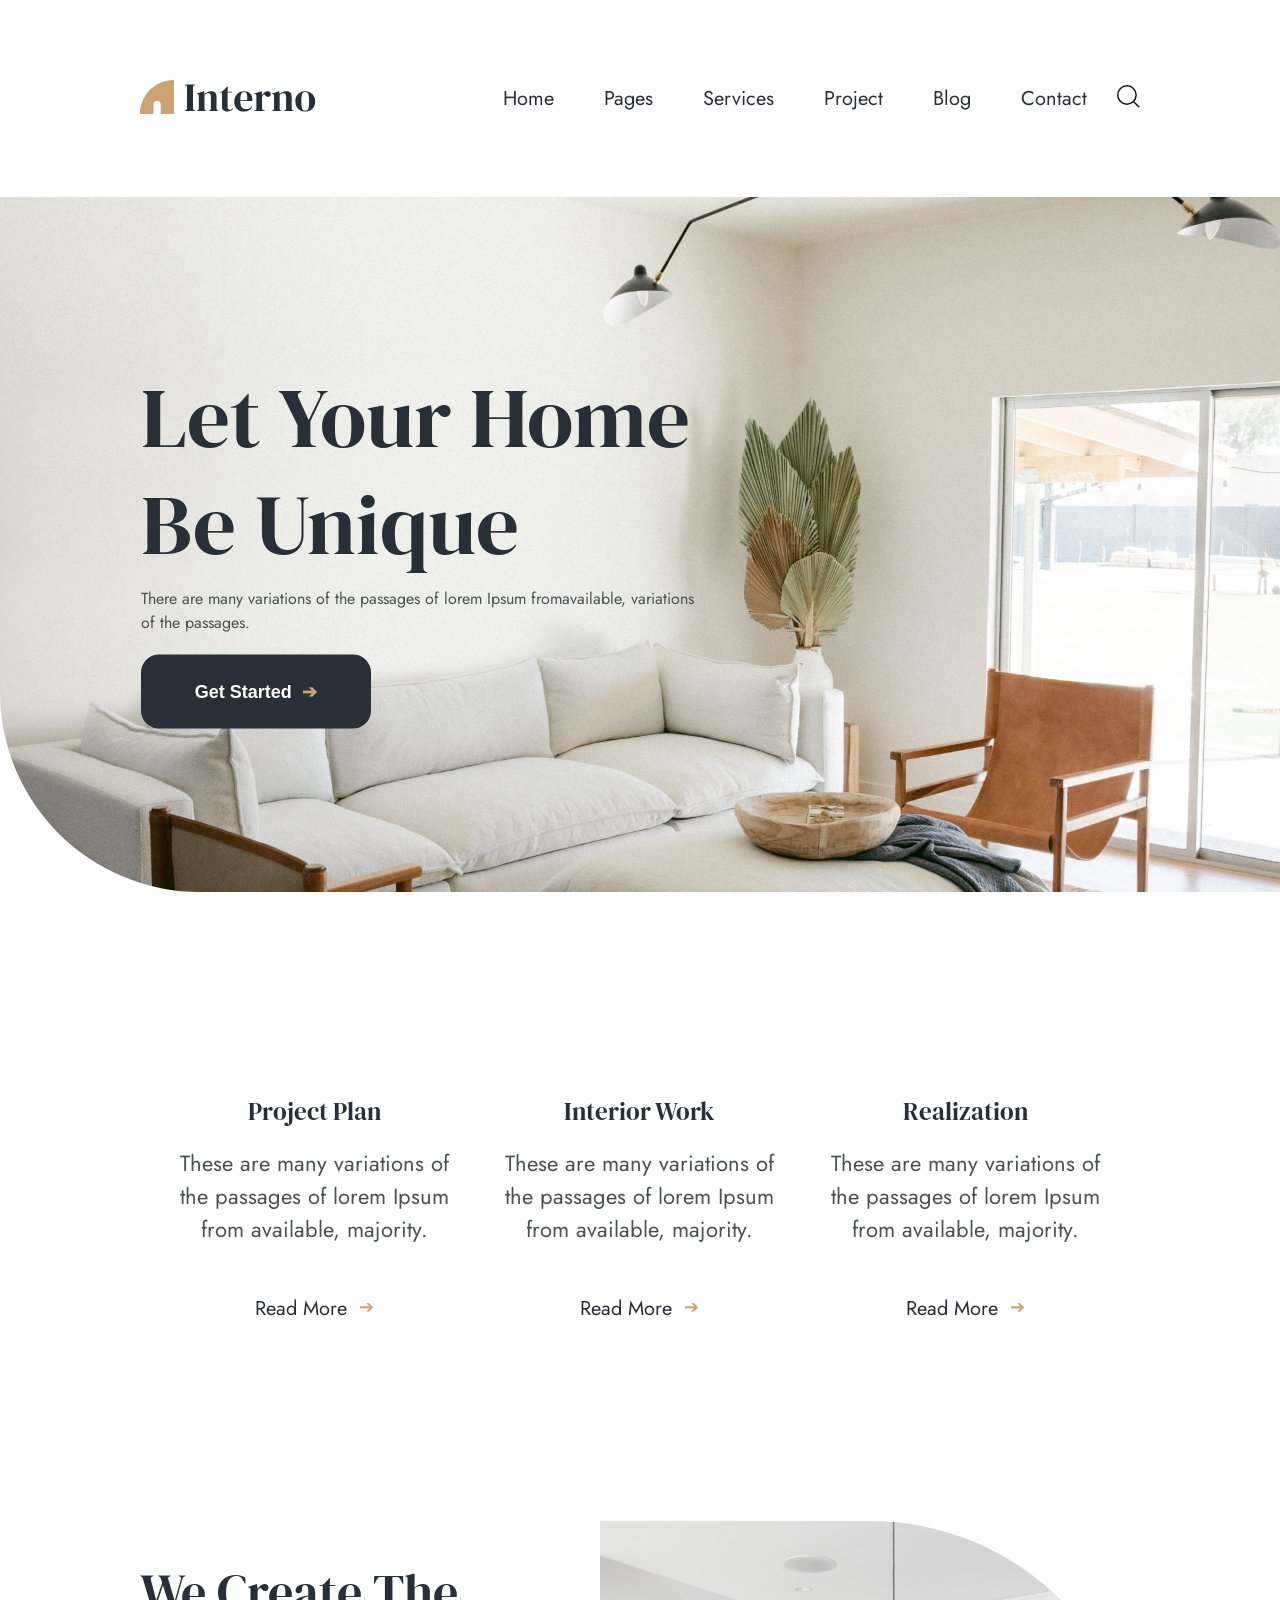
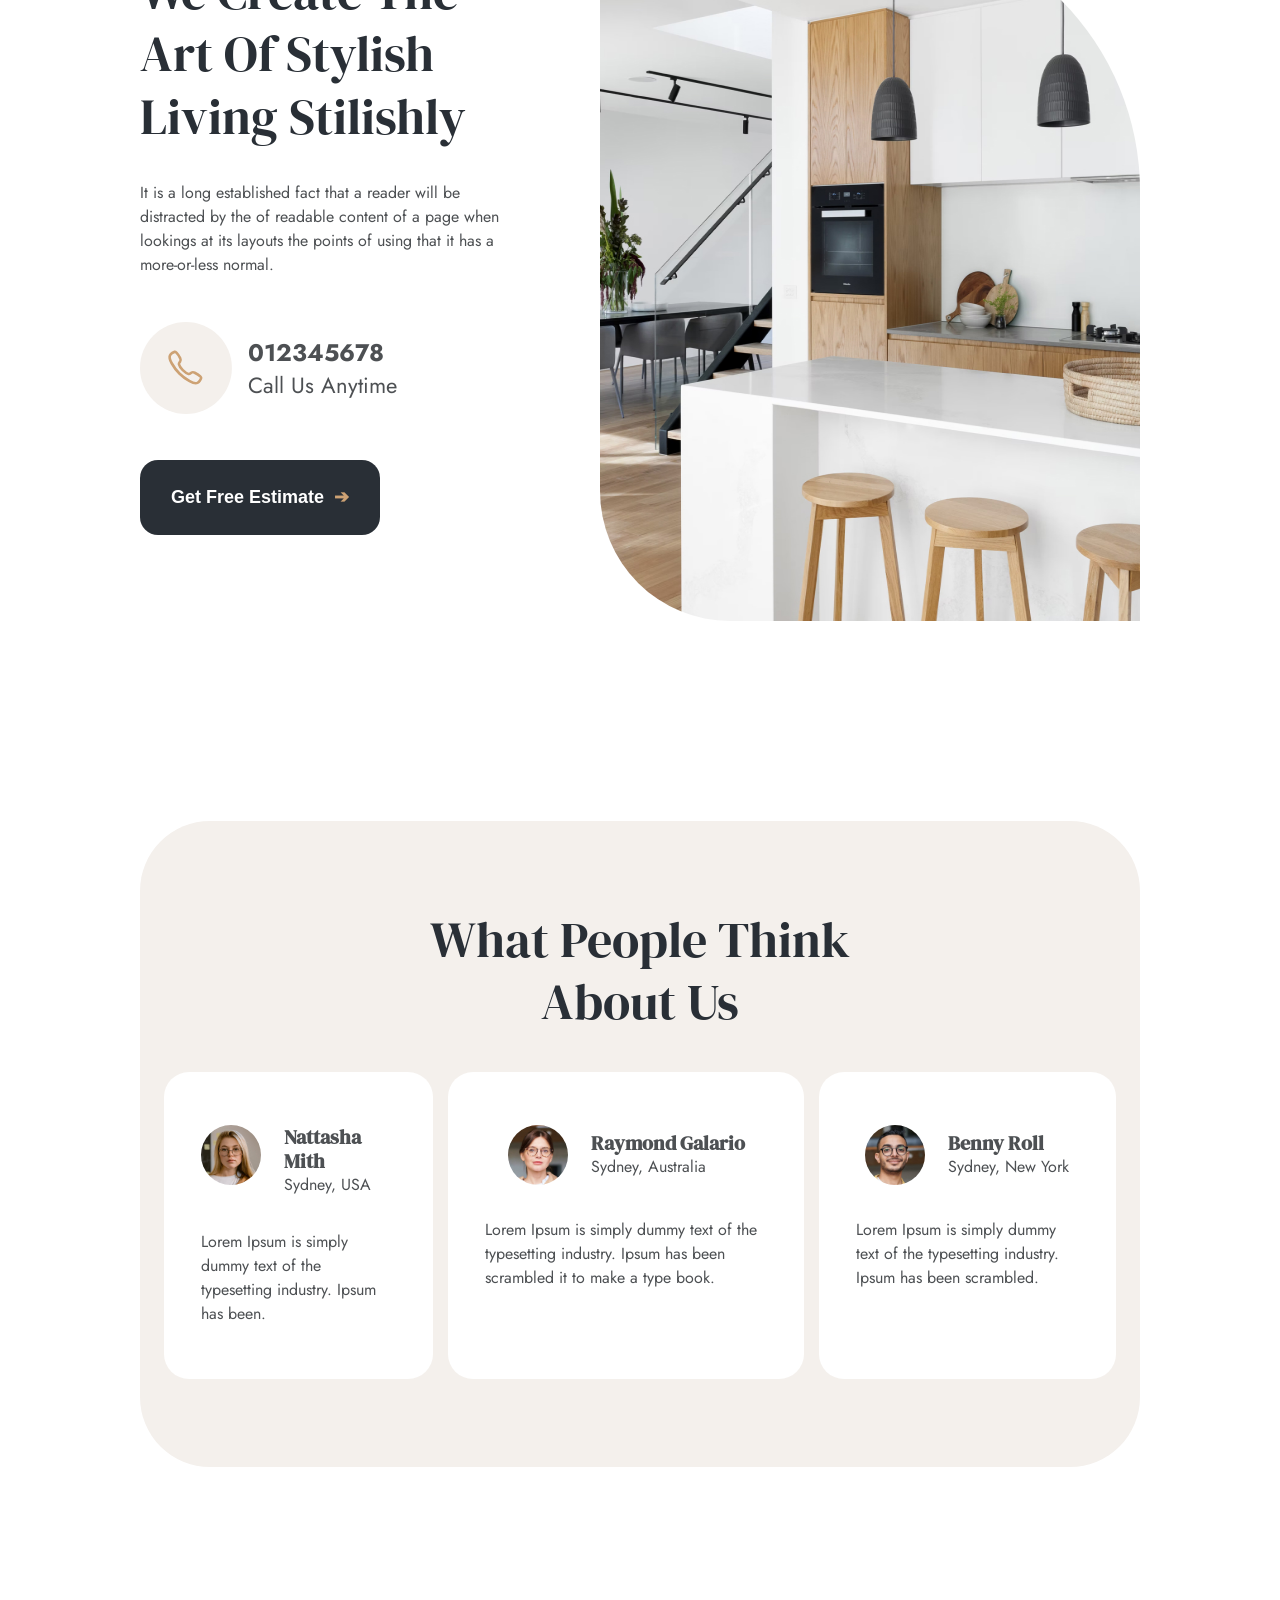
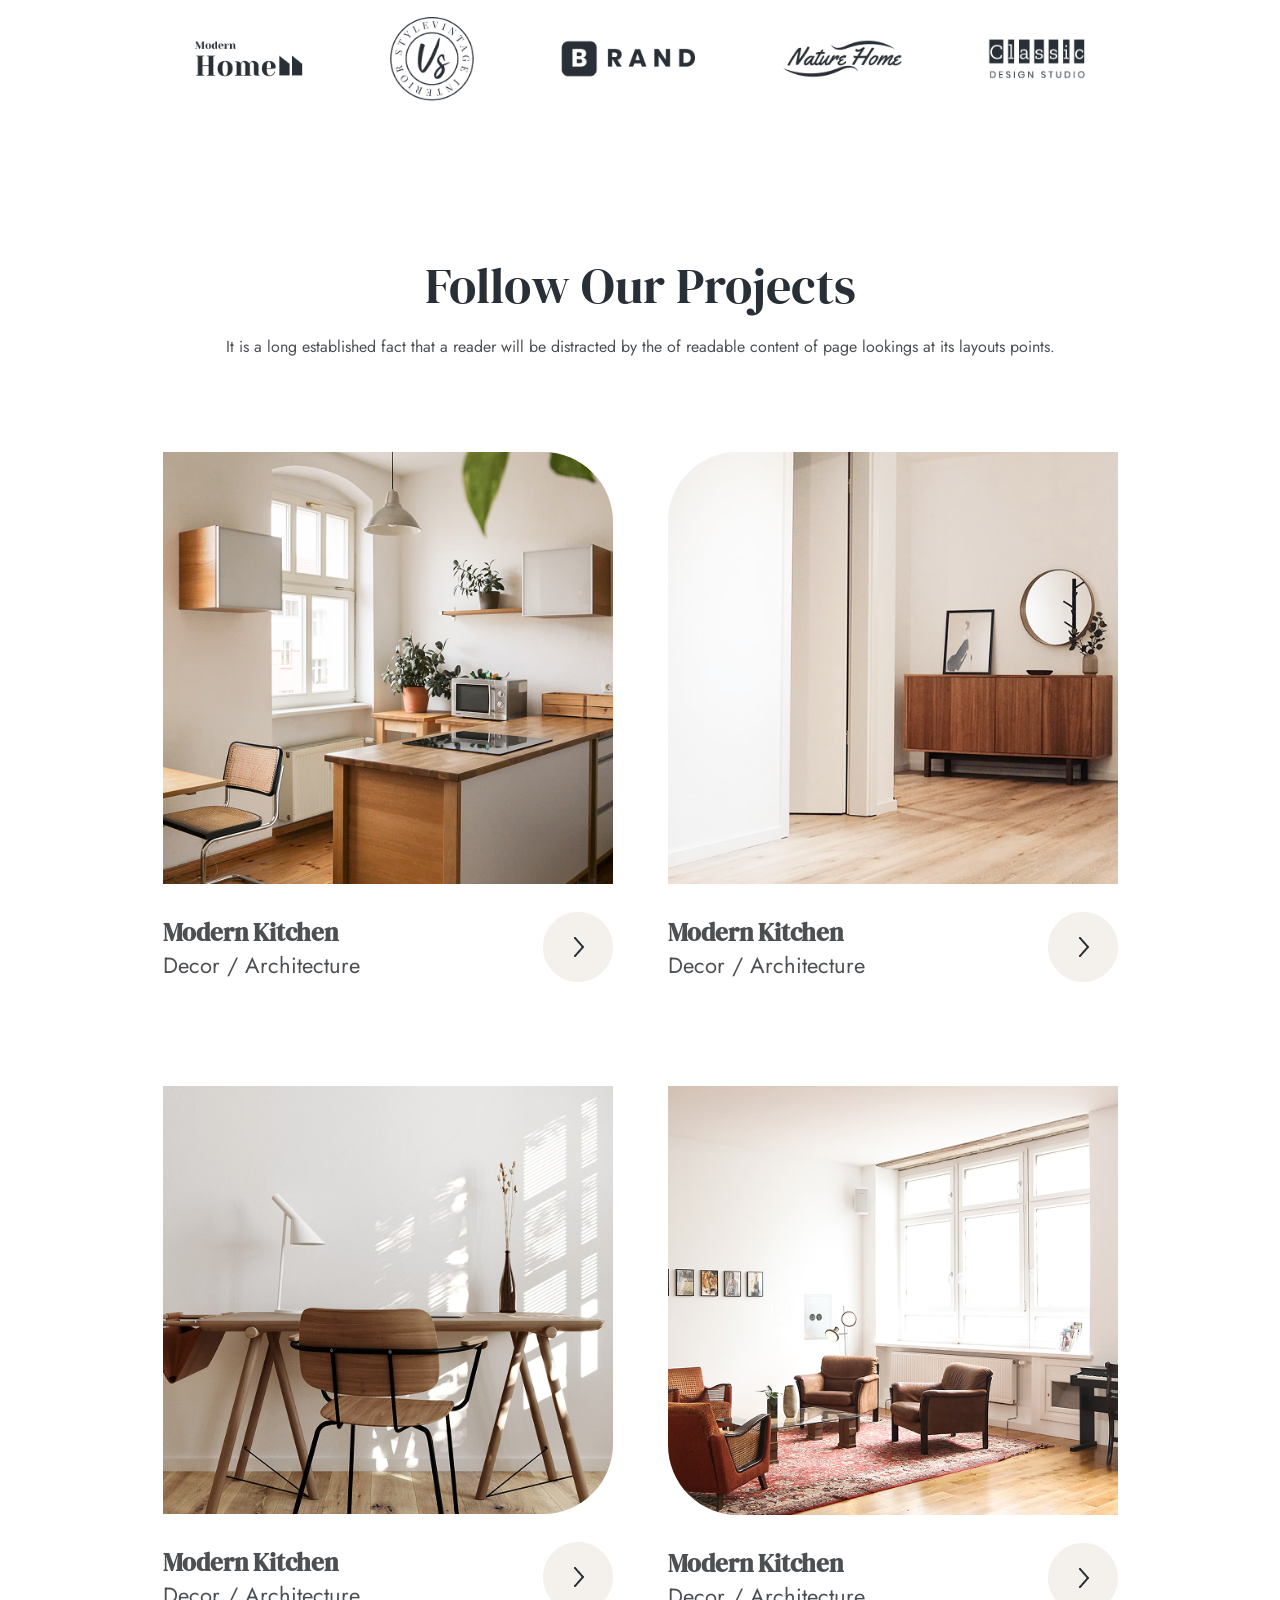
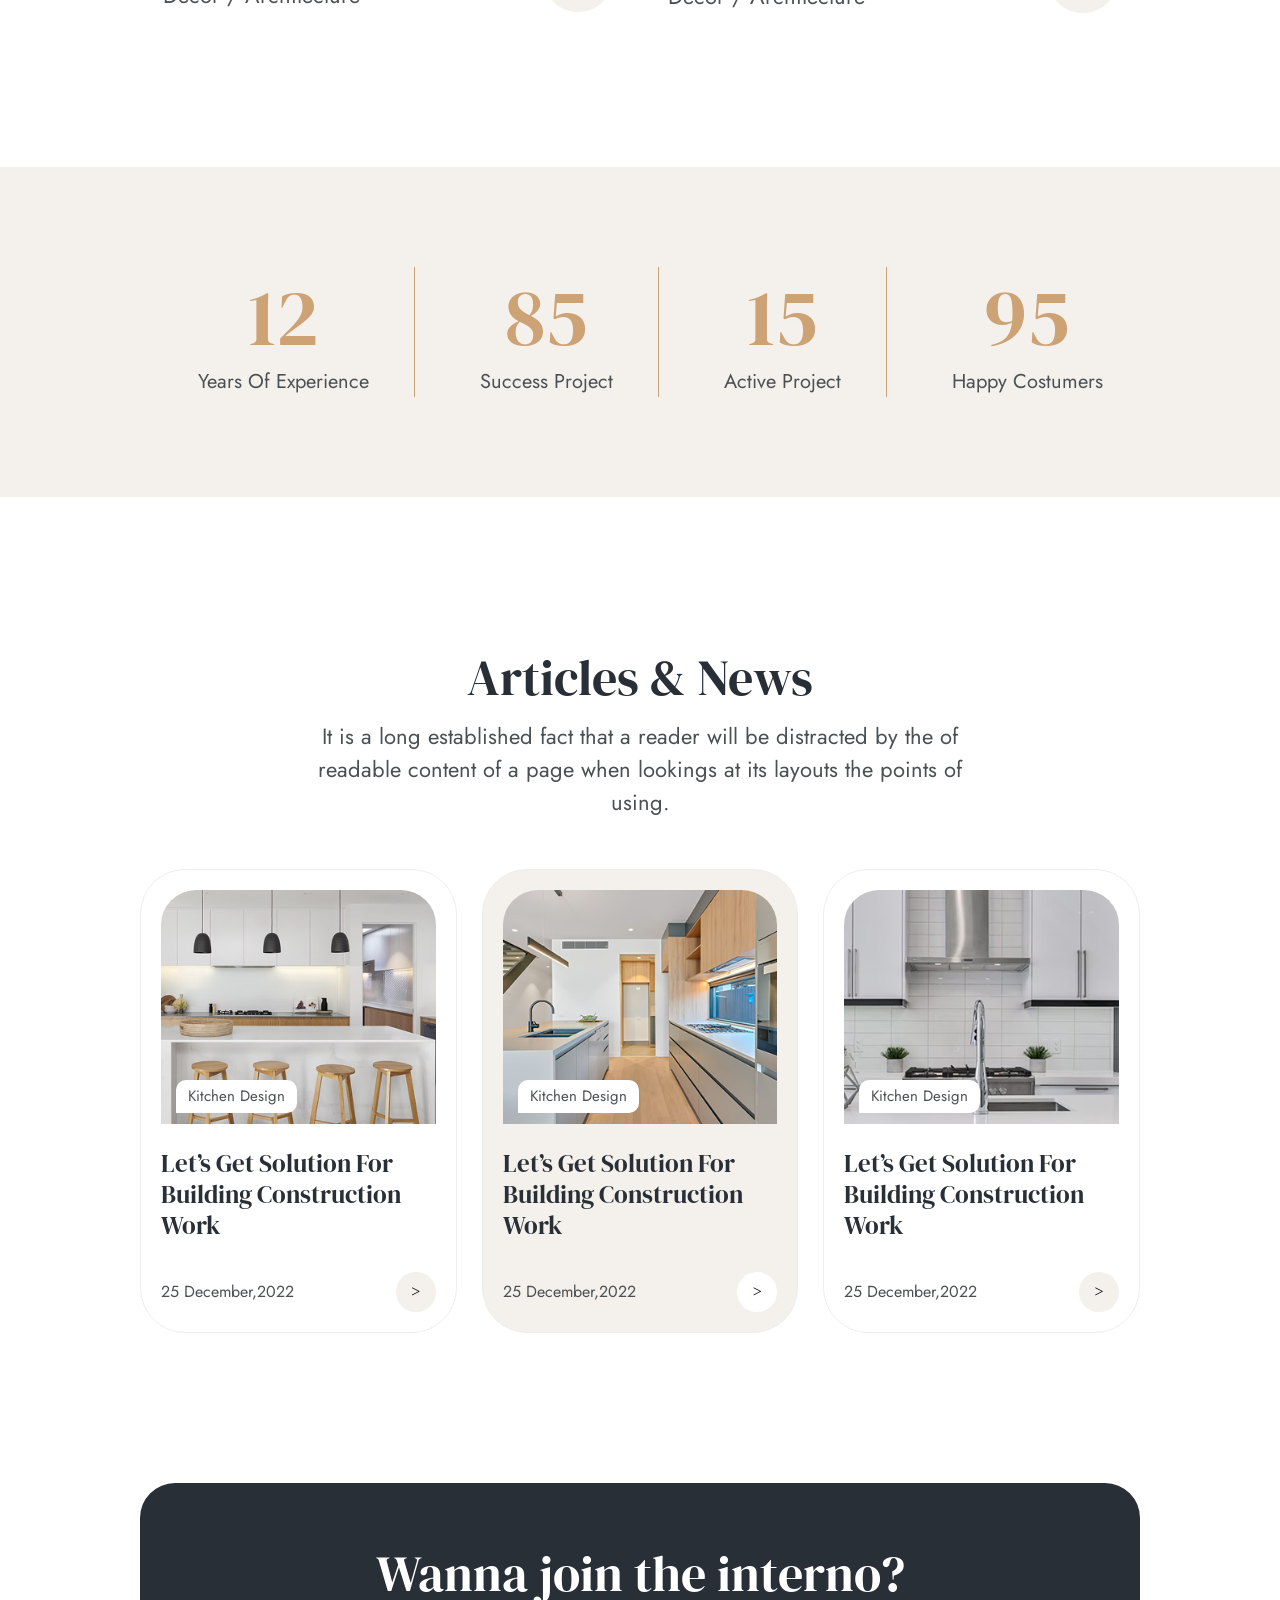
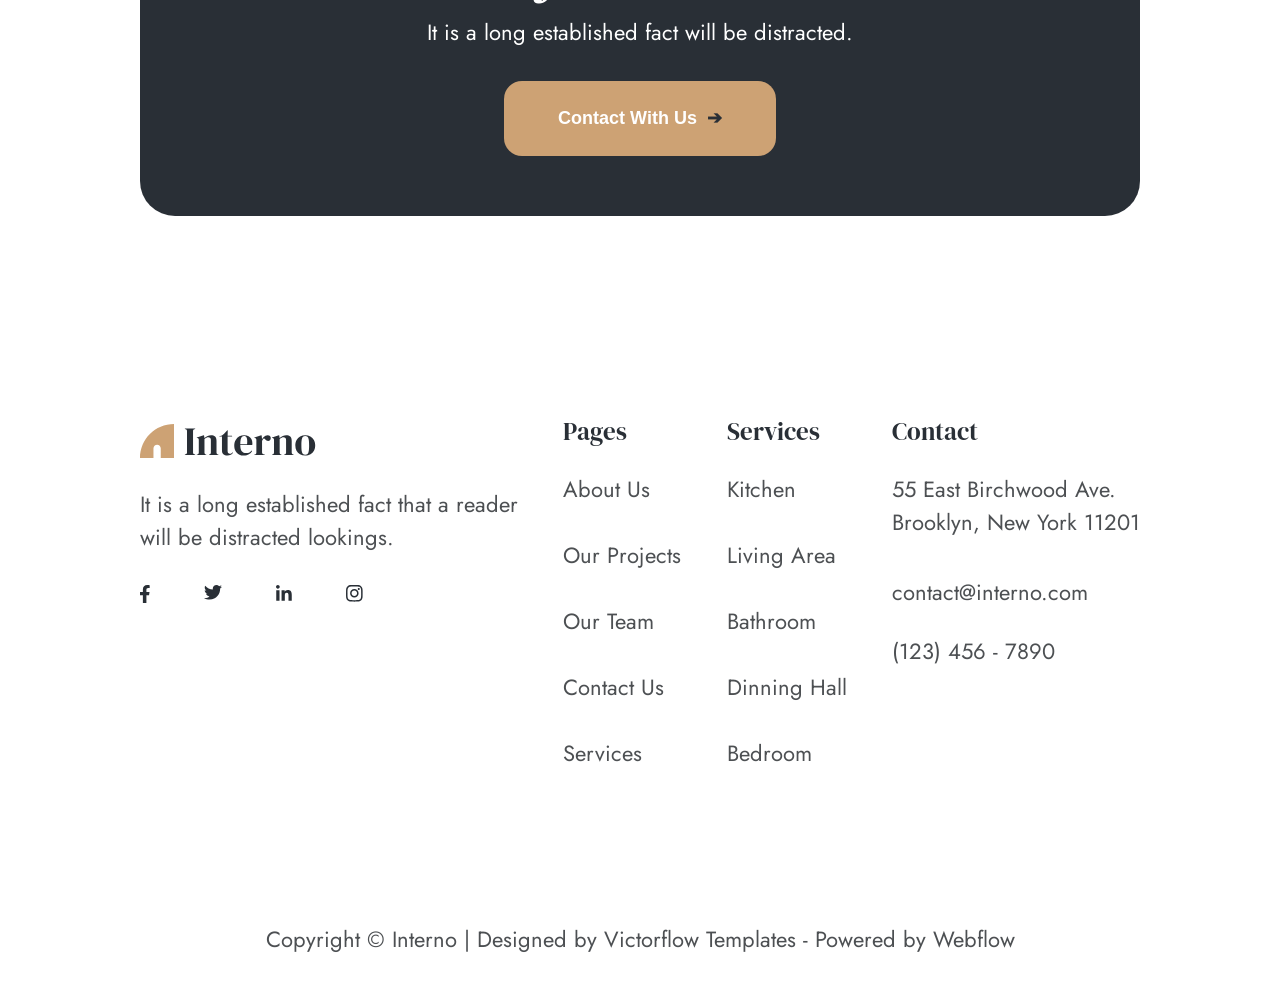
<file: html/index.html>
<!doctype html>
<html lang="en">
  <head>
    <meta charset="UTF-8" />
    <meta name="viewport" content="width=device-width, initial-scale=1.0" />
    <title>Homepage</title>

    <link rel="stylesheet" href="../css/index.css" />
    <link
      href="https://fonts.googleapis.com/css2?family=Jost:wght@400;500;600&display=swap"
      rel="stylesheet"
    />
    <link
      href="https://fonts.googleapis.com/css2?family=DM+Serif+Display&display=swap"
      rel="stylesheet"
    />
  </head>
  <body>
    <div class="main__wrapper">
      <header>
        <div>
          <figure class="logo">
            <img src="../images/Logo.svg" alt="logo" />
          </figure>

          <nav class="nav">
            <input type="checkbox" id="navCheck" class="nav__check" />

            <label for="navCheck" class="nav__toggle">☰</label>

            <div class="nav__links">
              <a href="../html/index.html">Home</a>

              <div class="nav__item dropdown">
                <a href="#">Pages</a>
                <ul class="dropdown__menu">
                  <li><a href="../html/Project.html">Our Projects</a></li>
                  <li><a href="#">Professionals</a></li>
                  <li>
                    <a href="../html/Service-Single.html">Services Single</a>
                  </li>
                  <li><a href="../html/Pricing.html">Pricing Plan</a></li>
                  <li><a href="../html/blog.html">Blog</a></li>
                  <li><a href="#">FAQ</a></li>
                </ul>
              </div>

              <a href="../html/services.html">Services</a>
              <a href="../html/Project.html">Project</a>
              <a href="../html/blog.html">Blog</a>
              <a href="../html/contactUs.html">Contact</a>
            </div>

            <figure class="searchIcon">
              <img src="../images/Search Icon.svg" alt="search" />
            </figure>
          </nav>
        </div>
      </header>

      <main>
        <div class="hero">
          <img src="../images/homepage1.jpg" alt="Homepage Banner" />

          <div class="hero__content">
            <h1 class="display hero--display">Let Your Home Be Unique</h1>
            <p>
              There are many variations of the passages of lorem Ipsum
              fromavailable, variations of the passages.
            </p>
            <button>
              Get Started
              <span class="arrow">➔</span>
            </button>
          </div>
        </div>

        <section class="summaries">
          <article>
            <h3>Project Plan</h3>
            <p>
              These are many variations of the passages of lorem Ipsum from
              available, majority.
            </p>
            <div><a href="#">Read More</a> <span class="arrow">➔</span></div>
          </article>
          <article>
            <h3>Interior Work</h3>
            <p>
              These are many variations of the passages of lorem Ipsum from
              available, majority.
            </p>
            <div><a href="#">Read More</a> <span class="arrow">➔</span></div>
          </article>
          <article>
            <h3>Realization</h3>
            <p>
              These are many variations of the passages of lorem Ipsum from
              available, majority.
            </p>
            <div><a href="#">Read More </a> <span class="arrow">➔</span></div>
          </article>
        </section>

        <section class="estimate">
          <div class="estimate__text">
            <h1>We Create The Art Of Stylish Living Stilishly</h1>
            <p>
              It is a long established fact that a reader will be distracted by
              the of readable content of a page when lookings at its layouts the
              points of using that it has a more-or-less normal.
            </p>
            <div class="estimate__info">
              <img src="../images/Call Icon.svg" alt="call icon" />
              <p><span>012345678</span>Call Us Anytime</p>
            </div>
            <button>
              Get Free Estimate
              <span class="arrow">➔</span>
            </button>
          </div>
          <img
            class="estimate__kitchen"
            src="../images/homepage2.jpg"
            alt="Kitchen"
          />
        </section>

        <section class="aboutUs">
          <h1>What People Think About Us</h1>
          <div>
            <article>
              <div>
                <img
                  class="profile"
                  src="../images/nattasha.jpg"
                  alt="profile picture"
                />
                <p><span>Nattasha Mith</span>Sydney, USA</p>
              </div>
              <p class="description">
                Lorem Ipsum is simply dummy text of the typesetting industry.
                Ipsum has been.
              </p>
            </article>
            <article>
              <div>
                <img
                  class="profile"
                  src="../images/raymond.jpg"
                  alt="profile picture"
                />
                <p><span>Raymond Galario</span>Sydney, Australia</p>
              </div>
              <p class="description">
                Lorem Ipsum is simply dummy text of the typesetting industry.
                Ipsum has been scrambled it to make a type book.
              </p>
            </article>
            <article>
              <div>
                <img
                  class="profile"
                  src="../images/benny.jpg"
                  alt="profile picture"
                />
                <p><span>Benny Roll</span>Sydney, New York</p>
              </div>
              <p class="description">
                Lorem Ipsum is simply dummy text of the typesetting industry.
                Ipsum has been scrambled.
              </p>
            </article>
          </div>
        </section>
        <section class="clients">
          <img src="../images/Client Logo.png" alt="clients logo" />
        </section>
        <section class="ourProjects">
          <h1>Follow Our Projects</h1>
          <p class="description">
            It is a long established fact that a reader will be distracted by
            the of readable content of page lookings at its layouts points.
          </p>
          <div class="ourProjects__container">
            <div>
              <img
                class="example example--first"
                src="../images/ourProject1.png"
                alt="our project"
              />
              <div class="project__name">
                <p><span>Modern Kitchen</span>Decor / Architecture</p>
                <a href="#"
                  ><img src="../images/greaterThen-arrow.png" alt="arrow icon"
                /></a>
              </div>
            </div>
            <div>
              <img
                class="example example--second"
                src="../images/ourProject2.png"
                alt="our project"
              />
              <div class="project__name">
                <p><span>Modern Kitchen</span>Decor / Architecture</p>
                <a href="#"
                  ><img src="../images/greaterThen-arrow.png" alt="arrow icon"
                /></a>
              </div>
            </div>
            <div>
              <img
                class="example example--third"
                src="../images/ourProject3.png"
                alt="our project"
              />
              <div class="project__name">
                <p><span>Modern Kitchen</span>Decor / Architecture</p>
                <a href="#"
                  ><img src="../images/greaterThen-arrow.png" alt="arrow icon"
                /></a>
              </div>
            </div>
            <div>
              <img
                class="example example--fourth"
                src="../images/ourProject4.png"
                alt="our project"
              />
              <div class="project__name">
                <p><span>Modern Kitchen</span>Decor / Architecture</p>
                <a href="#"
                  ><img src="../images/greaterThen-arrow.png" alt="arrow icon"
                /></a>
              </div>
            </div>
          </div>
        </section>
        <section class="statistics">
          <article class="statistic">
            <h1 class="display">12</h1>
            <p>Years Of Experience</p>
          </article>
          <article class="statistic">
            <h1 class="display">85</h1>
            <p>Success Project</p>
          </article>
          <article class="statistic">
            <h1 class="display">15</h1>
            <p>Active Project</p>
          </article>
          <article class="statistic">
            <h1 class="display">95</h1>
            <p>Happy Costumers</p>
          </article>
        </section>

        <section class="news">
          <h1>Articles & News</h1>
          <p class="description">
            It is a long established fact that a reader will be distracted by
            the of readable content of a page when lookings at its layouts the
            points of using.
          </p>
          <div class="news__container">
            <div class="card">
              <div class="card__image">
                <img src="../images/news1.png" alt="" />
                <p class="tag">Kitchen Design</p>
              </div>

              <h3>Let’s Get Solution For Building Construction Work</h3>

              <div class="card__bottom">
                <p>25 December,2022</p>
                <div class="arrow">></div>
              </div>
            </div>
            <div class="card">
              <div class="card__image">
                <img src="../images/news2.png" alt="" />
                <p class="tag">Kitchen Design</p>
              </div>

              <h3>Let’s Get Solution For Building Construction Work</h3>

              <div class="card__bottom">
                <p>25 December,2022</p>
                <div class="arrow">></div>
              </div>
            </div>
            <div class="card">
              <div class="card__image">
                <img src="../images/news3.png" alt="" />
                <p class="tag">Kitchen Design</p>
              </div>

              <h3>Let’s Get Solution For Building Construction Work</h3>

              <div class="card__bottom">
                <p>25 December,2022</p>
                <div class="arrow">></div>
              </div>
            </div>
          </div>
        </section>

        <section class="contact">
          <h1>Wanna join the interno?</h1>
          <p>It is a long established fact will be distracted.</p>
          <button class="button--primary">
            Contact With Us <span class="arrow">➔</span>
          </button>
        </section>
      </main>

      <footer class="footer">
        <div class="footer__container">
          <div class="footer__col footer__col--brand">
            <figure>
              <a href=""><img src="../images/Logo.svg" alt="Interno Logo" /></a>
            </figure>
            <p class="footer__desc">
              It is a long established fact that a reader <br />
              will be distracted lookings.
            </p>

            <div class="footer__socials">
              <a href="https://www.facebook.com/"
                ><img src="../images/facebook icon.svg" alt="Facebook logo"
              /></a>
              <a href="https://x.com/"
                ><img src="../images/twitter.svg" alt="Twitter logo" />
              </a>
              <a href="https://www.linkedin.com/"
                ><img src="../images/linkedIn icon.svg" alt="LinkedIn logo"
              /></a>
              <a href="https://www.instagram.com/"
                ><img src="../images/instagram icon.svg" alt="Instagram icon"
              /></a>
            </div>
          </div>

          <div class="footer__col--pages">
            <h3>Pages</h3>
            <ul>
              <a href="../html/aboutUs.html"><li>About Us</li></a>
              <a href="../html/Project.html"><li>Our Projects</li></a>
              <a href=""><li>Our Team</li></a>
              <a href="../html/contactUs.html"><li>Contact Us</li></a>
              <a href="../html/services.html"><li>Services</li></a>
            </ul>
          </div>

          <div class="footer__col--services">
            <h3>Services</h3>
            <ul>
              <a href=""><li>Kitchen</li></a>
              <a href=""><li>Living Area</li></a>
              <a href=""><li>Bathroom</li></a>
              <a href=""><li>Dinning Hall</li></a>
              <a href=""><li>Bedroom</li></a>
            </ul>
          </div>

          <div class="footer__col--contact">
            <h3>Contact</h3>
            <p class="address">
              55 East Birchwood Ave.<br />Brooklyn, New York 11201
            </p>
            <a href=""><p class="email">contact@interno.com</p></a>
            <a href=""><p>(123) 456 - 7890</p></a>
          </div>
        </div>
        <div class="copyright">
          <p>
            Copyright © Interno | Designed by Victorflow Templates - Powered by
            Webflow
          </p>
        </div>
      </footer>
    </div>
  </body>
</html>
</file>
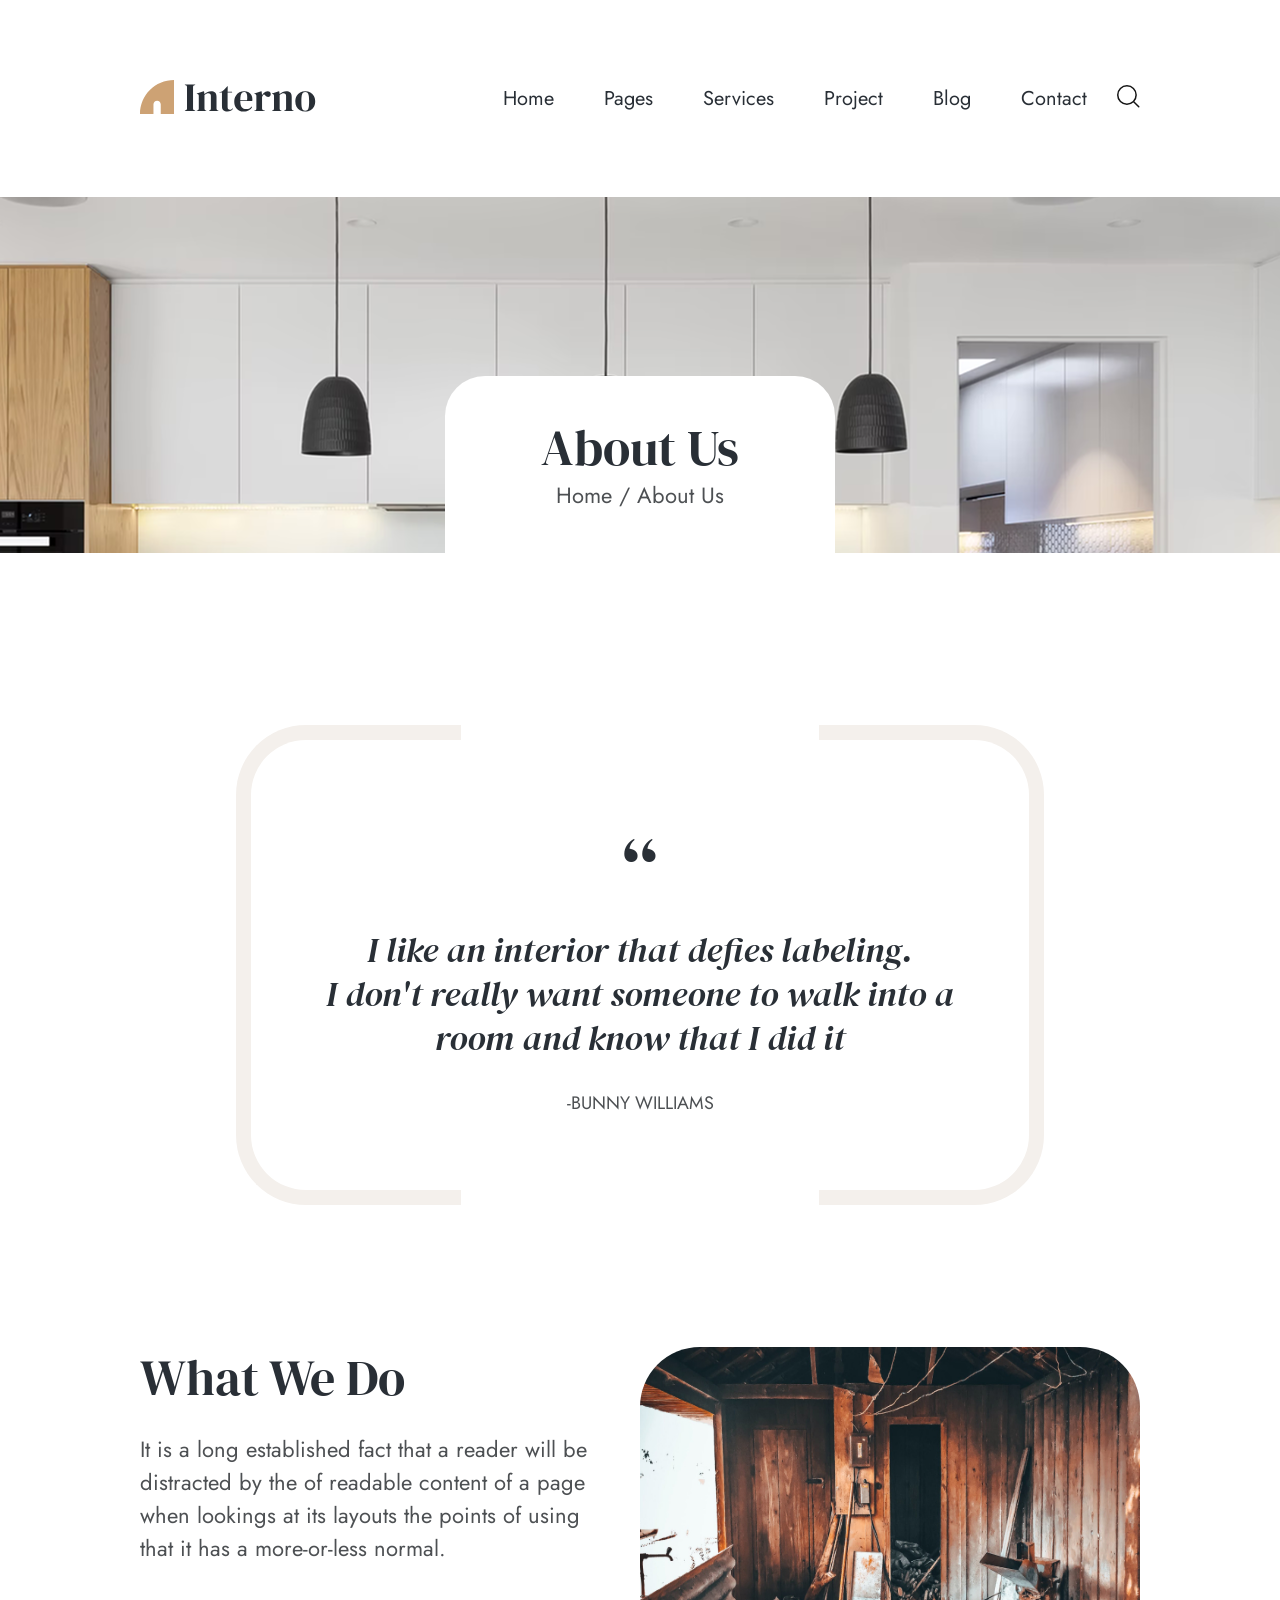
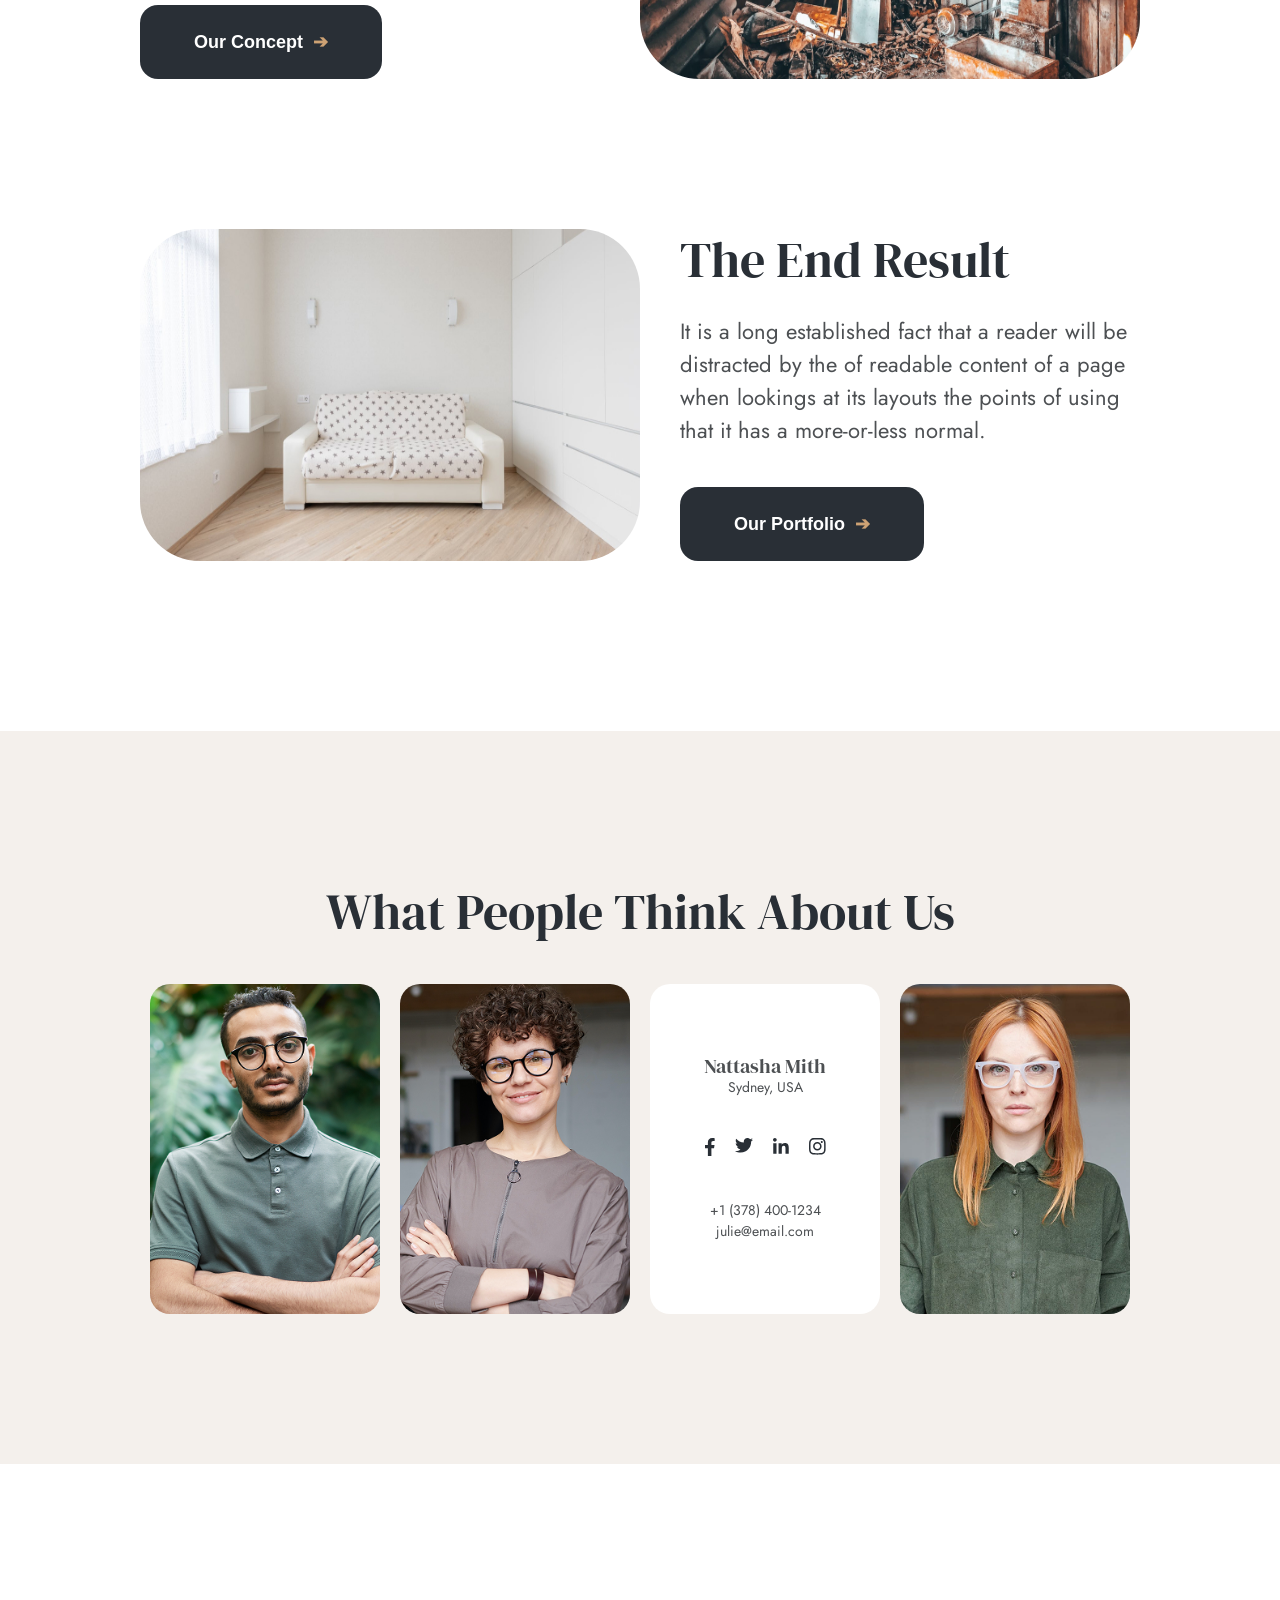
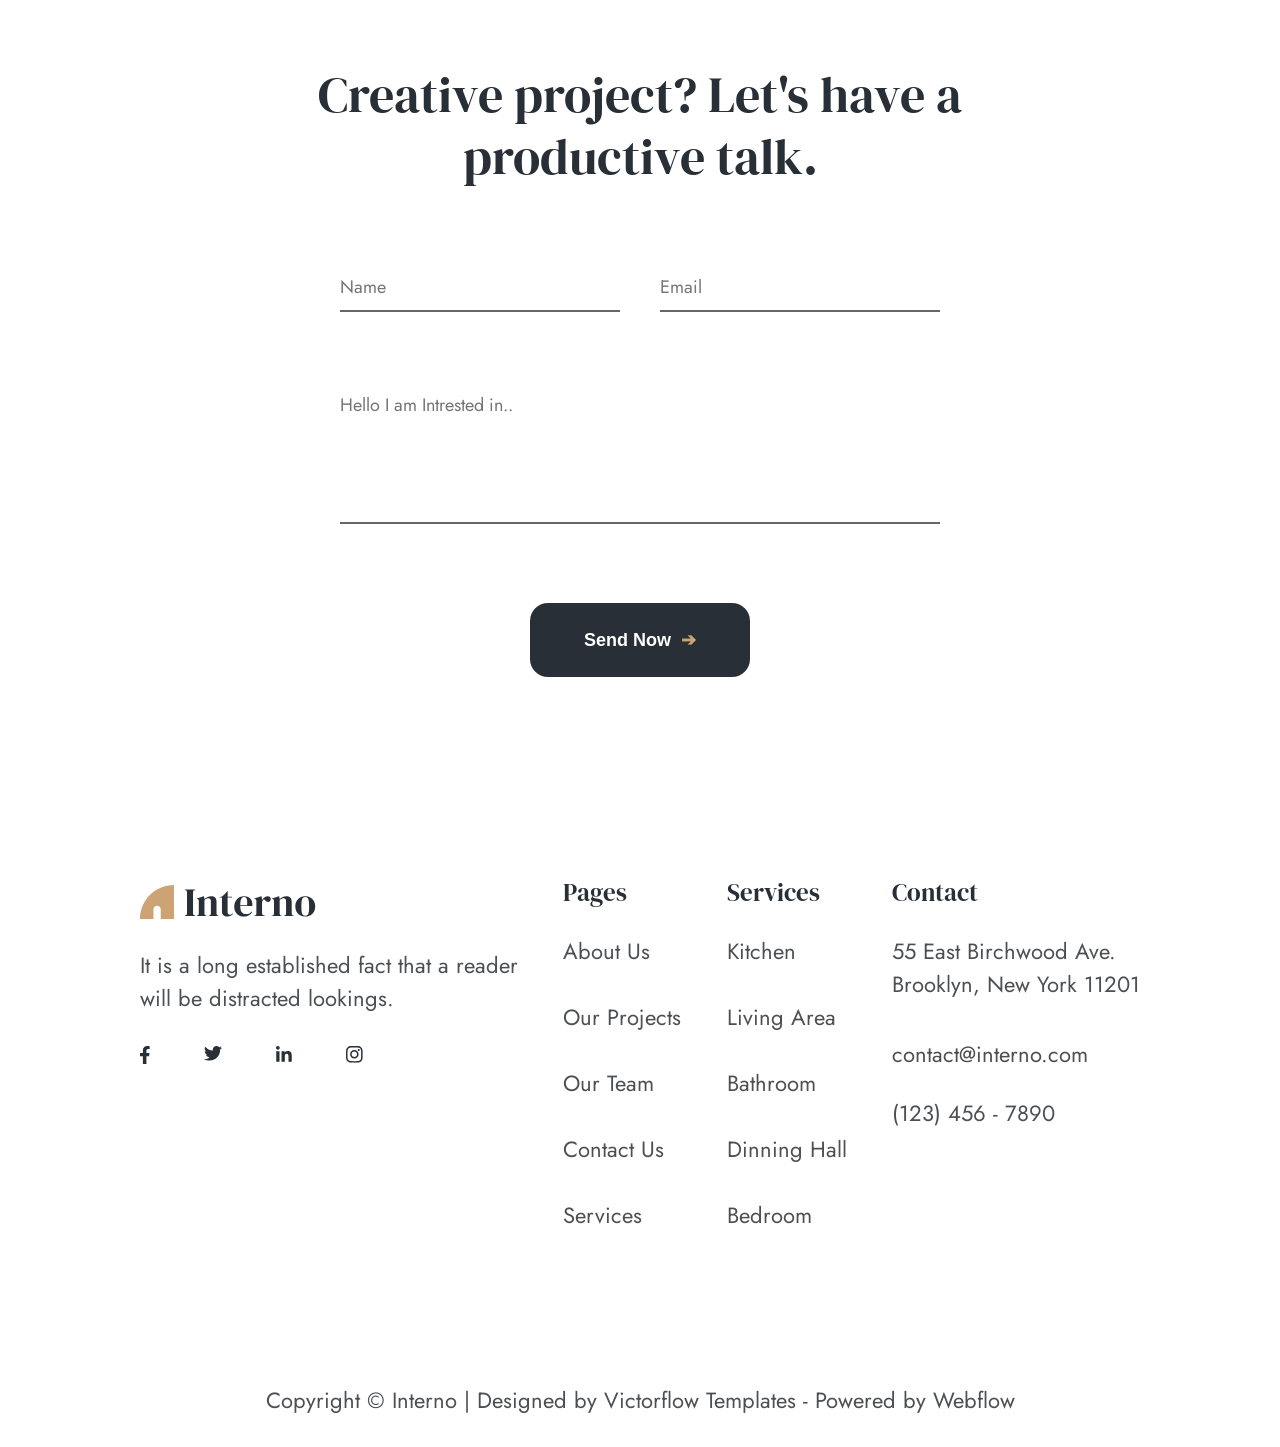
<file: html/aboutUs.html>
<!doctype html>
<html lang="en">
  <head>
    <meta charset="UTF-8" />
    <meta name="viewport" content="width=device-width, initial-scale=1.0" />
    <title>About Us</title>
    <link rel="stylesheet" href="../css/aboutUs.css" />
    <link
      href="https://fonts.googleapis.com/css2?family=Jost:wght@400;500;600&display=swap"
      rel="stylesheet"
    />
    <link
      href="https://fonts.googleapis.com/css2?family=DM+Serif+Display&display=swap"
      rel="stylesheet"
    />
  </head>
  <body>
    <div class="main__wrapper">
      <header>
        <div>
          <figure class="logo">
            <img src="../images/Logo.svg" alt="logo" />
          </figure>

          <nav class="nav">
            <input type="checkbox" id="navCheck" class="nav__check" />

            <label for="navCheck" class="nav__toggle">☰</label>

            <div class="nav__links">
              <a href="../html/index.html">Home</a>

              <div class="nav__item dropdown">
                <a href="#">Pages</a>
                <ul class="dropdown__menu">
                  <li><a href="../html/Project.html">Our Projects</a></li>
                  <li><a href="#">Professionals</a></li>
                  <li>
                    <a href="../html/Service-Single.html">Services Single</a>
                  </li>
                  <li><a href="../html/Pricing.html">Pricing Plan</a></li>
                  <li><a href="../html/blog.html">Blog</a></li>
                  <li><a href="#">FAQ</a></li>
                </ul>
              </div>

              <a href="../html/services.html">Services</a>
              <a href="../html/Project.html">Project</a>
              <a href="../html/blog.html">Blog</a>
              <a href="../html/contactUs.html">Contact</a>
            </div>

            <figure class="searchIcon">
              <img src="../images/Search Icon.svg" alt="search" />
            </figure>
          </nav>
        </div>
      </header>
      <main>
        <section class="hero">
          <div class="hero__box">
            <h1>About Us</h1>
            <p>Home / About Us</p>
          </div>
        </section>

        <section class="quote">
          <div class="quote__card">
            <span class="quote__icon">“</span>

            <h2>
              I like an interior that defies labeling. <br />
              I don't really want someone to walk into a <br />
              room and know that I did it
            </h2>

            <p class="author">-BUNNY WILLIAMS</p>
          </div>
        </section>

        <section class="job">
          <article class="job__concept">
            <div>
              <h1>What We Do</h1>
              <p>
                It is a long established fact that a reader will be distracted
                by the of readable content of a page when lookings at its
                layouts the points of using that it has a more-or-less normal.
              </p>
              <button>
                Our Concept
                <span class="arrow">➔</span>
              </button>
            </div>
            <img src="../images/aboutus1.jpg" alt="broken house" />
          </article>
          <article class="job__concept job__concept--portfolio">
            <div>
              <h1>The End Result</h1>
              <p>
                It is a long established fact that a reader will be distracted
                by the of readable content of a page when lookings at its
                layouts the points of using that it has a more-or-less normal.
              </p>
              <button>
                Our Portfolio
                <span class="arrow">➔</span>
              </button>
            </div>
            <img src="../images/aboutus2.jpg" alt="fixed house" />
          </article>
        </section>

        <section class="employes">
          <h1>What People Think About Us</h1>
          <div class="employes__info">
            <div class="employe">
              <img
                class="employe__profile"
                src="../images/employe1.png"
                alt="employe picture"
              />
            </div>
            <div class="employe">
              <img
                class="employe__profile"
                src="../images/employe2.png"
                alt="employe picture"
              />
            </div>
            <div class="employe employe--details">
              <p><span class="name">Nattasha Mith</span>Sydney, USA</p>
              <div class="footer__socials">
                <a href="https://www.facebook.com/"
                  ><img src="../images/facebook icon.svg" alt="Facebook logo"
                /></a>
                <a href="https://x.com/"
                  ><img src="../images/twitter.svg" alt="Twitter logo" />
                </a>
                <a href="https://www.linkedin.com/"
                  ><img src="../images/linkedIn icon.svg" alt="LinkedIn logo"
                /></a>
                <a href="https://www.instagram.com/"
                  ><img src="../images/instagram icon.svg" alt="Instagram icon"
                /></a>
              </div>
              <p><span>+1 (378) 400-1234 </span>julie@email.com</p>
            </div>

            <div class="employe">
              <img
                class="employe__profile"
                src="../images/employe3.png"
                alt="employe picture"
              />
            </div>
          </div>
        </section>

        <section class="contact">
          <h1>Creative project? Let's have a productive talk.</h1>
          <form class="contact__form">
            <div class="form__row">
              <input type="text" placeholder="Name" />
              <input type="email" placeholder="Email" />
            </div>
            <textarea placeholder="Hello I am Intrested in.."></textarea>
          </form>
          <button>
            Send Now
            <span class="arrow">➔</span>
          </button>
        </section>
      </main>

      <footer class="footer">
        <div class="footer__container">
          <div class="footer__col footer__col--brand">
            <figure>
              <a href=""><img src="../images/Logo.svg" alt="Interno Logo" /></a>
            </figure>
            <p class="footer__desc">
              It is a long established fact that a reader <br />
              will be distracted lookings.
            </p>

            <div class="footer__socials">
              <a href="https://www.facebook.com/"
                ><img src="../images/facebook icon.svg" alt="Facebook logo"
              /></a>
              <a href="https://x.com/"
                ><img src="../images/twitter.svg" alt="Twitter logo" />
              </a>
              <a href="https://www.linkedin.com/"
                ><img src="../images/linkedIn icon.svg" alt="LinkedIn logo"
              /></a>
              <a href="https://www.instagram.com/"
                ><img src="../images/instagram icon.svg" alt="Instagram icon"
              /></a>
            </div>
          </div>

          <div class="footer__col--pages">
            <h3>Pages</h3>
            <ul>
              <a href="../html/aboutUs.html"><li>About Us</li></a>
              <a href="../html/Project.html"><li>Our Projects</li></a>
              <a href=""><li>Our Team</li></a>
              <a href="../html/contactUs.html"><li>Contact Us</li></a>
              <a href="../html/services.html"><li>Services</li></a>
            </ul>
          </div>

          <div class="footer__col--services">
            <h3>Services</h3>
            <ul>
              <a href=""><li>Kitchen</li></a>
              <a href=""><li>Living Area</li></a>
              <a href=""><li>Bathroom</li></a>
              <a href=""><li>Dinning Hall</li></a>
              <a href=""><li>Bedroom</li></a>
            </ul>
          </div>

          <div class="footer__col--contact">
            <h3>Contact</h3>
            <p class="address">
              55 East Birchwood Ave.<br />Brooklyn, New York 11201
            </p>
            <a href=""><p class="email">contact@interno.com</p></a>
            <a href=""><p>(123) 456 - 7890</p></a>
          </div>
        </div>
        <div class="copyright">
          <p>
            Copyright © Interno | Designed by Victorflow Templates - Powered by
            Webflow
          </p>
        </div>
      </footer>
    </div>
  </body>
</html>
</file>
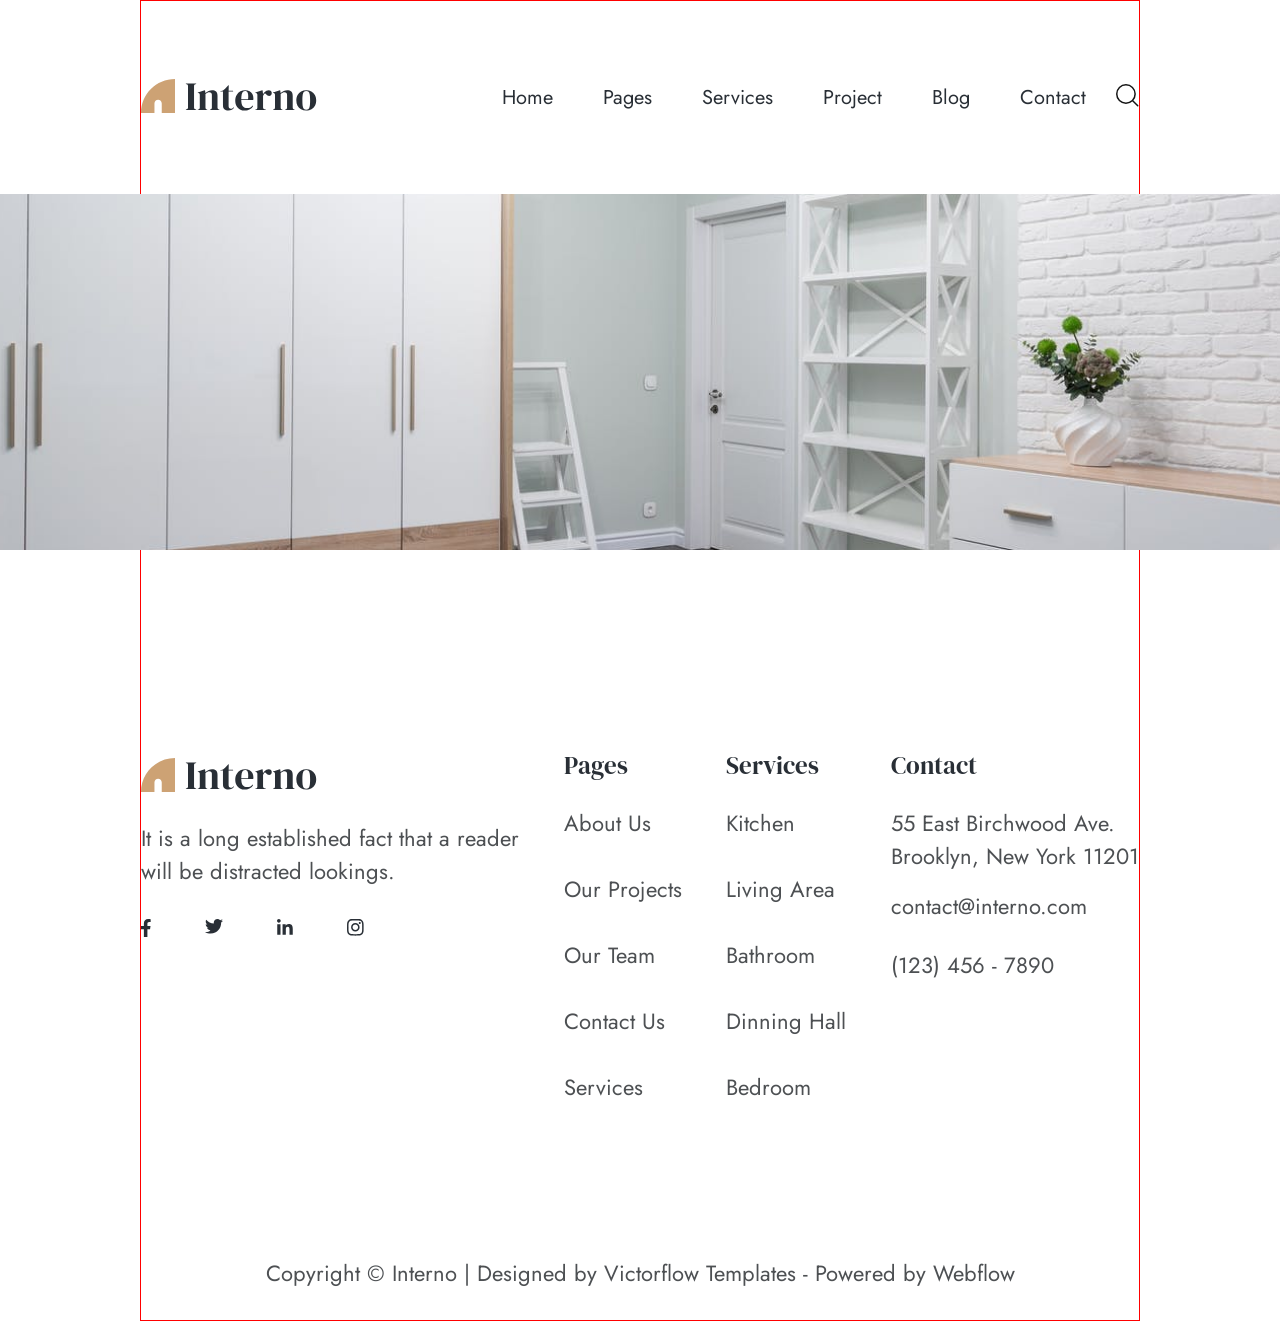
<file: html/blog-details.html>
<!doctype html>
<html lang="en">
  <head>
    <meta charset="UTF-8" />
    <meta name="viewport" content="width=device-width, initial-scale=1.0" />
    <title>Blog Details</title>

    <link rel="stylesheet" href="../css/blog-details.css" />

    <link
      href="https://fonts.googleapis.com/css2?family=Jost:wght@400;500;600&display=swap"
      rel="stylesheet"
    />
    <link
      href="https://fonts.googleapis.com/css2?family=DM+Serif+Display&display=swap"
      rel="stylesheet"
    />
  </head>
  <body>
    <div class="main__wrapper">
      <header>
        <div>
          <figure class="logo">
            <img src="../images/Logo.svg" alt="logo" />
          </figure>
          <nav>
            <div class="nav__links">
              <a href="#" title="Home">Home</a>

              <div class="nav__item dropdown">
                <a href="#" title="Pages">Pages</a>
                <ul class="dropdown__menu">
                  <li><a href="#">Our Projects</a></li>
                  <li><a href="#">Proffesionals</a></li>
                  <li><a href="#">Services Single</a></li>
                  <li><a href="#">Pricing Plan</a></li>
                  <li><a href="#">Blog</a></li>
                  <li><a href="#">FAQ</a></li>
                </ul>
              </div>

              <a href="#" title="Services">Services</a>
              <a href="#" title="Project">Project</a>
              <a href="#" title="Blog">Blog</a>
              <a href="#" title="Contact">Contact</a>
            </div>

            <figure class="searchIcon">
              <img src="../images/Search Icon.svg" alt="search" />
            </figure>
          </nav>
        </div>
      </header>

      <section class="hero"></section>

      <footer class="footer">
        <div class="footer__container">
          <div class="footer__col footer__col--brand">
            <figure>
              <a href=""><img src="../images/Logo.svg" alt="Interno Logo" /></a>
            </figure>
            <p class="footer__desc">
              It is a long established fact that a reader <br />
              will be distracted lookings.
            </p>

            <div class="footer__socials">
              <a href="https://www.facebook.com/"
                ><img src="../images/facebook icon.svg" alt="Facebook logo"
              /></a>
              <a href="https://x.com/"
                ><img src="../images/twitter.svg" alt="Twitter logo" />
              </a>
              <a href="https://www.linkedin.com/"
                ><img src="../images/linkedIn icon.svg" alt="LinkedIn logo"
              /></a>
              <a href="https://www.instagram.com/"
                ><img src="../images/instagram icon.svg" alt="Instagram icon"
              /></a>
            </div>
          </div>

          <div class="footer__col--pages">
            <h3>Pages</h3>
            <ul>
              <a href=""><li>About Us</li></a>
              <a href=""><li>Our Projects</li></a>
              <a href=""><li>Our Team</li></a>
              <a href=""><li>Contact Us</li></a>
              <a href=""><li>Services</li></a>
            </ul>
          </div>

          <div class="footer__col--services">
            <h3>Services</h3>
            <ul>
              <a href=""><li>Kitchen</li></a>
              <a href=""><li>Living Area</li></a>
              <a href=""><li>Bathroom</li></a>
              <a href=""><li>Dinning Hall</li></a>
              <a href=""><li>Bedroom</li></a>
            </ul>
          </div>

          <div class="footer__col--contact">
            <h3>Contact</h3>
            <p>55 East Birchwood Ave.<br />Brooklyn, New York 11201</p>
            <a href=""><p class="email">contact@interno.com</p></a>
            <a href=""><p>(123) 456 - 7890</p></a>
          </div>
        </div>
        <div class="copyright">
          <p>
            Copyright © Interno | Designed by Victorflow Templates - Powered by
            Webflow
          </p>
        </div>
      </footer>
    </div>
  </body>
</html>
</file>
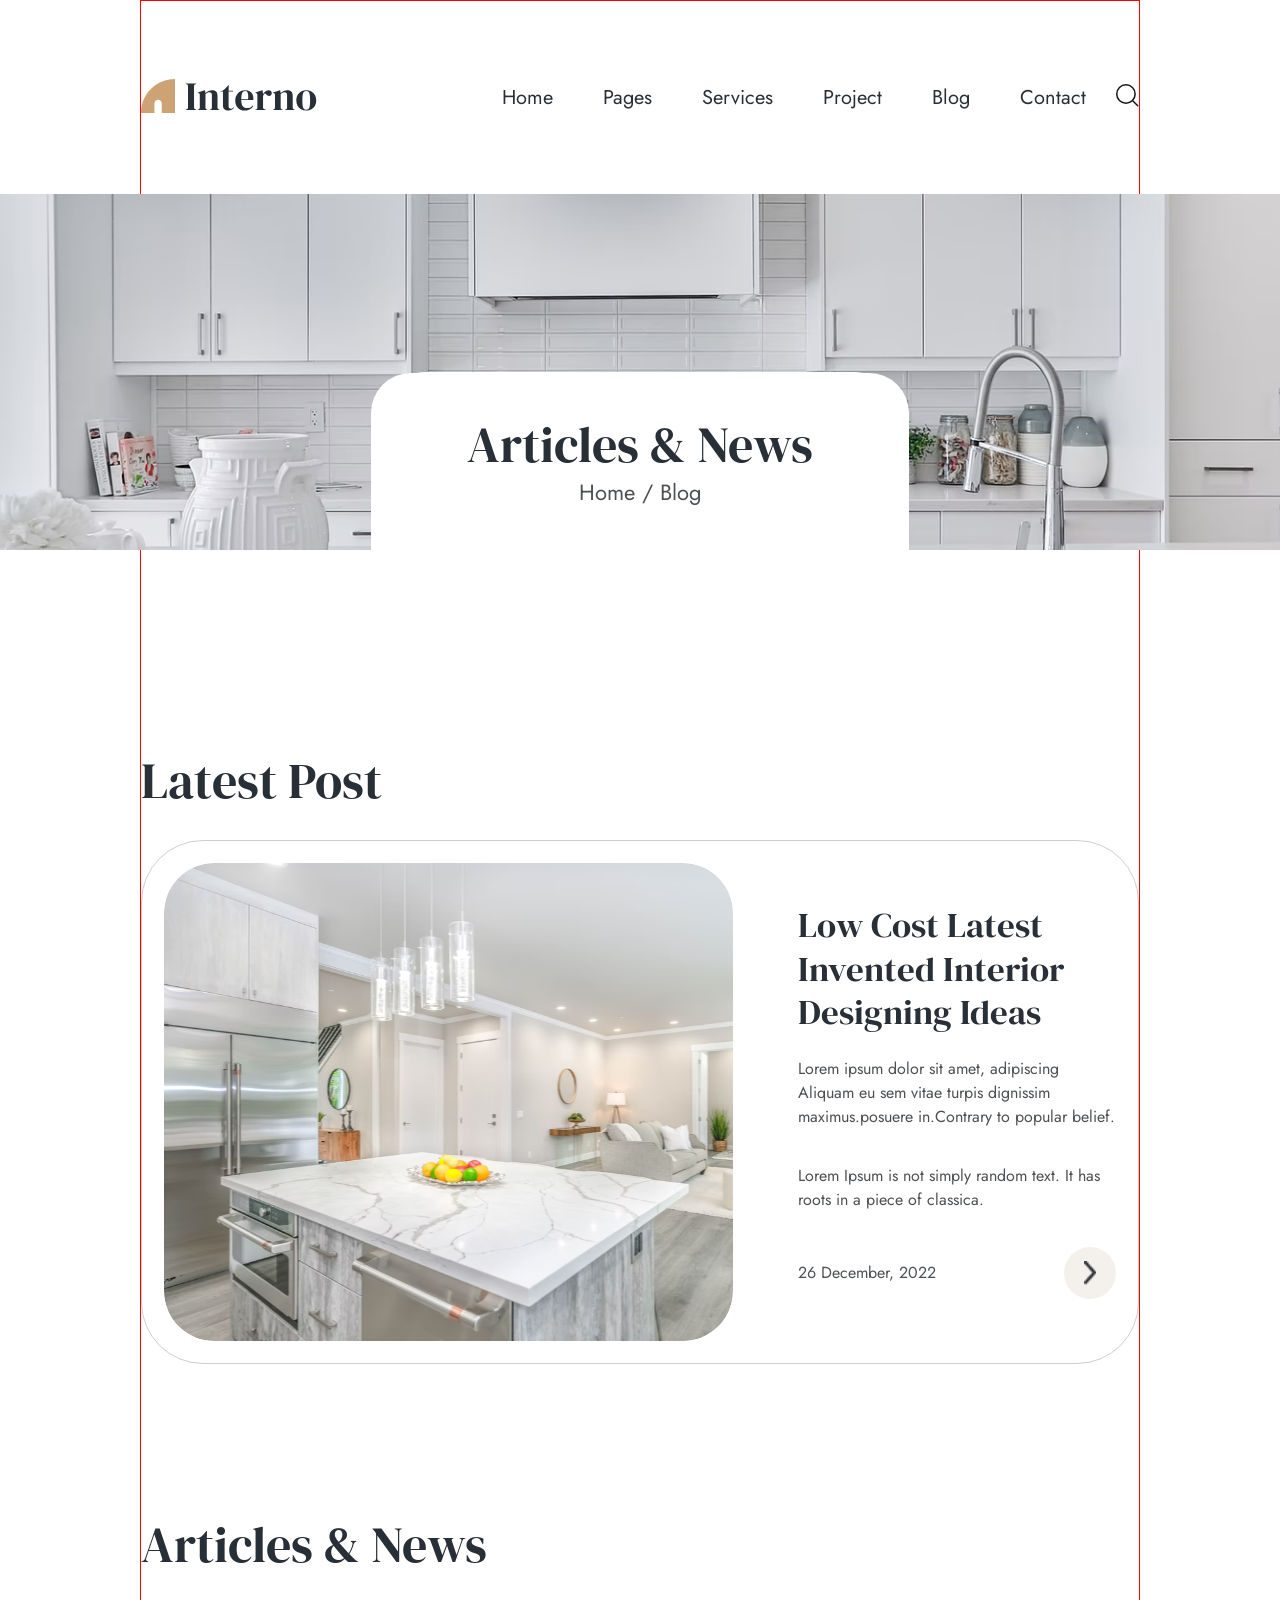
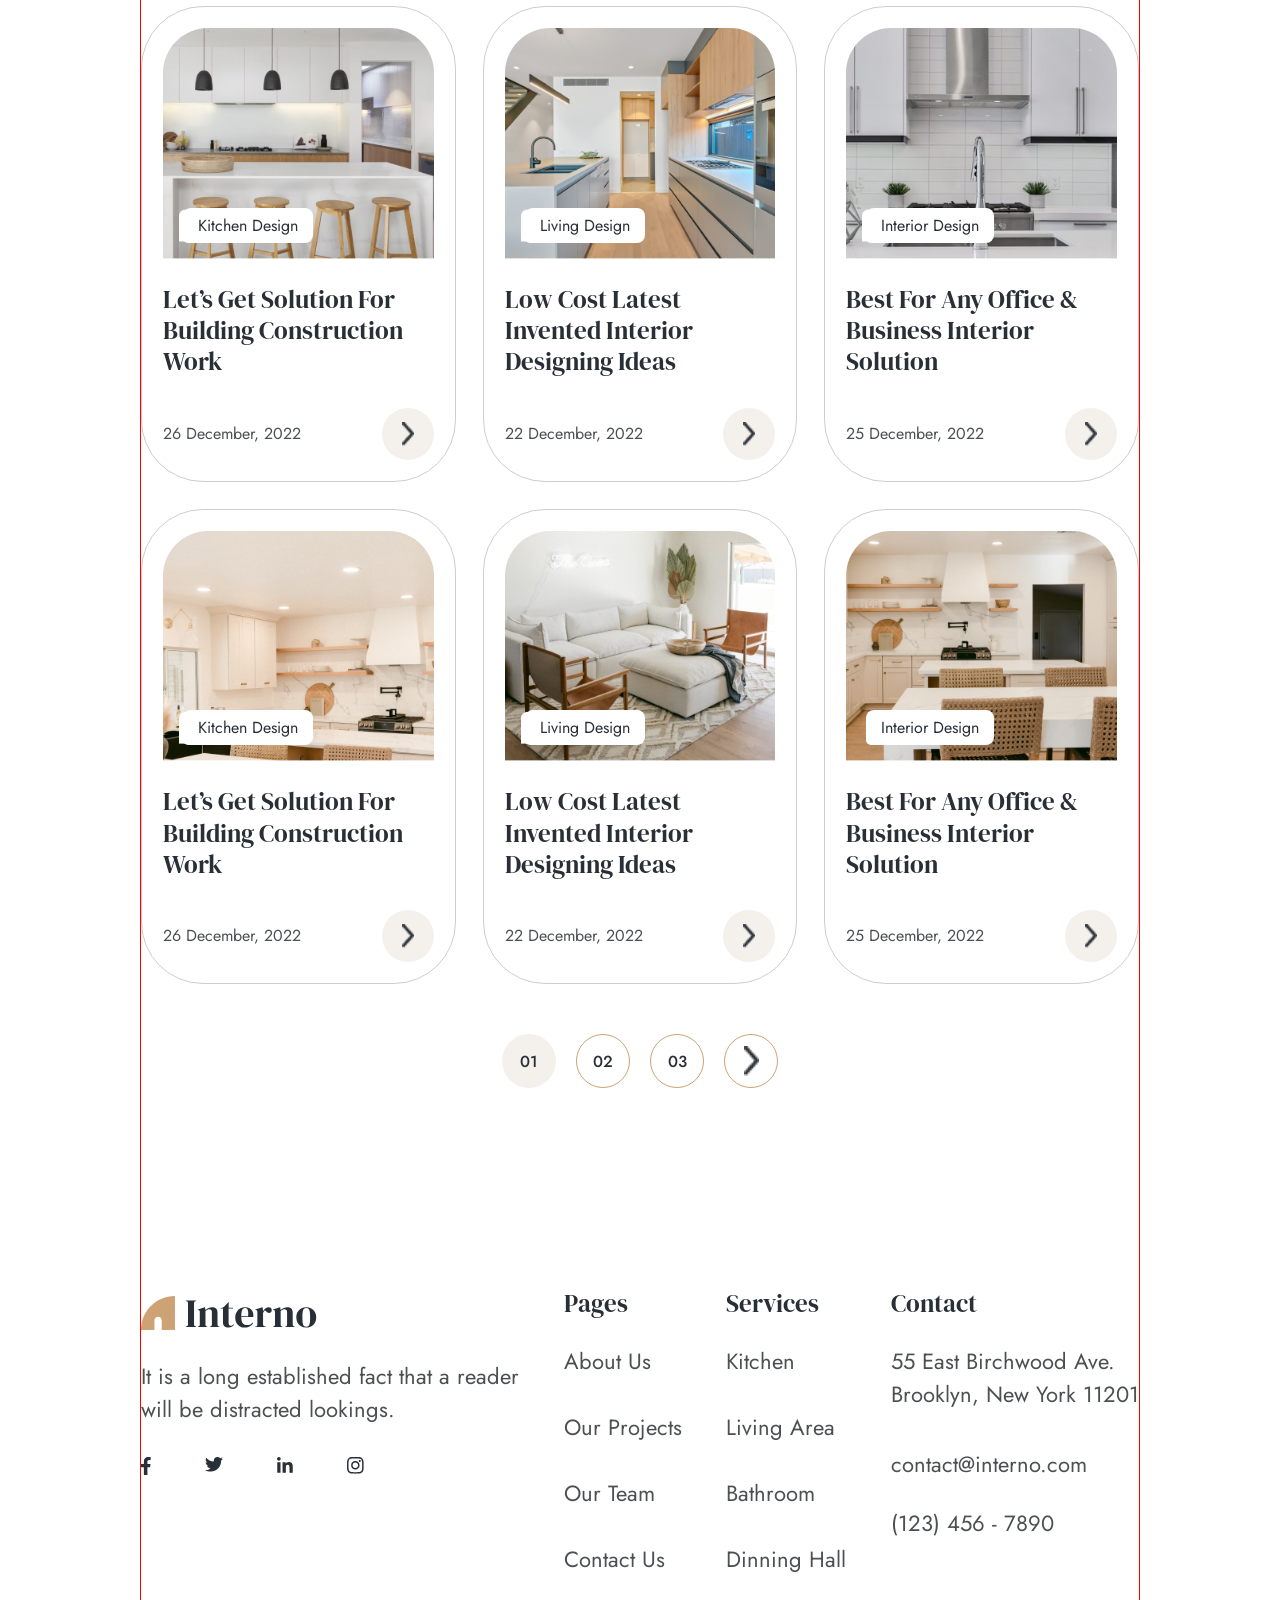
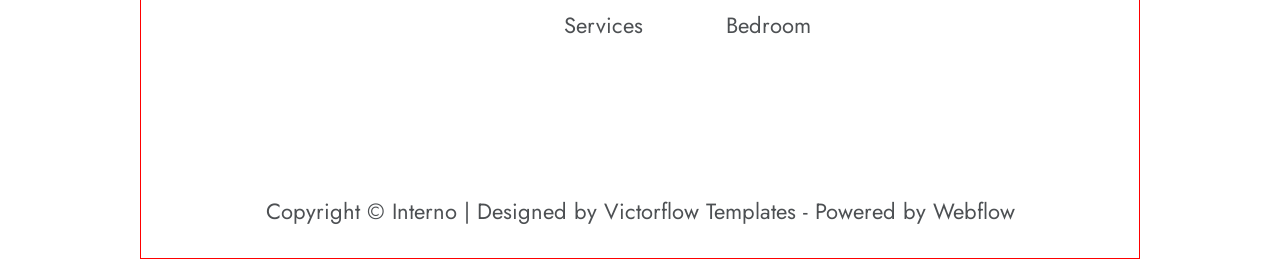
<file: html/blog.html>
<!doctype html>
<html lang="en">
  <head>
    <meta charset="UTF-8" />
    <meta name="viewport" content="width=device-width, initial-scale=1.0" />
    <title>Blog</title>
    <link rel="stylesheet" href="../css/blog.css" />
    <link
      href="https://fonts.googleapis.com/css2?family=Jost:wght@400;500;600&display=swap"
      rel="stylesheet"
    />
    <link
      href="https://fonts.googleapis.com/css2?family=DM+Serif+Display&display=swap"
      rel="stylesheet"
    />
  </head>
  <body>
    <div class="main__wrapper">
      <header>
        <div>
          <figure class="logo">
            <img src="../images/Logo.svg" alt="logo" />
          </figure>
          <nav>
            <div class="nav__links">
              <a href="#" title="Home">Home</a>
              <div class="nav__item dropdown">
                <a href="#" title="Pages">Pages</a>
                <ul class="dropdown__menu">
                  <li><a href="#">Our Projects</a></li>
                  <li><a href="#">Proffesionals</a></li>
                  <li><a href="#">Services Single</a></li>
                  <li><a href="#">Pricing Plan</a></li>
                  <li><a href="#">Blog</a></li>
                  <li><a href="#">FAQ</a></li>
                </ul>
              </div>
              <a href="#" title="Services">Services</a>
              <a href="#" title="Project">Project</a>
              <a href="#" title="Blog">Blog</a>
              <a href="#" title="Contact">Contact</a>
            </div>
            <figure class="searchIcon">
              <img src="../images/Search Icon.svg" alt="search" />
            </figure>
          </nav>
        </div>
      </header>

      <section class="hero">
        <div class="hero__box">
          <h1>Articles & News</h1>
          <p>Home / Blog</p>
        </div>
      </section>

      <main>
        <section class="latestPost">
          <h1 class="latestPost__title">Latest Post</h1>
          <div class="latestPost__card">
            <figure class="latestPost__image">
              <img src="../images/latest-post.svg" alt="Latest Post" />
            </figure>
            <div class="latestPost__content">
              <h2>
                Low Cost Latest Invented Interior <br />
                Designing Ideas
              </h2>
              <p>
                Lorem ipsum dolor sit amet, adipiscing Aliquam eu sem vitae
                turpis dignissim maximus.posuere in.Contrary to popular belief.
              </p>
              <p>
                Lorem Ipsum is not simply random text. It has roots in a piece
                of classica.
              </p>
              <div class="latestPost__footer">
                <p>26 December, 2022</p>
                <button class="btn--circle">
                  <img src="../images/arrow-blog.png" alt="arrow" />
                </button>
              </div>
            </div>
          </div>
        </section>

        <section class="articles">
          <h1 class="articles__title">Articles & News</h1>
          <div class="articles__grid">
            <article class="articles__item">
              <div class="articles__image">
                <img src="../images/blog1.png" alt="Kitchen Design" />
                <span class="tag">Kitchen Design</span>
              </div>
              <h2>Let’s Get Solution For Building Construction Work</h2>
              <div class="articles__footer">
                <p>26 December, 2022</p>
                <button class="btn--circle">
                  <img src="../images/arrow-blog.png" alt="arrow" />
                </button>
              </div>
            </article>

            <article class="articles__item">
              <div class="articles__image">
                <img src="../images/blog2.png" alt="Living Design" />
                <span class="tag">Living Design</span>
              </div>
              <h2>Low Cost Latest Invented Interior Designing Ideas</h2>
              <div class="articles__footer">
                <p>22 December, 2022</p>
                <button class="btn--circle">
                  <img src="../images/arrow-blog.png" alt="arrow" />
                </button>
              </div>
            </article>

            <article class="articles__item">
              <div class="articles__image">
                <img src="../images/blog3.png" alt="Interior Design" />
                <span class="tag">Interior Design</span>
              </div>
              <h2>Best For Any Office & Business Interior Solution</h2>
              <div class="articles__footer">
                <p>25 December, 2022</p>
                <button class="btn--circle">
                  <img src="../images/arrow-blog.png" alt="arrow" />
                </button>
              </div>
            </article>

            <article class="articles__item">
              <div class="articles__image">
                <img src="../images/blog4.png" alt="Kitchen Design" />
                <span class="tag">Kitchen Design</span>
              </div>
              <h2>Let’s Get Solution For Building Construction Work</h2>
              <div class="articles__footer">
                <p>26 December, 2022</p>
                <button class="btn--circle">
                  <img src="../images/arrow-blog.png" alt="arrow" />
                </button>
              </div>
            </article>

            <article class="articles__item">
              <div class="articles__image">
                <img src="../images/blog5.png" alt="Living Design" />
                <span class="tag">Living Design</span>
              </div>
              <h2>Low Cost Latest Invented Interior Designing Ideas</h2>
              <div class="articles__footer">
                <p>22 December, 2022</p>
                <button class="btn--circle">
                  <img src="../images/arrow-blog.png" alt="arrow" />
                </button>
              </div>
            </article>

            <article class="articles__item">
              <div class="articles__image">
                <img src="../images/blog6.png" alt="Interior Design" />
                <span class="tag">Interior Design</span>
              </div>
              <h2>Best For Any Office & Business Interior Solution</h2>
              <div class="articles__footer">
                <p>25 December, 2022</p>
                <button class="btn--circle">
                  <img src="../images/arrow-blog.png" alt="arrow" />
                </button>
              </div>
            </article>
          </div>

          <div class="pagination">
            <a href="#" class="pagination__num active">01</a>
            <a href="#" class="pagination__num">02</a>
            <a href="#" class="pagination__num">03</a>
            <a href="#" class="pagination__num pagination__next">
              <img src="../images/arrow-blog.png" alt="next" />
            </a>
          </div>
        </section>
      </main>

      <!-- Footer start -->
      <footer class="footer">
        <div class="footer__container">
          <div class="footer__col footer__col--brand">
            <figure>
              <a href=""><img src="../images/Logo.svg" alt="Interno Logo" /></a>
            </figure>
            <p class="footer__desc">
              It is a long established fact that a reader <br />
              will be distracted lookings.
            </p>

            <div class="footer__socials">
              <a href="https://www.facebook.com/"
                ><img src="../images/facebook icon.svg" alt="Facebook logo"
              /></a>
              <a href="https://x.com/"
                ><img src="../images/twitter.svg" alt="Twitter logo" />
              </a>
              <a href="https://www.linkedin.com/"
                ><img src="../images/linkedIn icon.svg" alt="LinkedIn logo"
              /></a>
              <a href="https://www.instagram.com/"
                ><img src="../images/instagram icon.svg" alt="Instagram icon"
              /></a>
            </div>
          </div>

          <div class="footer__col--pages">
            <h3>Pages</h3>
            <ul>
              <a href=""><li>About Us</li></a>
              <a href=""><li>Our Projects</li></a>
              <a href=""><li>Our Team</li></a>
              <a href=""><li>Contact Us</li></a>
              <a href=""><li>Services</li></a>
            </ul>
          </div>

          <div class="footer__col--services">
            <h3>Services</h3>
            <ul>
              <a href=""><li>Kitchen</li></a>
              <a href=""><li>Living Area</li></a>
              <a href=""><li>Bathroom</li></a>
              <a href=""><li>Dinning Hall</li></a>
              <a href=""><li>Bedroom</li></a>
            </ul>
          </div>

          <div class="footer__col--contact">
            <h3>Contact</h3>
            <p class="address">
              55 East Birchwood Ave.<br />Brooklyn, New York 11201
            </p>
            <a href=""><p class="email">contact@interno.com</p></a>
            <a href=""><p>(123) 456 - 7890</p></a>
          </div>
        </div>
        <div class="copyright">
          <p>
            Copyright © Interno | Designed by Victorflow Templates - Powered by
            Webflow
          </p>
        </div>
      </footer>
    </div>
  </body>
</html>
</file>
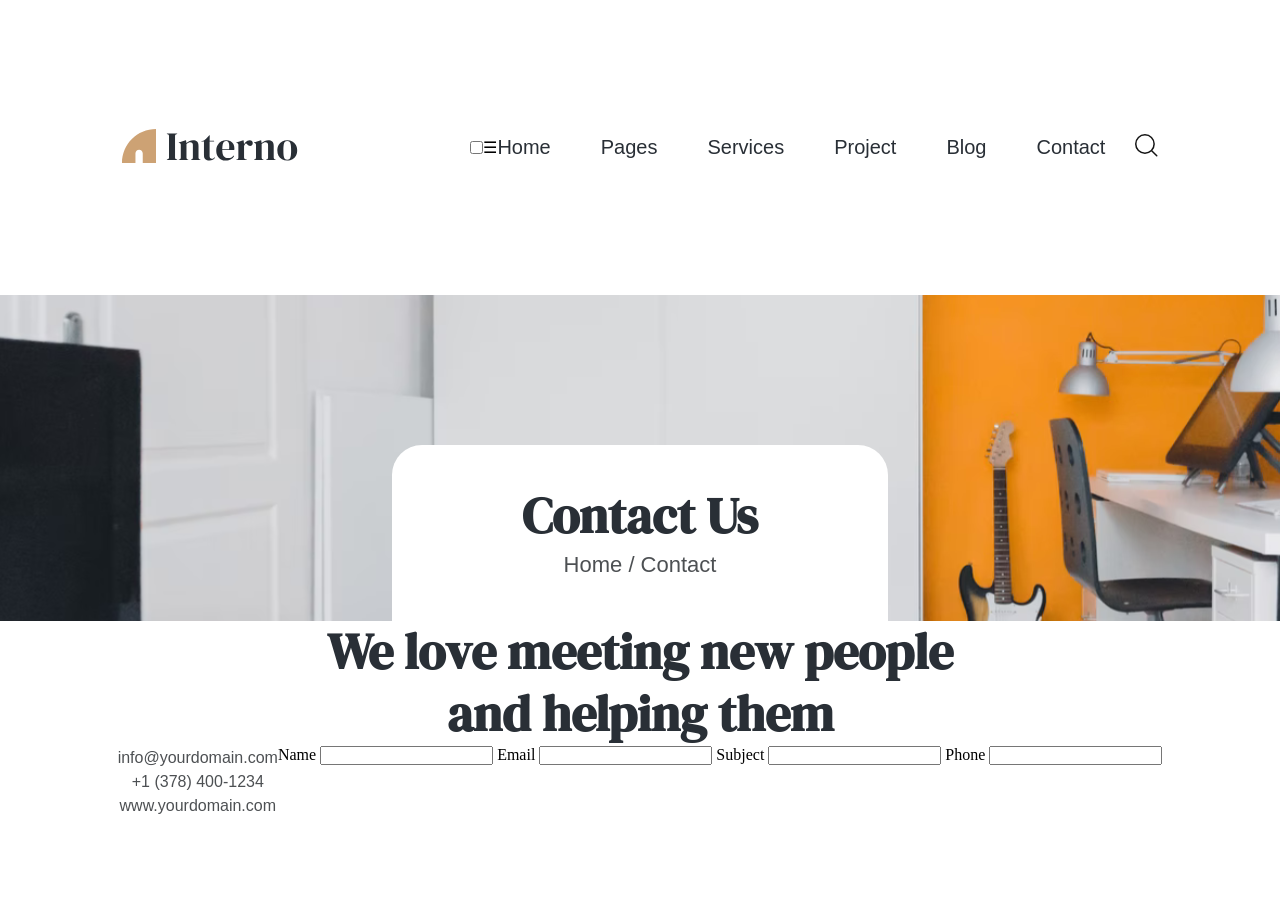
<file: html/contactUs.html>
<!doctype html>
<html lang="en">
  <head>
    <meta charset="UTF-8" />
    <meta name="viewport" content="width=device-width, initial-scale=1.0" />
    <title>Contact Us</title>
    <link rel="stylesheet" href="../css/contactUs.css" />
    <link
      href="https://fonts.googleapis.com/css2?family=DM+Serif+Display&display=swap"
      rel="stylesheet"
    />
  </head>
  <body>
    <div class="main__wrapper">
          <header>
        <div>
          <figure class="logo">
            <img src="../images/Logo.svg" alt="logo" />
          </figure>

          <nav class="nav">
            <input type="checkbox" id="navCheck" class="nav__check" />

            <label for="navCheck" class="nav__toggle">☰</label>

            <div class="nav__links">
              <a href="#">Home</a>

              <div class="nav__item dropdown">
                <a href="#">Pages</a>
                <ul class="dropdown__menu">
                  <li><a href="#">Our Projects</a></li>
                  <li><a href="#">Professionals</a></li>
                  <li><a href="#">Services Single</a></li>
                  <li><a href="#">Pricing Plan</a></li>
                  <li><a href="#">Blog</a></li>
                  <li><a href="#">FAQ</a></li>
                </ul>
              </div>

              <a href="#">Services</a>
              <a href="#">Project</a>
              <a href="#">Blog</a>
              <a href="#">Contact</a>
            </div>

            <figure class="searchIcon">
              <img src="../images/Search Icon.svg" alt="search" />
            </figure>
          </nav>
        </div>
      </header>
    </div>
    <main>
      <section class="contactUs__section">
        <div class="contactUs__section__title">
          <h1>Contact Us</h1>
          <p>Home / Contact</p>
        </div>
      </section>

      <section>
        <div class="form__section">
          <h1>We love meeting new people <br />and helping them</h1>
          <div class="form__content">
            <div class="contact__info">
              <p>info@yourdomain.com</p>
              <p>+1 (378) 400-1234</p>
              <p>www.yourdomain.com</p>
            </div>
            <form>
              <label for="Name">Name</label>
              <input type="text" id="Name" />

              <label for="Email">Email</label>
              <input type="text" id="Email" />

              <label for="Subject">Subject</label>
              <input type="text" id="Subject" />

              <label for="Phone">Phone</label>
              <input type="text" id="Phone" />
            </form>
          </div>
        </div>
      </section>
    </main>
  </body>
</html>
</file>
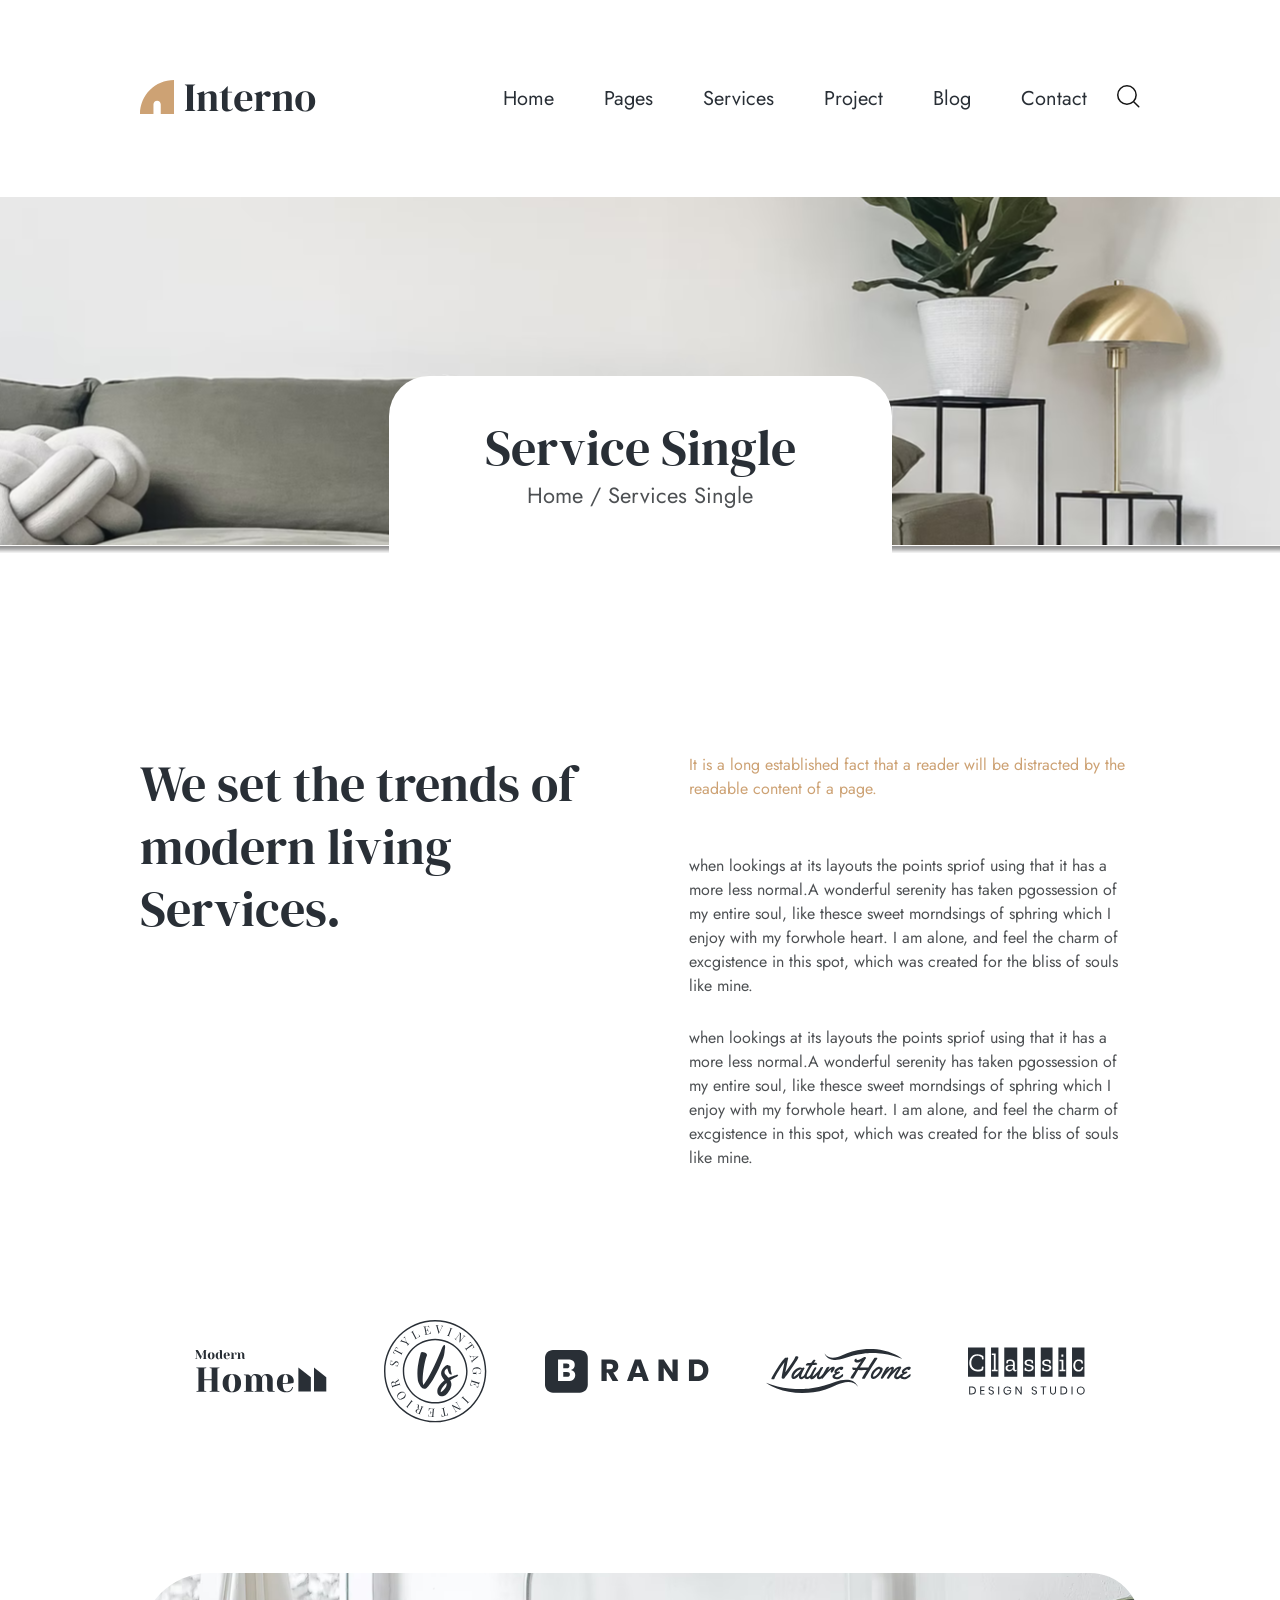
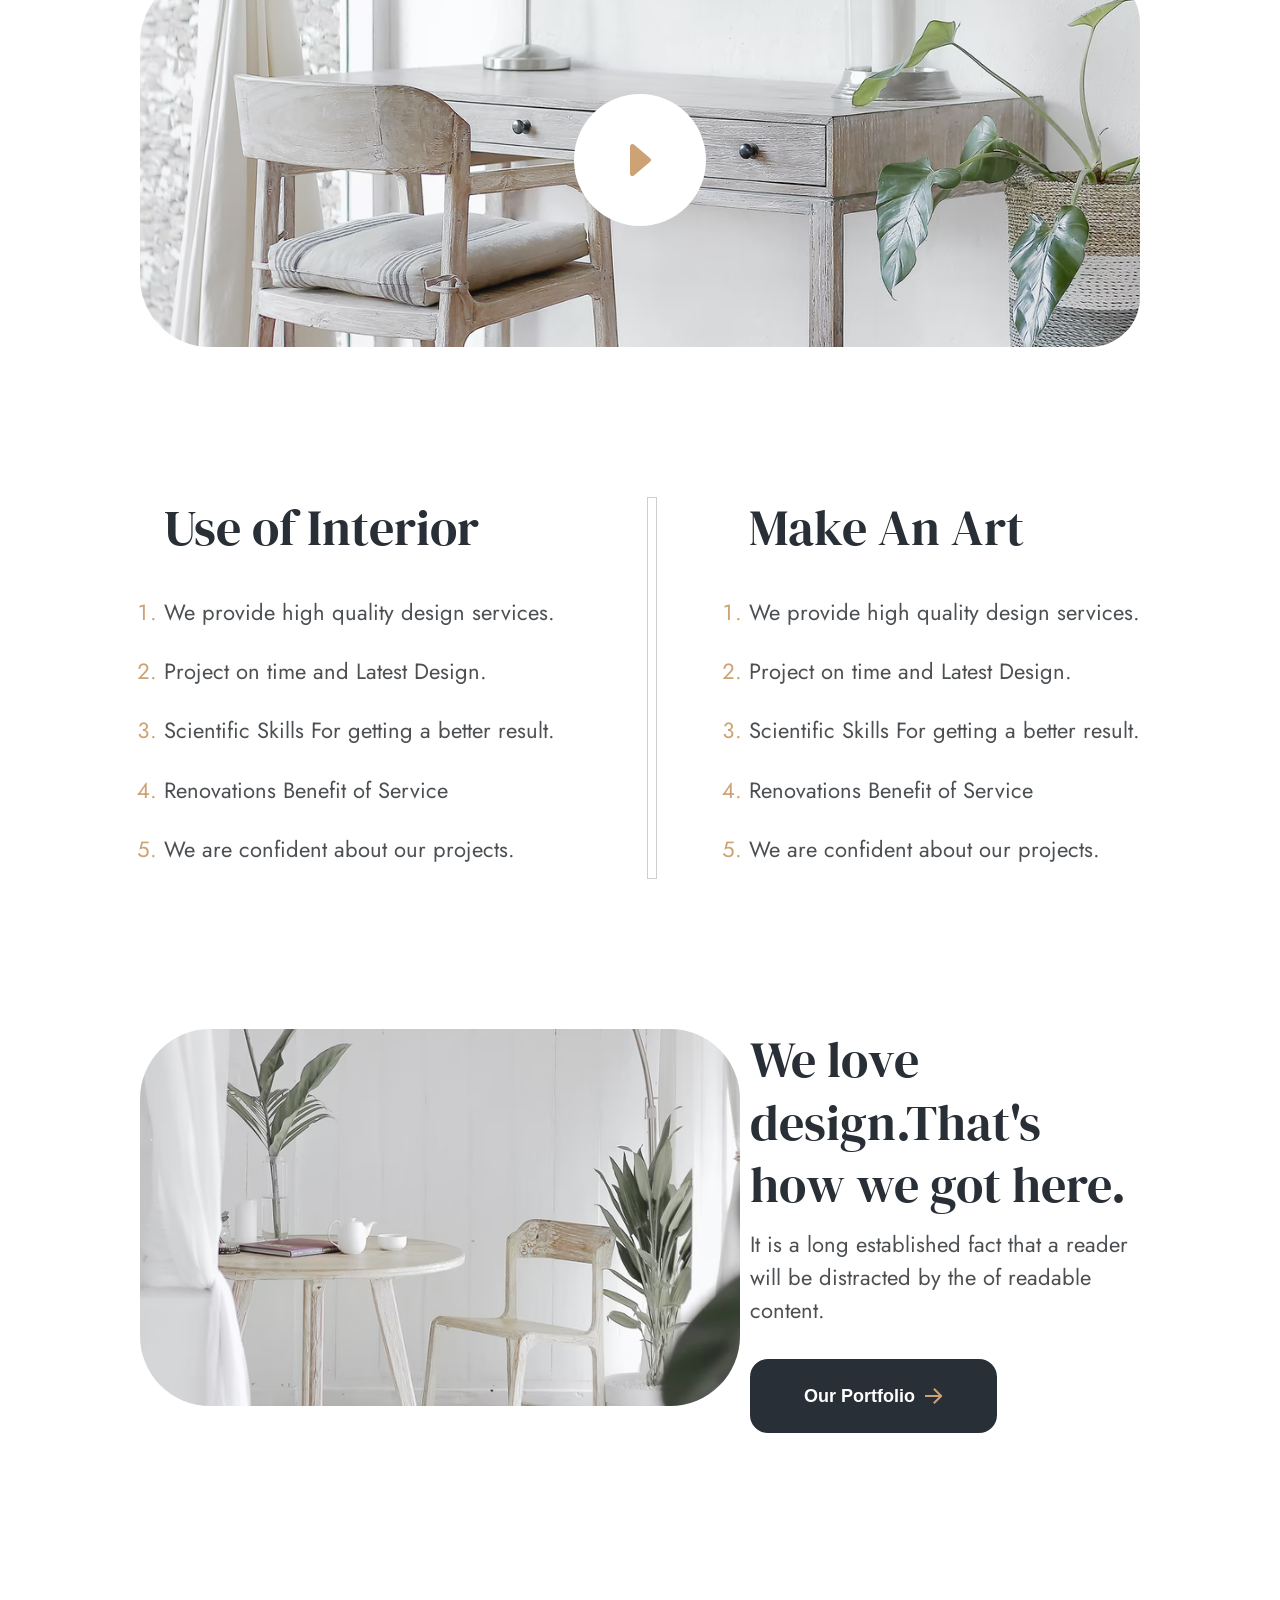
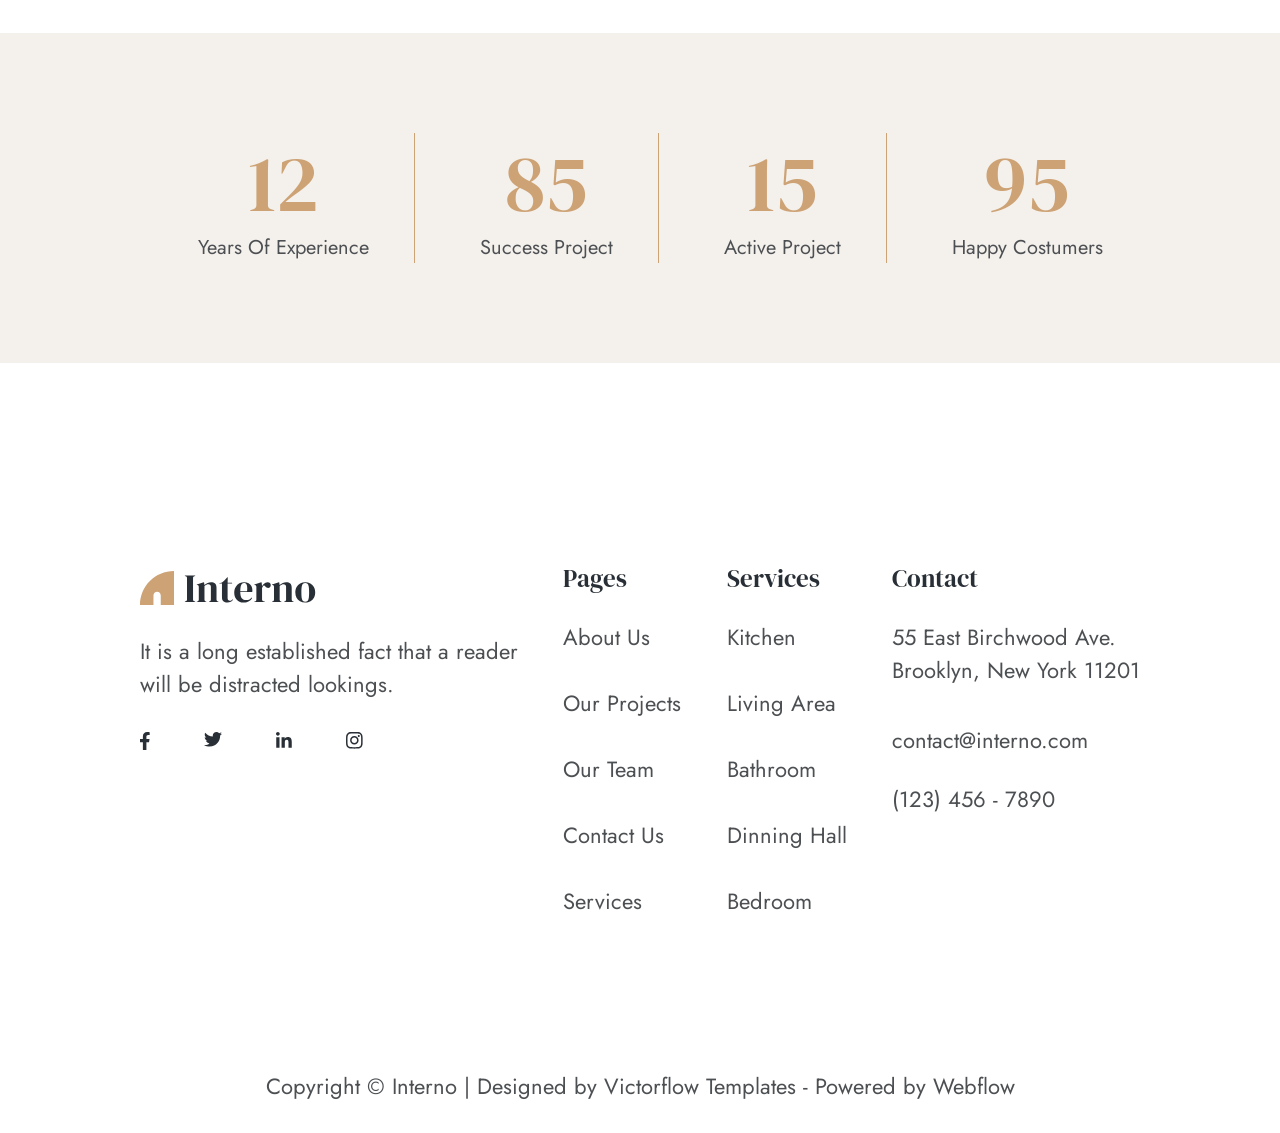
<file: html/Service-Single.html>
<!doctype html>
<html lang="en">
  <head>
    <meta charset="UTF-8" />
    <meta name="viewport" content="width=device-width, initial-scale=1.0" />
    <title>Service Single</title>

    <link rel="stylesheet" href="../css/Service-Single.css" />

    <link
      href="https://fonts.googleapis.com/css2?family=Jost:wght@400;500;600&display=swap"
      rel="stylesheet"
    />
    <link
      href="https://fonts.googleapis.com/css2?family=DM+Serif+Display&display=swap"
      rel="stylesheet"
    />
  </head>
  <body>
    <div class="main__wrapper">
      <header>
        <div>
          <figure class="logo">
            <img src="../images/Logo.svg" alt="logo" />
          </figure>

          <nav class="nav">
            <input type="checkbox" id="navCheck" class="nav__check" />

            <label for="navCheck" class="nav__toggle">☰</label>

            <div class="nav__links">
              <a href="../html/index.html">Home</a>

              <div class="nav__item dropdown">
                <a href="#">Pages</a>
                <ul class="dropdown__menu">
                  <li><a href="../html/Project.html">Our Projects</a></li>
                  <li><a href="#">Professionals</a></li>
                  <li>
                    <a href="../html/Service-Single.html">Services Single</a>
                  </li>
                  <li><a href="../html/Pricing.html">Pricing Plan</a></li>
                  <li><a href="../html/blog.html">Blog</a></li>
                  <li><a href="#">FAQ</a></li>
                </ul>
              </div>

              <a href="../html/services.html">Services</a>
              <a href="../html/ProjectDetails.html">Project</a>
              <a href="../html/blog.html">Blog</a>
              <a href="../html/contactUs.html">Contact</a>
            </div>

            <figure class="searchIcon">
              <img src="../images/Search Icon.svg" alt="search" />
            </figure>
          </nav>
        </div>
      </header>

      <!-- mainImage -->
      <section class="hero">
        <div class="hero__box">
          <h1>Service Single</h1>
          <p>Home / Services Single</p>
        </div>
      </section>
      <!-- //end of mainImage -->

      <section class="content">
        <div class="content__grid">
          <div class="left">
            <h1>We set the trends of modern living Services.</h1>
          </div>

          <div class="right">
            <p class="right__first">
              It is a long established fact that a reader will be distracted by
              the readable content of a page.
            </p>
            <p class="right__second">
              when lookings at its layouts the points spriof using that it has a
              more less normal.A wonderful serenity has taken pgossession of my
              entire soul, like thesce sweet morndsings of sphring which I enjoy
              with my forwhole heart. I am alone, and feel the charm of
              excgistence in this spot, which was created for the bliss of souls
              like mine.
            </p>
            <p>
              when lookings at its layouts the points spriof using that it has a
              more less normal.A wonderful serenity has taken pgossession of my
              entire soul, like thesce sweet morndsings of sphring which I enjoy
              with my forwhole heart. I am alone, and feel the charm of
              excgistence in this spot, which was created for the bliss of souls
              like mine.
            </p>
          </div>
        </div>
      </section>

      <div class="brands">
        <img src="../images/SS modern home.svg" alt="Brand 1" />
        <img src="../images/SS style vintage.svg" alt="Brand 2" />
        <img src="../images/SS brand.svg" alt="Brand 3" />
        <img src="../images/SS nature home.svg" alt="Brand 4" />
        <img src="../images/SS classic design studio.svg" alt="Brand 5" />
      </div>

      <section class="video">
        <div class="video__play">
          <img src="../images/Play-icon.svg" alt="play" />
        </div>
      </section>

      <section class="services">
        <div class="services__item">
          <h1>Use of Interior</h1>
          <ol>
            <li>We provide high quality design services.</li>
            <li>Project on time and Latest Design.</li>
            <li>Scientific Skills For getting a better result.</li>
            <li>Renovations Benefit of Service</li>
            <li>We are confident about our projects.</li>
          </ol>
        </div>
        <div class="divider"></div>

        <div class="services__item">
          <h1>Make An Art</h1>
          <ol>
            <li>We provide high quality design services.</li>
            <li>Project on time and Latest Design.</li>
            <li>Scientific Skills For getting a better result.</li>
            <li>Renovations Benefit of Service</li>
            <li>We are confident about our projects.</li>
          </ol>
        </div>
      </section>

      <section class="aboutSection">
        <figure class="aboutSection__image">
          <img
            class="aboutSection__image"
            src="../images/SS portofolio img.svg"
            alt="Service image"
          />
        </figure>
        <div class="aboutSection__content">
          <h1>We love design.That's how we got here.</h1>
          <p>
            It is a long established fact that a reader will be distracted by
            the of readable content.
          </p>
          <button>
            Our Portfolio
            <img src="../images/ArrowRight.svg" alt="Our portofolio Button" />
          </button>
        </div>
      </section>

      <section class="statistics">
        <article class="statistic">
          <h1 class="display">12</h1>
          <p>Years Of Experience</p>
        </article>
        <article class="statistic">
          <h1 class="display">85</h1>
          <p>Success Project</p>
        </article>
        <article class="statistic">
          <h1 class="display">15</h1>
          <p>Active Project</p>
        </article>
        <article class="statistic">
          <h1 class="display">95</h1>
          <p>Happy Costumers</p>
        </article>
      </section>

      <!-- Footer start -->
      <footer class="footer">
        <div class="footer__container">
          <div class="footer__col footer__col--brand">
            <figure>
              <a href=""><img src="../images/Logo.svg" alt="Interno Logo" /></a>
            </figure>
            <p class="footer__desc">
              It is a long established fact that a reader <br />
              will be distracted lookings.
            </p>

            <div class="footer__socials">
              <a href="https://www.facebook.com/"
                ><img src="../images/facebook icon.svg" alt="Facebook logo"
              /></a>
              <a href="https://x.com/"
                ><img src="../images/twitter.svg" alt="Twitter logo" />
              </a>
              <a href="https://www.linkedin.com/"
                ><img src="../images/linkedIn icon.svg" alt="LinkedIn logo"
              /></a>
              <a href="https://www.instagram.com/"
                ><img src="../images/instagram icon.svg" alt="Instagram icon"
              /></a>
            </div>
          </div>

          <div class="footer__col--pages">
            <h3>Pages</h3>
            <ul>
              <a href=""><li>About Us</li></a>
              <a href=""><li>Our Projects</li></a>
              <a href=""><li>Our Team</li></a>
              <a href=""><li>Contact Us</li></a>
              <a href=""><li>Services</li></a>
            </ul>
          </div>

          <div class="footer__col--services">
            <h3>Services</h3>
            <ul>
              <a href=""><li>Kitchen</li></a>
              <a href=""><li>Living Area</li></a>
              <a href=""><li>Bathroom</li></a>
              <a href=""><li>Dinning Hall</li></a>
              <a href=""><li>Bedroom</li></a>
            </ul>
          </div>

          <div class="footer__col--contact">
            <h3>Contact</h3>
            <p class="address">
              55 East Birchwood Ave.<br />Brooklyn, New York 11201
            </p>
            <a href=""><p class="email">contact@interno.com</p></a>
            <a href=""><p>(123) 456 - 7890</p></a>
          </div>
        </div>
        <div class="copyright">
          <p>
            Copyright © Interno | Designed by Victorflow Templates - Powered by
            Webflow
          </p>
        </div>
      </footer>
    </div>
  </body>
</html>
</file>
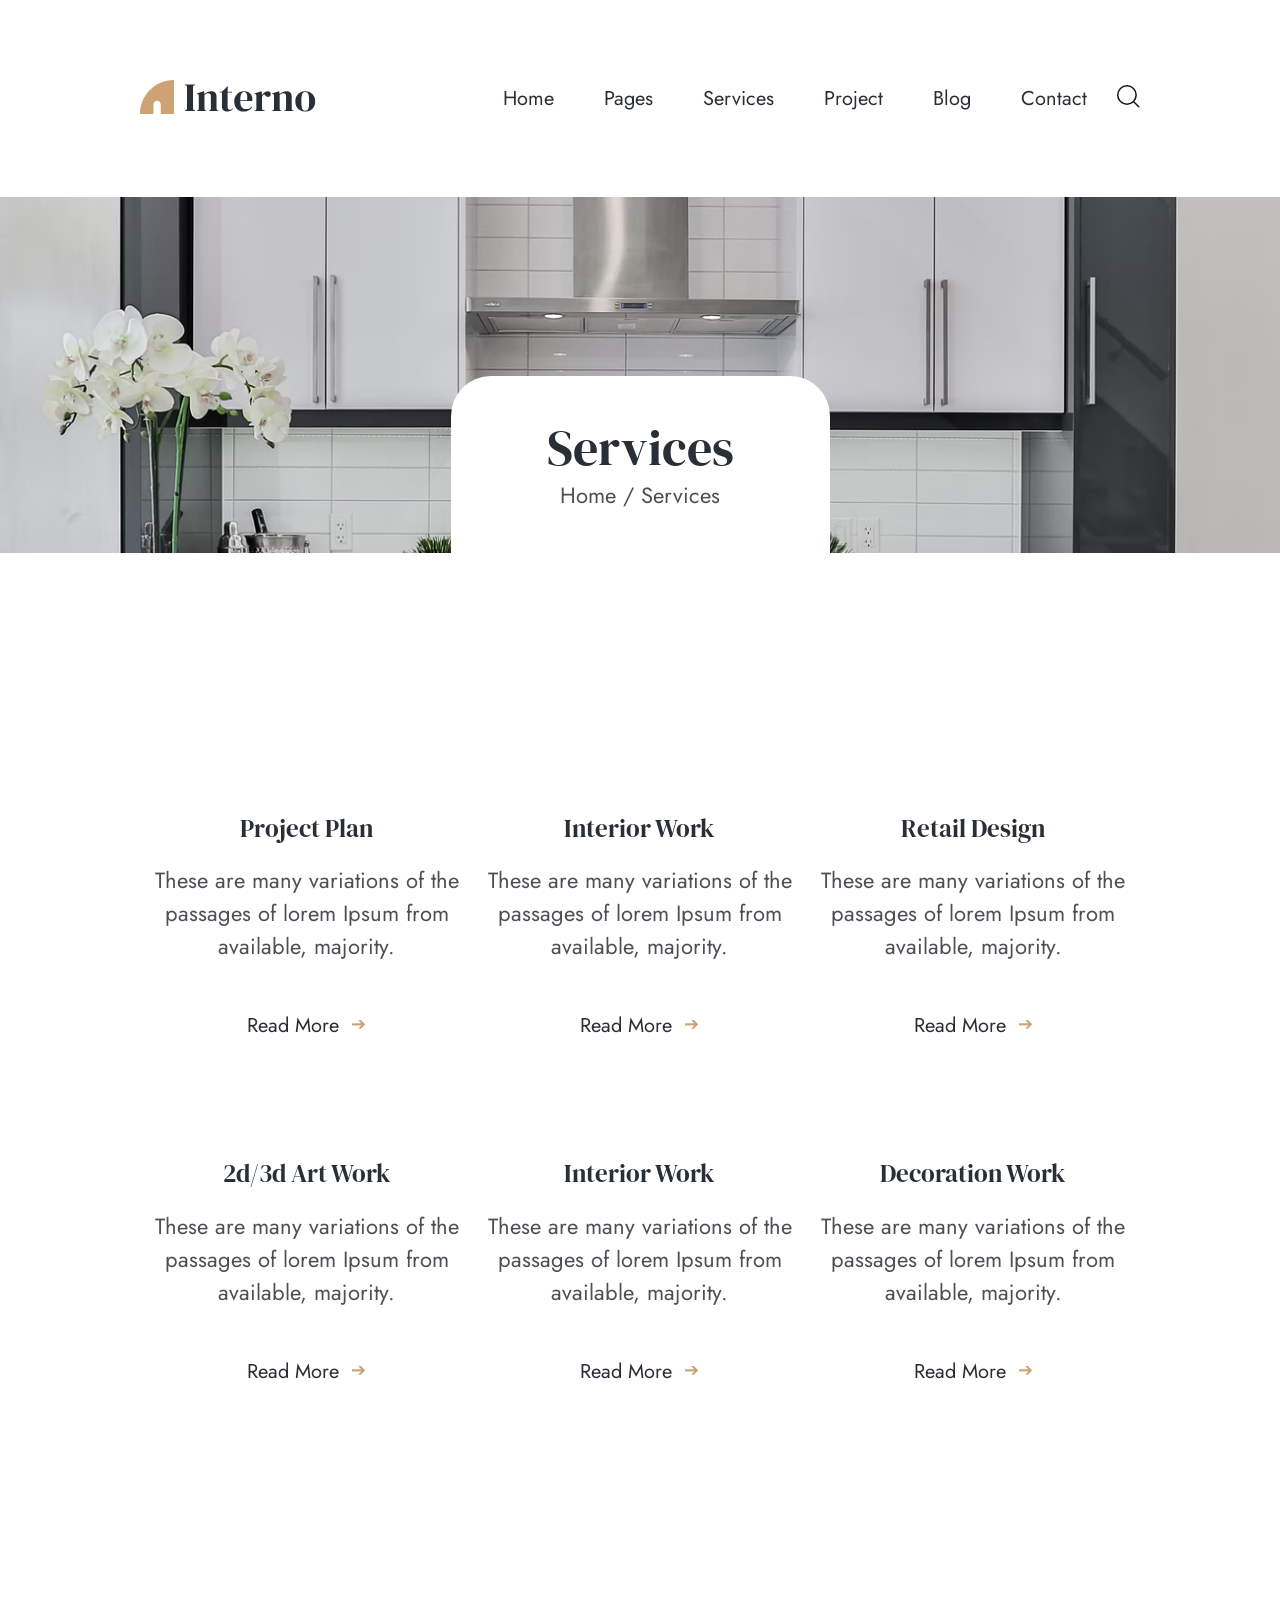
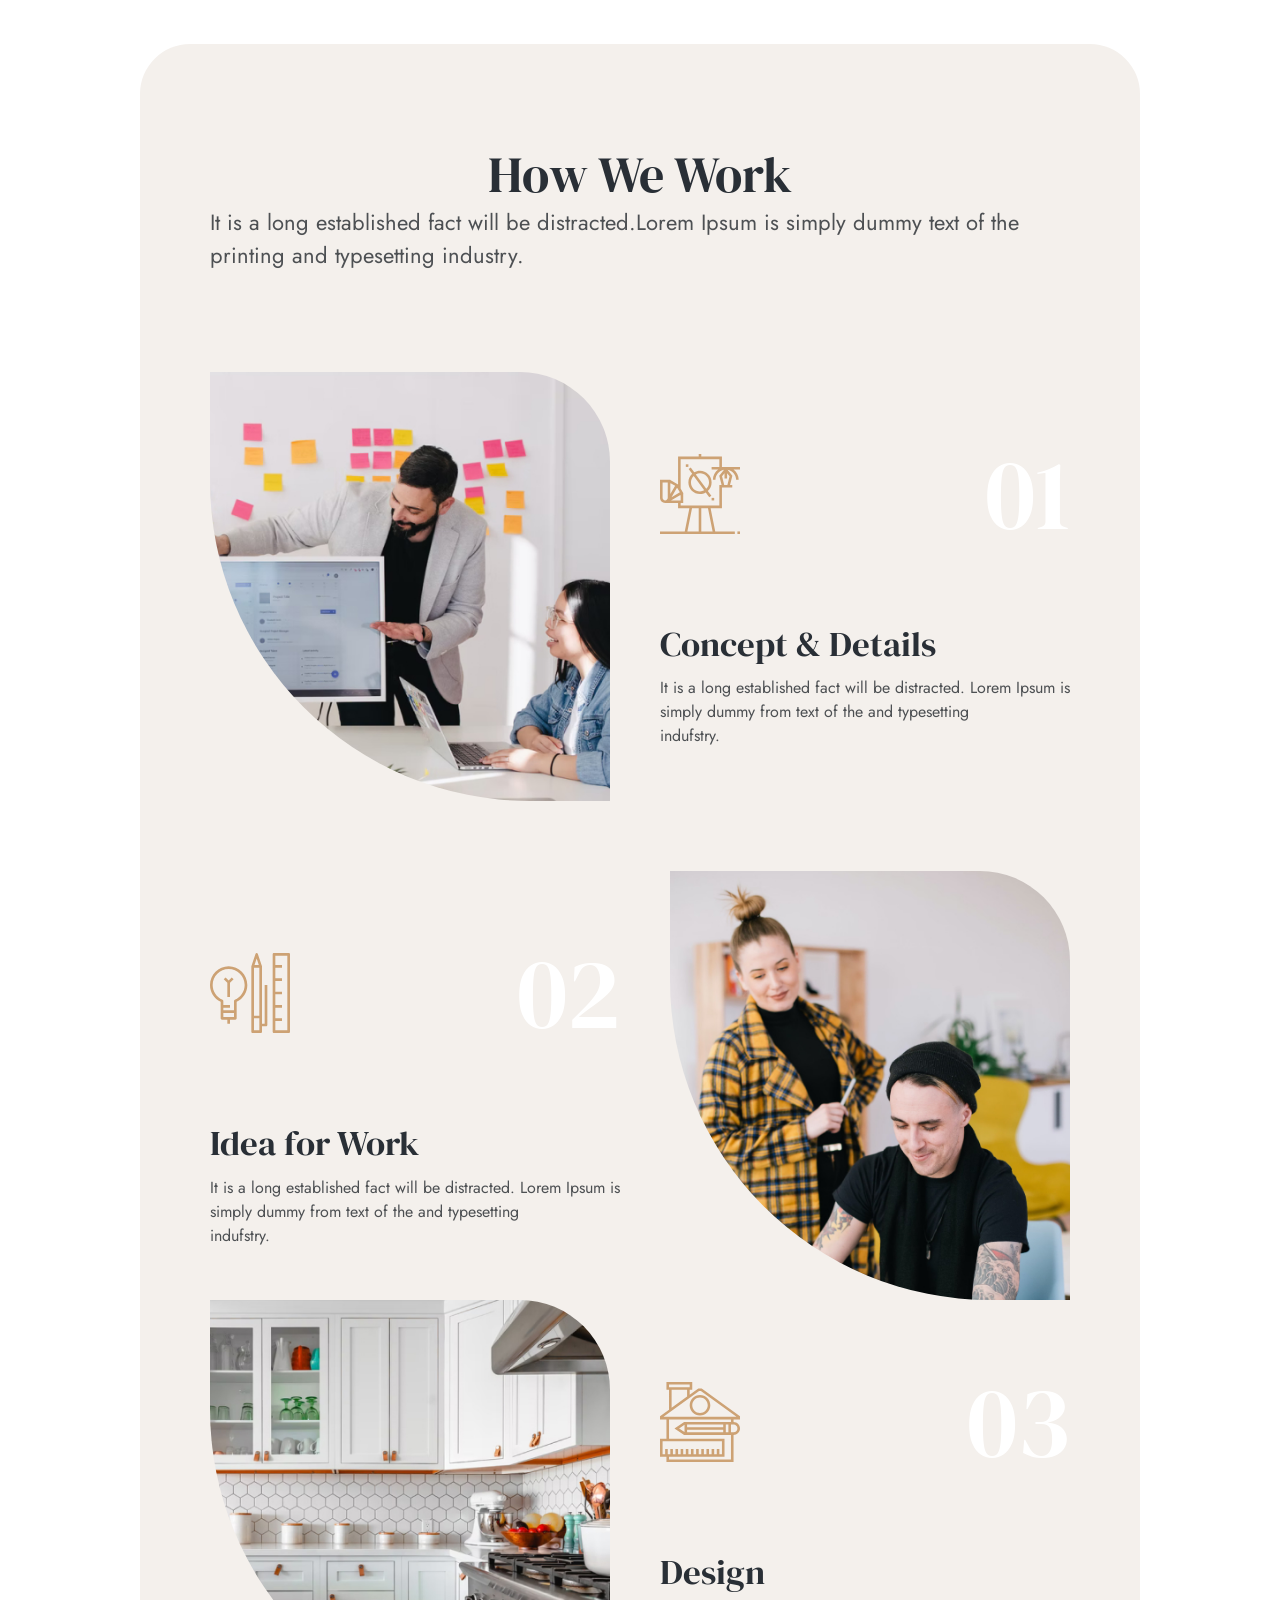
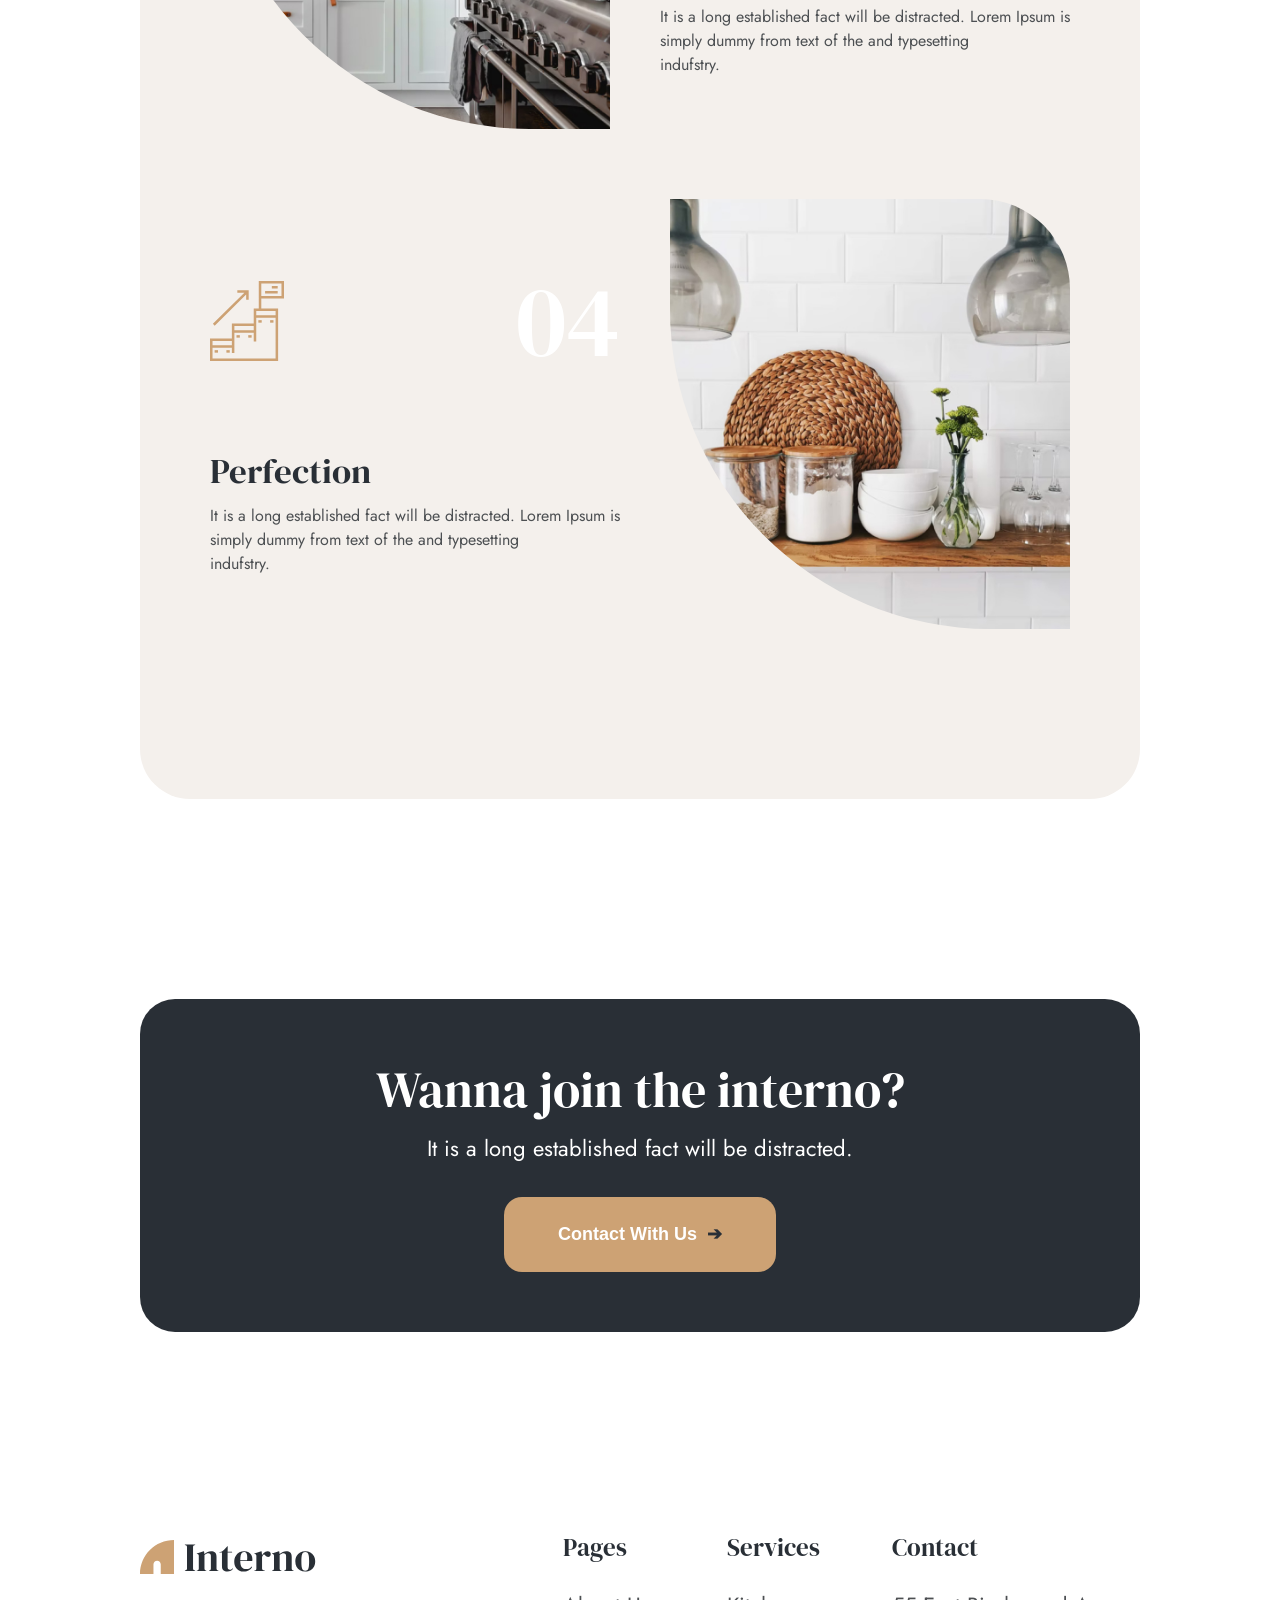
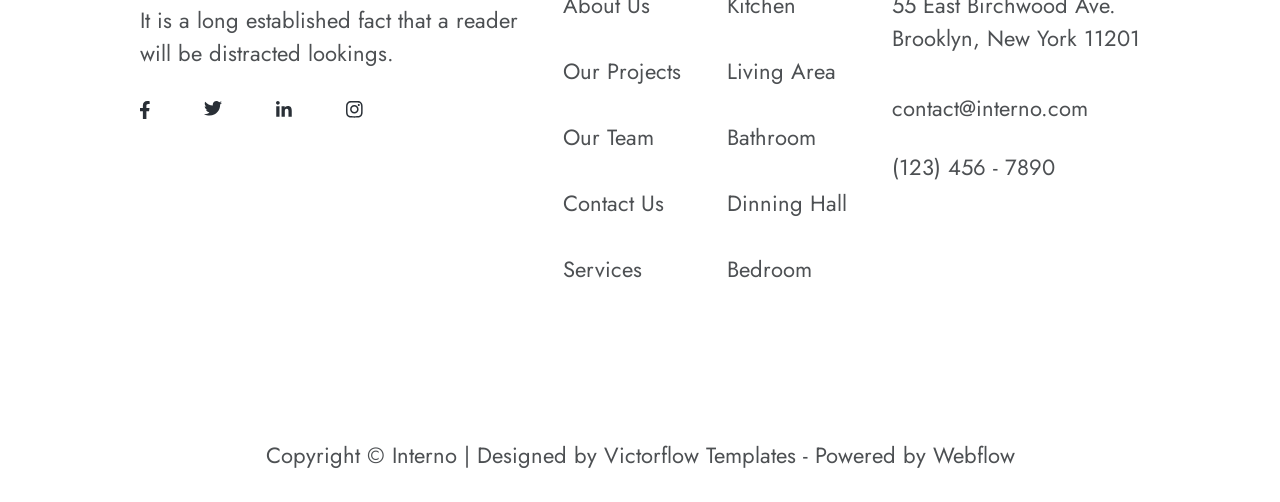
<file: html/services.html>
<!doctype html>
<html lang="en">
  <head>
    <meta charset="UTF-8" />
    <meta name="viewport" content="width=device-width, initial-scale=1.0" />
    <title>Services</title>
    <link rel="stylesheet" href="../css/services.css" />
    <link
      href="https://fonts.googleapis.com/css2?family=Jost:wght@400;500;600&display=swap"
      rel="stylesheet"
    />
    <link
      href="https://fonts.googleapis.com/css2?family=DM+Serif+Display&display=swap"
      rel="stylesheet"
    />
  </head>

  <body>
    <div class="main__wrapper">
          <header>
        <div>
          <figure class="logo">
            <img src="../images/Logo.svg" alt="logo" />
          </figure>

          <nav class="nav">
            <input type="checkbox" id="navCheck" class="nav__check" />

            <label for="navCheck" class="nav__toggle">☰</label>

            <div class="nav__links">
              <a href="#">Home</a>

              <div class="nav__item dropdown">
                <a href="#">Pages</a>
                <ul class="dropdown__menu">
                  <li><a href="../html/Project.html">Our Projects</a></li>
                  <li><a href="#">Professionals</a></li>
                  <li><a href="../html/Service-Single.html">Services Single</a></li>
                  <li><a href="../html/Pricing.html">Pricing Plan</a></li>
                  <li><a href="../html/blog.html">Blog</a></li>
                  <li><a href="#">FAQ</a></li>
                </ul>
              </div>

              <a href="../html/services.html">Services</a>
              <a href="../html/Project.html">Project</a>
              <a href="../html/blog.html">Blog</a>
              <a href="../html/contactUs.html">Contact</a>
            </div>

            <figure class="searchIcon">
              <img src="../images/Search Icon.svg" alt="search" />
            </figure>
          </nav>
        </div>
      </header>

      <main>
        <section class="hero">
          <div class="hero__box">
            <h1>Services</h1>
            <p>Home / Services</p>
          </div>
        </section>

        <section class="summaries">
          <article>
            <h3>Project Plan</h3>
            <p>
              These are many variations of the passages of lorem Ipsum from
              available, majority.
            </p>
            <div><a href="#">Read More</a> <span class="arrow">➔</span></div>
          </article>
          <article>
            <h3>Interior Work</h3>
            <p>
              These are many variations of the passages of lorem Ipsum from
              available, majority.
            </p>
            <div><a href="#">Read More</a> <span class="arrow">➔</span></div>
          </article>
          <article>
            <h3>Retail Design</h3>
            <p>
              These are many variations of the passages of lorem Ipsum from
              available, majority.
            </p>
            <div><a href="#">Read More </a> <span class="arrow">➔</span></div>
          </article>
          <article>
            <h3>2d/3d Art Work</h3>
            <p>
              These are many variations of the passages of lorem Ipsum from
              available, majority.
            </p>
            <div><a href="#">Read More</a> <span class="arrow">➔</span></div>
          </article>
          <article>
            <h3>Interior Work</h3>
            <p>
              These are many variations of the passages of lorem Ipsum from
              available, majority.
            </p>
            <div><a href="#">Read More</a> <span class="arrow">➔</span></div>
          </article>
          <article>
            <h3>Decoration Work</h3>
            <p>
              These are many variations of the passages of lorem Ipsum from
              available, majority.
            </p>
            <div><a href="#">Read More </a> <span class="arrow">➔</span></div>
          </article>
        </section>

        <section class="our__concept">
          <h1>How We Work</h1>
          <p id="description">
            It is a long established fact will be distracted.Lorem Ipsum is
            simply dummy text of the printing and typesetting industry.
          </p>
          <article class="concept">
            <img
              class="concept__img"
              src="../images/services1.jpg"
              alt="concept"
            />
            <div class="concept__details">
              <div class="concept__details__img">
                <img src="../images/Concept_Details.svg" alt="icon" />
                <span>01</span>
              </div>
              <div>
                <h2>Concept & Details</h2>
                <p>
                  It is a long established fact will be distracted. Lorem Ipsum
                  is simply dummy from text of the and typesetting <br />
                  indufstry.
                </p>
              </div>
            </div>
          </article>
          <article class="concept concept--reversed">
            <img
              class="concept__img"
              src="../images/services2.jpg"
              alt="concept"
            />
            <div class="concept__details">
              <div class="concept__details__img">
                <img src="../images/Idea_for_Work.svg" alt="icon" />
                <span>02</span>
              </div>
              <div>
                <h2>Idea for Work</h2>
                <p>
                  It is a long established fact will be distracted. Lorem Ipsum
                  is simply dummy from text of the and typesetting <br />
                  indufstry.
                </p>
              </div>
            </div>
          </article>
          <article class="concept">
            <img
              class="concept__img"
              src="../images/services3.jpg"
              alt="concept"
            />
            <div class="concept__details">
              <div class="concept__details__img">
                <img src="../images/Design.svg" alt="icon" />
                <span>03</span>
              </div>
              <div>
                <h2>Design</h2>
                <p>
                  It is a long established fact will be distracted. Lorem Ipsum
                  is simply dummy from text of the and typesetting <br />
                  indufstry.
                </p>
              </div>
            </div>
          </article>

          <article class="concept concept--reversed">
            <img
              class="concept__img"
              src="../images/services4.jpg"
              alt="concept"
            />
            <div class="concept__details concept__details--reversed">
              <div class="concept__details__img">
                <img src="../images/Perfection.svg" alt="icon" />
                <span>04</span>
              </div>
              <div>
                <h2>Perfection</h2>
                <p>
                  It is a long established fact will be distracted. Lorem Ipsum
                  is simply dummy from text of the and typesetting <br />
                  indufstry.
                </p>
              </div>
            </div>
          </article>
        </section>

        <section class="contact">
          <h1>Wanna join the interno?</h1>
          <p>It is a long established fact will be distracted.</p>
          <button class="button--primary">
            Contact With Us <span class="arrow">➔</span>
          </button>
        </section>
      </main>

      <footer class="footer">
        <div class="footer__container">
          <div class="footer__col footer__col--brand">
            <figure>
              <a href=""><img src="../images/Logo.svg" alt="Interno Logo" /></a>
            </figure>
            <p class="footer__desc">
              It is a long established fact that a reader <br />
              will be distracted lookings.
            </p>

            <div class="footer__socials">
              <a href="https://www.facebook.com/"
                ><img src="../images/facebook icon.svg" alt="Facebook logo"
              /></a>
              <a href="https://x.com/"
                ><img src="../images/twitter.svg" alt="Twitter logo" />
              </a>
              <a href="https://www.linkedin.com/"
                ><img src="../images/linkedIn icon.svg" alt="LinkedIn logo"
              /></a>
              <a href="https://www.instagram.com/"
                ><img src="../images/instagram icon.svg" alt="Instagram icon"
              /></a>
            </div>
          </div>

          <div class="footer__col--pages">
            <h3>Pages</h3>
            <ul>
              <a href="../html/aboutUs.html"><li>About Us</li></a>
              <a href=""><li>Our Projects</li></a>
              <a href=""><li>Our Team</li></a>
              <a href="../html/contactUs.html"><li>Contact Us</li></a>
              <a href="../html/services.html"><li>Services</li></a>
            </ul>
          </div>

          <div class="footer__col--services">
            <h3>Services</h3>
            <ul>
              <a href=""><li>Kitchen</li></a>
              <a href=""><li>Living Area</li></a>
              <a href=""><li>Bathroom</li></a>
              <a href=""><li>Dinning Hall</li></a>
              <a href=""><li>Bedroom</li></a>
            </ul>
          </div>

          <div class="footer__col--contact">
            <h3>Contact</h3>
            <p class="address">
              55 East Birchwood Ave.<br />Brooklyn, New York 11201
            </p>
            <a href=""><p class="email">contact@interno.com</p></a>
            <a href=""><p>(123) 456 - 7890</p></a>
          </div>
        </div>
        <div class="copyright">
          <p>
            Copyright © Interno | Designed by Victorflow Templates - Powered by
            Webflow
          </p>
        </div>
      </footer>
    </div>
  </body>
</html>
</file>
<file: css/index.css>
.display {
  font-family: "DM Serif Display", serif;
  font-size: 85px;
  line-height: 125%;
  color: #292f36;
  font-weight: 400;
}

h1 {
  font-family: "DM Serif Display", serif;
  font-size: 50px;
  line-height: 125%;
  color: #292f36;
  font-weight: 400;
}

h2 {
  font-family: "DM Serif Display", serif;
  font-size: 35px;
  line-height: 125%;
  color: #292f36;
  font-weight: 400;
}

h3 {
  font-family: "DM Serif Display", serif;
  font-size: 25px;
  line-height: 125%;
  color: #292f36;
  font-weight: 400;
}

h4 {
  font-family: "DM Serif Display", serif;
  font-size: 22px;
  line-height: 125%;
  color: #292f36;
  font-weight: 400;
}

h5 {
  font-family: "DM Serif Display", serif;
  font-size: 20px;
  line-height: 125%;
  color: #292f36;
  font-weight: 400;
}

h6 {
  font-family: "DM Serif Display", serif;
  font-size: 18px;
  line-height: 125%;
  color: #292f36;
  font-weight: 400;
}

p {
  font-family: "Jost", sans-serif;
  line-height: 150%;
  color: #4d5053;
  letter-spacing: 1%;
}

.email {
  font-family: "Jost", sans-serif;
  line-height: 300%;
  color: #4d5053;
  letter-spacing: 1%;
  font-size: 22px;
}

button {
  display: inline-flex;
  align-items: center;
  gap: 10px;
  padding: 26px 54px;
  border-radius: 18px;
  border: none;
  font-size: 18px;
  line-height: 125%;
  letter-spacing: 2%;
  font-weight: 600;
  color: #ffffff;
  align-items: center;
  gap: 10px;
  background-color: #292f36;
}
button .arrow {
  font-size: 18px;
  color: #cda274;
}
button:hover {
  background-color: rgb(29.9947368421, 34.3842105263, 39.5052631579);
}
@media (max-width: 700px) {
  button {
    font-size: 14px;
    padding: 20px 40px;
  }
}
@media (max-width: 550px) {
  button {
    font-size: 9px;
    padding: 17px 20px;
  }
}
@media (max-width: 400px) {
  button {
    font-size: 8px;
    padding: 20px 20px;
  }
  button .arrow {
    font-size: 12px;
  }
}

.button--primary {
  background-color: #cda274;
}
.button--primary .arrow {
  color: #292f36;
}
.button--primary:hover {
  background-color: rgb(29.9947368421, 34.3842105263, 39.5052631579);
}

* {
  margin: 0;
  padding: 0;
}

body {
  overflow-x: hidden;
}

.main__wrapper {
  max-width: 1000px;
  width: 100%;
  margin: 0 auto;
  box-sizing: border-box;
  position: relative;
}
@media (max-width: 900px) {
  .main__wrapper {
    max-width: 800px;
  }
}
@media (max-width: 700px) {
  .main__wrapper {
    max-width: 550px;
  }
}
@media (max-width: 400px) {
  .main__wrapper {
    max-width: 350px;
  }
}

header div {
  margin: 28px 0;
  display: flex;
  align-items: center;
}
@media (max-width: 700px) {
  header div .logo img {
    width: 70%;
  }
}
@media (max-width: 400px) {
  header div .logo img {
    width: 50%;
  }
}
header nav {
  display: flex;
  align-items: center;
  margin-left: auto;
  position: relative;
}
header nav .nav__links {
  display: flex;
  gap: 50px;
  position: relative;
}
@media (max-width: 900px) {
  header nav .nav__links {
    gap: 35px;
  }
}
header nav a {
  text-decoration: none;
  color: #292f36;
  font-size: 20px;
  font-family: "Jost", sans-serif;
}
header nav a:hover {
  color: #cda274;
}
header nav .nav__item {
  position: relative;
}
header nav .nav__item a {
  text-decoration: none;
  color: #292f36;
}
header nav .nav__item:hover {
  color: #cda274;
}
header nav .nav__item.dropdown .dropdown__menu {
  display: none;
  position: absolute;
  top: 100%;
  left: 0;
  background-color: #fff;
  border: 1px solid #ddd;
  list-style: none;
  padding: 0;
  margin: 0;
  min-width: 160px;
  z-index: 100;
}
header nav .nav__item.dropdown .dropdown__menu li a {
  padding: 10px;
  display: block;
  color: #292f36;
  text-decoration: none;
}
header nav .nav__item.dropdown .dropdown__menu li a:hover {
  color: #cda274;
}
header nav .nav__item.dropdown:hover .dropdown__menu {
  display: block;
}
header .searchIcon {
  margin-left: 30px;
}

.nav__check {
  display: none;
}

.nav__toggle {
  display: none;
}

.nav__toggle {
  display: none;
  font-size: 30px;
  cursor: pointer;
  margin-left: auto;
  color: #292f36;
}

@media (max-width: 756px) {
  header .nav__toggle {
    display: block;
    font-size: 32px;
    cursor: pointer;
    margin-left: auto;
  }
  header .nav__links {
    display: none !important;
    position: absolute;
    left: 0;
    z-index: 100;
  }
  header #navCheck:checked ~ .nav__links {
    display: flex !important;
    flex-direction: column;
    position: absolute;
    top: 20px;
    left: auto;
    right: 20px;
    width: 100px;
    background: white;
    border: 1px solid #ddd;
  }
}
ol {
  font-family: "Jost", sans-serif;
  color: #4d5053;
  line-height: 270%;
  letter-spacing: 1%;
}
ol ::marker {
  color: #cda274;
}

li {
  font-family: "Jost", sans-serif;
  color: #4d5053;
  line-height: 300%;
  letter-spacing: 1%;
  font-size: 22px;
  white-space: nowrap;
}

footer {
  margin-bottom: 30px;
  margin-top: 200px;
}
footer .footer__container {
  display: flex;
  justify-content: space-between;
  max-width: 1000px;
  margin-bottom: 134px;
  gap: 40px;
}
footer p {
  font-size: 22px;
}
footer a {
  text-decoration: none;
}
footer li {
  font-size: 22px;
}
footer li:hover {
  color: #cda274;
}
footer .footer__col figure {
  margin-bottom: 18px;
}
footer .footer__desc {
  margin-bottom: 31px;
  font-size: 22px;
}
footer .footer__socials {
  display: flex;
  gap: 54px;
  margin-bottom: 182px;
}
@media (max-width: 900px) {
  footer .footer__socials {
    margin-bottom: 100px;
  }
}
footer .footer__col--pages li {
  list-style: none;
}
footer .footer__col--pages h3 {
  margin-bottom: 9px;
}
footer .footer__col--services li {
  list-style: none;
}
footer .footer__col--services h3 {
  margin-bottom: 9px;
}
footer .footer__col--contact h3 {
  margin-bottom: 26px;
}
footer .footer__col--contact .address {
  margin-bottom: 20px;
  font-size: 22px;
}
footer .footer__col--contact .email {
  margin-bottom: 10px;
}
footer .footer__col--contact p:hover {
  color: #cda274;
}
footer .copyright {
  text-align: center;
  font-size: 22px;
}

.hero {
  position: relative;
  width: 100vw;
  margin-left: calc(-50vw + 50%);
  overflow: hidden;
  margin-bottom: 100px;
}
.hero img {
  width: 100vw;
  margin-left: calc(-50vw + 50%);
  border-bottom-left-radius: 200px;
}
@media (max-width: 700px) {
  .hero {
    margin-bottom: 20px;
  }
  .hero img {
    border-bottom-left-radius: 150px;
  }
}
.hero .hero__content {
  position: absolute;
  width: 567px;
  top: 50%;
  left: 11%;
  transform: translateY(-50%);
}
.hero .hero__content .display {
  margin-bottom: 10px;
}
.hero .hero__content p {
  margin-bottom: 20px;
}
@media (max-width: 900px) {
  .hero .hero__content {
    width: 400px;
  }
  .hero .hero__content .display {
    font-size: 45px;
  }
  .hero .hero__content p {
    font-size: 14px;
  }
}
@media (max-width: 700px) {
  .hero .hero__content {
    width: 200px;
  }
  .hero .hero__content .display {
    font-size: 30px;
  }
}
@media (max-width: 550px) {
  .hero .hero__content {
    width: 150px;
    top: 43%;
  }
  .hero .hero__content .display {
    font-size: 20px;
  }
  .hero .hero__content p {
    font-size: 10px;
    margin-bottom: 10px;
  }
}
@media (max-width: 440px) {
  .hero .hero__content .display {
    font-size: 18px;
  }
  .hero .hero__content p {
    font-size: 9px;
    margin-bottom: 7px;
  }
}

.summaries {
  display: flex;
  gap: 20px;
  padding: 0 22px;
}
.summaries article {
  display: flex;
  flex-direction: column;
  align-items: center;
  margin-bottom: 100px;
  padding: 100px 10px;
  transition: background-color 0.2s;
}
.summaries article h3 {
  margin-bottom: 20px;
}
.summaries article p {
  font-size: 22px;
  margin-bottom: 50px;
  text-align: center;
}
.summaries article div {
  display: flex;
  gap: 12px;
}
.summaries article div a {
  text-decoration: none;
  color: #292f36;
  line-height: 125%;
  font-size: 20px;
  font-family: "Jost", sans-serif;
}
.summaries article div a:hover {
  color: #cda274;
}
.summaries article:hover {
  background-color: #f4f0ec;
  border-radius: 50px;
}
.summaries .arrow {
  font-size: 18px;
  color: #cda274;
}
@media (max-width: 700px) {
  .summaries {
    display: flex;
    flex-direction: column;
    align-items: center;
    margin-bottom: 30px;
  }
  .summaries article {
    width: 350px;
    margin-bottom: 0;
    padding: 60px 10px;
  }
}
@media (max-width: 400px) {
  .summaries article {
    width: 300px;
    padding: 50px 10px;
  }
}

.estimate {
  display: flex;
  gap: 75px;
  margin-bottom: 200px;
}
.estimate__kitchen {
  width: 54%;
  height: 700px;
  border-bottom-left-radius: 130px;
  border-top-right-radius: 270px;
}
.estimate__text {
  margin: 40px 0;
}
.estimate__text h1 {
  margin-bottom: 33px;
}
.estimate__text img {
  width: 93px;
  height: 93px;
}
.estimate__info {
  display: flex;
  gap: 15px;
  margin: 45px 0;
}
.estimate__info p {
  font-size: 22px;
  display: flex;
  flex-direction: column;
  justify-content: center;
}
.estimate__info p span {
  font-size: 24px;
  font-weight: 700;
}
.estimate button {
  padding: 26px 31px;
}
@media (max-width: 900px) {
  .estimate__kitchen {
    width: 50%;
    height: 600px;
  }
  .estimate__text h1 {
    font-size: 40px;
  }
  .estimate__info {
    margin: 30px 0;
  }
}
@media (max-width: 700px) {
  .estimate {
    gap: 50px;
  }
  .estimate__kitchen {
    width: 50%;
    height: 500px;
  }
  .estimate__text h1 {
    font-size: 30px;
  }
  .estimate__text img {
    height: 60px;
  }
  .estimate__text p {
    font-size: 12px;
  }
  .estimate__text p span {
    font-size: 18px;
  }
}
@media (max-width: 400px) {
  .estimate {
    display: flex;
    flex-direction: column;
    margin-bottom: 100px;
  }
  .estimate__kitchen {
    width: 100%;
    height: auto;
    border-top-right-radius: 130px;
  }
  .estimate__text {
    margin-bottom: 0;
  }
}

.aboutUs {
  display: flex;
  flex-direction: column;
  gap: 38px;
  padding: 88px 24px;
  background-color: #f4f0ec;
  border-radius: 70px;
  align-items: center;
}
.aboutUs h1 {
  width: 547px;
  text-align: center;
}
@media (max-width: 400px) {
  .aboutUs h1 {
    font-size: 30px;
    width: 90%;
  }
}
.aboutUs div {
  display: flex;
  gap: 15px;
}
.aboutUs div article {
  background-color: #ffffff;
  border-radius: 25px;
  padding: 53px 37px;
  display: flex;
  flex-direction: column;
  align-items: center;
  width: fit-content;
  transition: 0.3s;
}
.aboutUs div article:hover {
  box-shadow: 0 10px 30px rgba(0, 0, 0, 0.1);
}
.aboutUs div article div {
  gap: 23px;
  margin-bottom: 33px;
}
.aboutUs div article div p {
  font-size: 16px;
  display: flex;
  flex-direction: column;
  justify-content: center;
}
.aboutUs div article div p span {
  font-size: 20px;
  font-weight: 700;
  font-family: "DM Serif Display", serif;
}
.aboutUs div article div .description {
  font-size: 22px;
}
.aboutUs div article div .profile {
  width: 60px;
  height: 60px;
  border-radius: 50%;
  object-fit: cover;
}
@media (max-width: 900px) {
  .aboutUs div p {
    font-size: 12px;
  }
}
@media (max-width: 700px) {
  .aboutUs div {
    display: flex;
    flex-direction: column;
    align-items: center;
    width: 300px;
    text-align: center;
  }
}
@media (max-width: 400px) {
  .aboutUs div {
    width: 200px;
  }
  .aboutUs div article {
    padding: 40px 37px;
  }
}

.clients {
  margin: 150px 55px;
}
.clients img {
  width: 100%;
}

.ourProjects {
  display: flex;
  flex-direction: column;
  align-items: center;
  margin-bottom: 150px;
}
.ourProjects h1 {
  margin-bottom: 10px;
}
@media (max-width: 400px) {
  .ourProjects h1 {
    text-align: center;
  }
}
.ourProjects .description {
  margin-top: 8px;
  margin-bottom: 93px;
  text-align: center;
}
.ourProjects__container {
  display: grid;
  grid-template-columns: repeat(2, 1fr);
  row-gap: 100px;
  column-gap: 55px;
}
.ourProjects__container .example {
  width: 450px;
}
.ourProjects__container .example--first {
  border-top-right-radius: 70px;
}
.ourProjects__container .example--second {
  border-top-left-radius: 70px;
}
.ourProjects__container .example--third {
  border-bottom-right-radius: 70px;
}
.ourProjects__container .example--fourth {
  border-bottom-left-radius: 70px;
}
.ourProjects__container .project__name {
  margin-top: 24px;
  display: flex;
  justify-content: space-between;
  align-items: center;
}
.ourProjects__container .project__name p {
  font-size: 22px;
  display: flex;
  flex-direction: column;
  justify-content: center;
}
.ourProjects__container .project__name p span {
  font-size: 25px;
  font-weight: 700;
  font-family: "DM Serif Display", serif;
}
.ourProjects__container .project__name p span:hover {
  color: #cda274;
}
.ourProjects__container .project__name a img {
  width: 70px;
  height: 70px;
}
@media (max-width: 900px) {
  .ourProjects__container {
    row-gap: 70px;
    column-gap: 40px;
  }
  .ourProjects__container .example {
    width: 350px;
  }
}
@media (max-width: 700px) {
  .ourProjects__container {
    display: flex;
    flex-direction: column;
  }
  .ourProjects__container .example--first {
    border-top-left-radius: 70px;
  }
  .ourProjects__container .example--second {
    border-top-left-radius: 0;
  }
  .ourProjects__container .example--third {
    border-bottom-right-radius: 0;
  }
  .ourProjects__container .example--fourth {
    border-bottom-right-radius: 70px;
  }
}

.statistics {
  width: 100vw;
  margin-left: calc(-50vw + 50%);
  background-color: #f4f0ec;
  display: flex;
  gap: 45px;
  align-items: center;
  padding: 100px 0;
  justify-content: center;
}
@media (max-width: 950px) {
  .statistics {
    gap: 35px;
  }
}
@media (max-width: 800px) {
  .statistics {
    display: grid;
    grid-template-columns: 1fr 1fr;
    padding-top: 60px;
    padding-bottom: 60px;
  }
}
@media (max-width: 700px) {
  .statistics {
    display: grid;
    grid-template-columns: 1fr 1fr;
    padding-top: 40px;
    padding-bottom: 40px;
  }
}
@media (max-width: 400px) {
  .statistics {
    display: grid;
    grid-template-columns: 1fr;
    padding-top: 20px;
    padding-bottom: 20px;
  }
}
.statistics h1 {
  color: #cda274;
  font-size: 80px;
}
@media (max-width: 950px) {
  .statistics h1 {
    font-size: 60px;
  }
}
@media (max-width: 700px) {
  .statistics h1 {
    font-size: 40px;
  }
}
.statistics p {
  font-size: 20px;
}
@media (max-width: 950px) {
  .statistics p {
    font-size: 18px;
  }
}
@media (max-width: 700px) {
  .statistics p {
    font-size: 12px;
  }
}
.statistics .statistic {
  text-align: center;
  padding: 0 20px;
  padding-right: 45px;
  border-right: 1px solid #cda274;
}
.statistics .statistic:last-child {
  border-right: none;
  padding-right: 0;
}
@media (max-width: 950px) {
  .statistics .statistic {
    padding: 0 10px;
    padding-right: 35px;
  }
}
@media (max-width: 700px) {
  .statistics .statistic {
    padding: 0 4px;
    padding-right: 30px;
  }
}
@media (max-width: 400px) {
  .statistics .statistic {
    border-right: 0;
    border-bottom: 1px solid #cda274;
    padding: 0 0;
    padding-right: 0;
    padding-bottom: 40px;
    margin: 0 150px;
  }
  .statistics .statistic:last-child {
    border-bottom: none;
  }
}

.news {
  display: flex;
  flex-direction: column;
  align-items: center;
  text-align: center;
  margin: 150px 0;
}
.news h1 {
  margin-bottom: 10px;
}
.news .description {
  font-size: 22px;
  margin-bottom: 50px;
  width: 700px;
}
.news__container {
  display: grid;
  grid-template-columns: repeat(3, 1fr);
  gap: 25px;
}
@media (max-width: 700px) {
  .news .description {
    font-size: 18px;
    width: 100%;
  }
  .news__container {
    grid-template-columns: 1fr;
    justify-items: center;
  }
}
@media (max-width: 400px) {
  .news .description {
    font-size: 14px;
  }
}

.card {
  background: #ffffff;
  border-radius: 45px;
  padding: 20px;
  text-align: left;
  border: 1px solid #eee;
  transition: 0.3s;
}
.card:nth-child(2) {
  background-color: #f4f0ec;
}
.card:nth-child(2) .arrow {
  background: #ffffff;
}
.card:hover {
  box-shadow: 0 10px 30px rgba(0, 0, 0, 0.1);
}
.card h3 {
  margin-bottom: 30px;
  margin-top: 20px;
}
.card h3:hover {
  color: #cda274;
}
@media (max-width: 700px) {
  .card {
    width: 70%;
  }
}

.card__image {
  position: relative;
}
.card__image img {
  width: 100%;
  border-top-left-radius: 35px;
  border-top-right-radius: 35px;
}
.card__image .tag {
  position: absolute;
  bottom: 15px;
  left: 15px;
  background: #ffffff;
  padding: 5px 12px;
  border-radius: 10px;
  border-bottom-left-radius: 0;
  font-size: 15px;
}

.card__bottom {
  display: flex;
  justify-content: space-between;
  align-items: center;
}
.card__bottom .arrow {
  width: 40px;
  height: 40px;
  background: #f4f0ec;
  border-radius: 50%;
  display: flex;
  align-items: center;
  justify-content: center;
}

.contact {
  border-radius: 35px;
  background-color: #292f36;
  display: flex;
  flex-direction: column;
  align-items: center;
  padding: 60px 200px;
}
.contact h1 {
  color: #ffffff;
  margin-bottom: 11px;
}
.contact p {
  font-size: 22px;
  color: #ffffff;
  margin-bottom: 32px;
}
@media (max-width: 900px) {
  .contact {
    padding: 50px 180px;
  }
  .contact h1 {
    font-size: 40px;
  }
}
@media (max-width: 700px) {
  .contact {
    padding: 40px 50px;
  }
  .contact h1 {
    font-size: 30px;
  }
}
@media (max-width: 400px) {
  .contact {
    padding: 40px 40px;
  }
  .contact h1 {
    font-size: 25px;
  }
  .contact p {
    font-size: 18px;
    text-align: center;
  }
}

/*# sourceMappingURL=index.css.map */
</file>
<file: css/aboutUs.css>
.hero {
  width: 100vw;
  margin-left: calc(-50vw + 50%);
  height: 356px;
  display: flex;
  align-items: end;
  justify-content: center;
  font-size: 22px;
  margin-bottom: 200px;
}
.hero__box {
  background: #ffffff;
  padding: 41px 96px;
  text-align: center;
  border-radius: 40px 40px 0 0;
}
@media (max-width: 900px) {
  .hero h1 {
    font-size: 45px;
  }
  .hero p {
    font-size: 20px;
  }
  .hero__box {
    padding: 41px 86px;
  }
}
@media (max-width: 700px) {
  .hero h1 {
    font-size: 40px;
  }
  .hero p {
    font-size: 18px;
  }
  .hero__box {
    padding: 30px 56px;
  }
}
@media (max-width: 400px) {
  .hero h1 {
    font-size: 35px;
  }
  .hero p {
    font-size: 16px;
  }
  .hero__box {
    padding: 28px 46px;
  }
}

.contact__form {
  width: 600px;
}
@media (max-width: 700px) {
  .contact__form {
    width: 500px;
  }
}
@media (max-width: 400px) {
  .contact__form {
    width: 300px;
  }
}

.form__row {
  display: flex;
  gap: 40px;
  margin-bottom: 50px;
}

input,
textarea {
  width: 100%;
  border: none;
  border-bottom: 2px solid #666;
  background: transparent;
  padding: 10px 0;
  font-size: 18px;
  font-family: "Jost", sans-serif;
}

textarea {
  margin-top: 20px;
  height: 120px;
  resize: none;
}

input:focus,
textarea:focus {
  outline: none;
  border-bottom: 2px solid #cda274;
}

.display {
  font-family: "DM Serif Display", serif;
  font-size: 85px;
  line-height: 125%;
  color: #292f36;
  font-weight: 400;
}

h1 {
  font-family: "DM Serif Display", serif;
  font-size: 50px;
  line-height: 125%;
  color: #292f36;
  font-weight: 400;
}

h2 {
  font-family: "DM Serif Display", serif;
  font-size: 35px;
  line-height: 125%;
  color: #292f36;
  font-weight: 400;
}

h3 {
  font-family: "DM Serif Display", serif;
  font-size: 25px;
  line-height: 125%;
  color: #292f36;
  font-weight: 400;
}

h4 {
  font-family: "DM Serif Display", serif;
  font-size: 22px;
  line-height: 125%;
  color: #292f36;
  font-weight: 400;
}

h5 {
  font-family: "DM Serif Display", serif;
  font-size: 20px;
  line-height: 125%;
  color: #292f36;
  font-weight: 400;
}

h6 {
  font-family: "DM Serif Display", serif;
  font-size: 18px;
  line-height: 125%;
  color: #292f36;
  font-weight: 400;
}

p {
  font-family: "Jost", sans-serif;
  line-height: 150%;
  color: #4d5053;
  letter-spacing: 1%;
}

.email {
  font-family: "Jost", sans-serif;
  line-height: 300%;
  color: #4d5053;
  letter-spacing: 1%;
  font-size: 22px;
}

button {
  display: inline-flex;
  align-items: center;
  gap: 10px;
  padding: 26px 54px;
  border-radius: 18px;
  border: none;
  font-size: 18px;
  line-height: 125%;
  letter-spacing: 2%;
  font-weight: 600;
  color: #ffffff;
  align-items: center;
  gap: 10px;
  background-color: #292f36;
}
button .arrow {
  font-size: 18px;
  color: #cda274;
}
button:hover {
  background-color: rgb(29.9947368421, 34.3842105263, 39.5052631579);
}
@media (max-width: 700px) {
  button {
    font-size: 14px;
    padding: 20px 40px;
  }
}
@media (max-width: 550px) {
  button {
    font-size: 9px;
    padding: 17px 20px;
  }
}
@media (max-width: 400px) {
  button {
    font-size: 8px;
    padding: 20px 20px;
  }
  button .arrow {
    font-size: 12px;
  }
}

.button--primary {
  background-color: #cda274;
}
.button--primary .arrow {
  color: #292f36;
}
.button--primary:hover {
  background-color: rgb(29.9947368421, 34.3842105263, 39.5052631579);
}

* {
  margin: 0;
  padding: 0;
}

body {
  overflow-x: hidden;
}

.main__wrapper {
  max-width: 1000px;
  width: 100%;
  margin: 0 auto;
  box-sizing: border-box;
  position: relative;
}
@media (max-width: 900px) {
  .main__wrapper {
    max-width: 800px;
  }
}
@media (max-width: 700px) {
  .main__wrapper {
    max-width: 550px;
  }
}
@media (max-width: 400px) {
  .main__wrapper {
    max-width: 350px;
  }
}

header div {
  margin: 28px 0;
  display: flex;
  align-items: center;
}
@media (max-width: 700px) {
  header div .logo img {
    width: 70%;
  }
}
@media (max-width: 400px) {
  header div .logo img {
    width: 50%;
  }
}
header nav {
  display: flex;
  align-items: center;
  margin-left: auto;
  position: relative;
}
header nav .nav__links {
  display: flex;
  gap: 50px;
  position: relative;
}
@media (max-width: 900px) {
  header nav .nav__links {
    gap: 35px;
  }
}
header nav a {
  text-decoration: none;
  color: #292f36;
  font-size: 20px;
  font-family: "Jost", sans-serif;
}
header nav a:hover {
  color: #cda274;
}
header nav .nav__item {
  position: relative;
}
header nav .nav__item a {
  text-decoration: none;
  color: #292f36;
}
header nav .nav__item:hover {
  color: #cda274;
}
header nav .nav__item.dropdown .dropdown__menu {
  display: none;
  position: absolute;
  top: 100%;
  left: 0;
  background-color: #fff;
  border: 1px solid #ddd;
  list-style: none;
  padding: 0;
  margin: 0;
  min-width: 160px;
  z-index: 100;
}
header nav .nav__item.dropdown .dropdown__menu li a {
  padding: 10px;
  display: block;
  color: #292f36;
  text-decoration: none;
}
header nav .nav__item.dropdown .dropdown__menu li a:hover {
  color: #cda274;
}
header nav .nav__item.dropdown:hover .dropdown__menu {
  display: block;
}
header .searchIcon {
  margin-left: 30px;
}

.nav__check {
  display: none;
}

.nav__toggle {
  display: none;
}

.nav__toggle {
  display: none;
  font-size: 30px;
  cursor: pointer;
  margin-left: auto;
  color: #292f36;
}

@media (max-width: 756px) {
  header .nav__toggle {
    display: block;
    font-size: 32px;
    cursor: pointer;
    margin-left: auto;
  }
  header .nav__links {
    display: none !important;
    position: absolute;
    left: 0;
    z-index: 100;
  }
  header #navCheck:checked ~ .nav__links {
    display: flex !important;
    flex-direction: column;
    position: absolute;
    top: 20px;
    left: auto;
    right: 20px;
    width: 100px;
    background: white;
    border: 1px solid #ddd;
  }
}
ol {
  font-family: "Jost", sans-serif;
  color: #4d5053;
  line-height: 270%;
  letter-spacing: 1%;
}
ol ::marker {
  color: #cda274;
}

li {
  font-family: "Jost", sans-serif;
  color: #4d5053;
  line-height: 300%;
  letter-spacing: 1%;
  font-size: 22px;
  white-space: nowrap;
}

footer {
  margin-bottom: 30px;
  margin-top: 200px;
}
footer .footer__container {
  display: flex;
  justify-content: space-between;
  max-width: 1000px;
  margin-bottom: 134px;
  gap: 40px;
}
footer p {
  font-size: 22px;
}
footer a {
  text-decoration: none;
}
footer li {
  font-size: 22px;
}
footer li:hover {
  color: #cda274;
}
footer .footer__col figure {
  margin-bottom: 18px;
}
footer .footer__desc {
  margin-bottom: 31px;
  font-size: 22px;
}
footer .footer__socials {
  display: flex;
  gap: 54px;
  margin-bottom: 182px;
}
@media (max-width: 900px) {
  footer .footer__socials {
    margin-bottom: 100px;
  }
}
footer .footer__col--pages li {
  list-style: none;
}
footer .footer__col--pages h3 {
  margin-bottom: 9px;
}
footer .footer__col--services li {
  list-style: none;
}
footer .footer__col--services h3 {
  margin-bottom: 9px;
}
footer .footer__col--contact h3 {
  margin-bottom: 26px;
}
footer .footer__col--contact .address {
  margin-bottom: 20px;
  font-size: 22px;
}
footer .footer__col--contact .email {
  margin-bottom: 10px;
}
footer .footer__col--contact p:hover {
  color: #cda274;
}
footer .copyright {
  text-align: center;
  font-size: 22px;
}

.hero {
  background: url("../images/about-hero.png") center/cover no-repeat;
}

.quote {
  display: flex;
  justify-content: center;
  margin: 120px 0;
  overflow: visible;
}

.quote__card {
  position: relative;
  padding: 60px 0;
  text-align: center;
}
.quote__card h2 {
  font-style: italic;
  margin-bottom: 30px;
}
@media (max-width: 700px) {
  .quote__card {
    padding: 30px 0;
  }
  .quote__card h2 {
    font-size: 25px;
  }
}
@media (max-width: 400px) {
  .quote__card {
    padding: 20px 40px;
  }
  .quote__card h2 {
    font-size: 15px;
  }
}

.quote__icon {
  font-size: 85px;
  font-family: "DM Serif Display", serif;
  color: #292f36;
}
@media (max-width: 700px) {
  .quote__icon {
    font-size: 50px;
  }
}
@media (max-width: 400px) {
  .quote__icon {
    font-size: 40px;
  }
}

.author {
  font-size: 18px;
}

.quote__card::before,
.quote__card::after {
  content: "";
  position: absolute;
  top: 50%;
  transform: translateY(-50%);
  width: 210px;
  height: 450px;
  border: 15px solid #f4f0ec;
}
@media (max-width: 400px) {
  .quote__card::before,
  .quote__card::after {
    width: 100px;
    height: 300px;
  }
}

.quote__card::before {
  left: -90px;
  border-right: none;
  border-radius: 70px 0 0 70px;
}
@media (max-width: 900px) {
  .quote__card::before {
    left: -70px;
  }
}
@media (max-width: 700px) {
  .quote__card::before {
    left: -45px;
  }
}
@media (max-width: 400px) {
  .quote__card::before {
    left: 0;
  }
}

.quote__card::after {
  right: -90px;
  border-left: none;
  border-radius: 0 70px 70px 0;
}
@media (max-width: 900px) {
  .quote__card::after {
    right: -70px;
  }
}
@media (max-width: 700px) {
  .quote__card::after {
    right: -45px;
  }
}
@media (max-width: 400px) {
  .quote__card::after {
    right: 0;
  }
}

.job {
  margin: 170px 0;
  display: flex;
  flex-direction: column;
  gap: 150px;
  align-items: center;
}
.job__concept {
  display: flex;
  gap: 40px;
}
.job__concept img {
  width: 50%;
  border-radius: 60px;
}
.job__concept p {
  margin-top: 23px;
  margin-bottom: 40px;
  font-size: 22px;
}
.job__concept--portfolio {
  flex-direction: row-reverse;
}
@media (max-width: 700px) {
  .job__concept {
    display: flex;
    flex-direction: column;
  }
  .job__concept img {
    width: 100%;
  }
}

.contact {
  display: flex;
  flex-direction: column;
  align-items: center;
}
.contact h1 {
  text-align: center;
  margin-bottom: 75px;
  width: 70%;
}
.contact button {
  margin-top: 75px;
}
@media (max-width: 400px) {
  .contact h1 {
    font-size: 30px;
  }
}

.employes {
  width: 100vw;
  margin-left: calc(-50vw + 50%);
  background-color: #f4f0ec;
  display: flex;
  flex-direction: column;
  align-items: center;
  justify-content: center;
  padding: 150px 0;
  margin-bottom: 200px;
}
.employes h1 {
  margin-bottom: 40px;
}
.employes__info {
  display: grid;
  grid-template-columns: repeat(4, 1fr);
  align-items: center;
  gap: 20px;
}
@media (max-width: 900px) {
  .employes__info {
    display: grid;
    grid-template-columns: repeat(2, 1fr);
  }
}
@media (max-width: 700px) {
  .employes h1 {
    width: 80%;
    text-align: center;
  }
}
@media (max-width: 700px) {
  .employes__info {
    display: grid;
    grid-template-columns: repeat(1, 1fr);
  }
}

.employe {
  width: 230px;
  height: 330px;
  background-color: #ffffff;
  border-radius: 20px;
  overflow: hidden;
}
.employe__profile {
  width: 100%;
  height: 100%;
  object-fit: cover;
  display: block;
}
.employe--details {
  display: flex;
  flex-direction: column;
  gap: 40px;
  align-items: center;
  justify-content: center;
}
.employe--details p {
  display: flex;
  flex-direction: column;
  text-align: center;
  font-size: 14px;
}
.employe--details p .name {
  font-family: "DM Serif Display", serif;
  font-size: 20px;
}
.employe--details div {
  display: flex;
  gap: 20px;
}

/*# sourceMappingURL=aboutUs.css.map */
</file>
<file: css/blog-details.css>
.display {
  font-family: "DM Serif Display", serif;
  font-size: 85px;
  line-height: 125%;
  color: #292f36;
  font-weight: 400;
}

h1 {
  font-family: "DM Serif Display", serif;
  font-size: 50px;
  line-height: 125%;
  color: #292f36;
  font-weight: 400;
}

h2 {
  font-family: "DM Serif Display", serif;
  font-size: 35px;
  line-height: 125%;
  color: #292f36;
  font-weight: 400;
}

h3 {
  font-family: "DM Serif Display", serif;
  font-size: 25px;
  line-height: 125%;
  color: #292f36;
  font-weight: 400;
}

h4 {
  font-family: "DM Serif Display", serif;
  font-size: 22px;
  line-height: 125%;
  color: #292f36;
  font-weight: 400;
}

h5 {
  font-family: "DM Serif Display", serif;
  font-size: 20px;
  line-height: 125%;
  color: #292f36;
  font-weight: 400;
}

h6 {
  font-family: "DM Serif Display", serif;
  font-size: 18px;
  line-height: 125%;
  color: #292f36;
  font-weight: 400;
}

p {
  font-family: "Jost", sans-serif;
  line-height: 150%;
  color: #4d5053;
  letter-spacing: 1%;
}

.email {
  font-family: "Jost", sans-serif;
  line-height: 300%;
  color: #4d5053;
  letter-spacing: 1%;
  font-size: 22px;
}

button {
  display: inline-flex;
  align-items: center;
  gap: 10px;
  padding: 26px 54px;
  border-radius: 18px;
  border: none;
  font-size: 18px;
  line-height: 125%;
  letter-spacing: 2%;
  font-weight: 600;
  color: #ffffff;
  align-items: center;
  gap: 10px;
  background-color: #292f36;
}
button .arrow {
  font-size: 18px;
  color: #cda274;
}
button:hover {
  background-color: rgb(29.9947368421, 34.3842105263, 39.5052631579);
}

.button--primary {
  background-color: #cda274;
}
.button--primary .arrow {
  color: #292f36;
}
.button--primary:hover {
  background-color: rgb(198.253968254, 149.4523809524, 97.246031746);
}

* {
  margin: 0;
  padding: 0;
}

body {
  overflow-x: hidden;
}

.main__wrapper {
  border: 1px solid red;
  max-width: 1000px;
  width: 100%;
  margin: 0 auto;
  box-sizing: border-box;
}

header div {
  margin: 28px 0;
  display: flex;
  align-items: center;
}
header div nav {
  display: flex;
  align-items: center;
  margin-left: auto;
}
header div nav .nav__links {
  display: flex;
  gap: 50px;
  position: relative;
}
header div nav .nav__links a {
  text-decoration: none;
  color: #292f36;
  line-height: 125%;
  font-size: 20px;
  font-family: "Jost", sans-serif;
}
header div nav .nav__links a:hover {
  color: #cda274;
}
header div nav .nav__links .nav__item {
  position: relative;
}
header div nav .nav__links .nav__item a {
  text-decoration: none;
  color: #292f36;
  line-height: 125%;
  font-size: 20px;
  font-family: "Jost", sans-serif;
}
header div nav .nav__links .nav__item:hover {
  color: #cda274;
}
header div nav .nav__links .nav__item.dropdown .dropdown__menu {
  display: none;
  position: absolute;
  top: 100%;
  left: 0;
  background-color: #fff;
  border: 1px solid #ddd;
  list-style: none;
  padding: 0;
  margin: 0;
  min-width: 160px;
  z-index: 100;
}
header div nav .nav__links .nav__item.dropdown .dropdown__menu li a {
  padding: 10px;
  display: block;
  color: #292f36;
  text-decoration: none;
}
header div nav .nav__links .nav__item.dropdown .dropdown__menu li a:hover {
  color: #cda274;
}
header div nav .nav__links .nav__item.dropdown:hover .dropdown__menu {
  display: block;
}
header div nav .searchIcon {
  margin-left: 30px;
}

ol {
  font-family: "Jost", sans-serif;
  color: #4d5053;
  line-height: 270%;
  letter-spacing: 1%;
}
ol ::marker {
  color: #cda274;
}

li {
  font-family: "Jost", sans-serif;
  color: #4d5053;
  line-height: 300%;
  letter-spacing: 1%;
  font-size: 22px;
  white-space: nowrap;
}

footer {
  margin-bottom: 30px;
  margin-top: 200px;
}
footer .footer__container {
  display: flex;
  justify-content: space-between;
  flex-wrap: wrap;
  max-width: 1000px;
  margin-bottom: 134px;
  gap: 40px;
}
footer p {
  font-size: 22px;
}
footer a {
  text-decoration: none;
}
footer li {
  font-size: 22px;
}
footer li:hover {
  color: #cda274;
}
footer .footer__col figure {
  margin-bottom: 18px;
}
footer .footer__desc {
  margin-bottom: 31px;
  font-size: 22px;
}
footer .footer__socials {
  display: flex;
  gap: 54px;
  margin-bottom: 182px;
}
footer .footer__col--pages li {
  list-style: none;
}
footer .footer__col--pages h3 {
  margin-bottom: 9px;
}
footer .footer__col--services li {
  list-style: none;
}
footer .footer__col--services h3 {
  margin-bottom: 9px;
}
footer .footer__col--contact h3 {
  margin-bottom: 26px;
}
footer .footer__col--contact .address {
  margin-bottom: 20px;
  font-size: 22px;
}
footer .footer__col--contact .email {
  margin-bottom: 10px;
}
footer .footer__col--contact p:hover {
  color: #cda274;
}
footer .copyright {
  text-align: center;
  font-size: 22px;
}

.hero {
  width: 100vw;
  margin-left: calc(-50vw + 50%);
  height: 356px;
  display: flex;
  align-items: end;
  justify-content: center;
  font-size: 22px;
  margin-bottom: 200px;
}
.hero__box {
  background: #ffffff;
  padding: 41px 96px;
  text-align: center;
  border-radius: 40px 40px 0 0;
}

.hero {
  background: url("../images/blog-details-banner.png") center/cover no-repeat;
  margin-bottom: 0px;
}

/*# sourceMappingURL=blog-details.css.map */
</file>
<file: css/blog.css>
.display {
  font-family: "DM Serif Display", serif;
  font-size: 85px;
  line-height: 125%;
  color: #292f36;
  font-weight: 400;
}

h1 {
  font-family: "DM Serif Display", serif;
  font-size: 50px;
  line-height: 125%;
  color: #292f36;
  font-weight: 400;
}

h2 {
  font-family: "DM Serif Display", serif;
  font-size: 35px;
  line-height: 125%;
  color: #292f36;
  font-weight: 400;
}

h3 {
  font-family: "DM Serif Display", serif;
  font-size: 25px;
  line-height: 125%;
  color: #292f36;
  font-weight: 400;
}

h4 {
  font-family: "DM Serif Display", serif;
  font-size: 22px;
  line-height: 125%;
  color: #292f36;
  font-weight: 400;
}

h5 {
  font-family: "DM Serif Display", serif;
  font-size: 20px;
  line-height: 125%;
  color: #292f36;
  font-weight: 400;
}

h6 {
  font-family: "DM Serif Display", serif;
  font-size: 18px;
  line-height: 125%;
  color: #292f36;
  font-weight: 400;
}

p {
  font-family: "Jost", sans-serif;
  line-height: 150%;
  color: #4d5053;
  letter-spacing: 1%;
}

.email {
  font-family: "Jost", sans-serif;
  line-height: 300%;
  color: #4d5053;
  letter-spacing: 1%;
  font-size: 22px;
}

button {
  display: inline-flex;
  align-items: center;
  gap: 10px;
  padding: 26px 54px;
  border-radius: 18px;
  border: none;
  font-size: 18px;
  line-height: 125%;
  letter-spacing: 2%;
  font-weight: 600;
  color: #ffffff;
  align-items: center;
  gap: 10px;
  background-color: #292f36;
}
button .arrow {
  font-size: 18px;
  color: #cda274;
}
button:hover {
  background-color: rgb(29.9947368421, 34.3842105263, 39.5052631579);
}

.button--primary {
  background-color: #cda274;
}
.button--primary .arrow {
  color: #292f36;
}
.button--primary:hover {
  background-color: rgb(198.253968254, 149.4523809524, 97.246031746);
}

* {
  margin: 0;
  padding: 0;
}

body {
  overflow-x: hidden;
}

.main__wrapper {
  border: 1px solid red;
  max-width: 1000px;
  width: 100%;
  margin: 0 auto;
  box-sizing: border-box;
}

header div {
  margin: 28px 0;
  display: flex;
  align-items: center;
}
header div nav {
  display: flex;
  align-items: center;
  margin-left: auto;
}
header div nav .nav__links {
  display: flex;
  gap: 50px;
  position: relative;
}
header div nav .nav__links a {
  text-decoration: none;
  color: #292f36;
  line-height: 125%;
  font-size: 20px;
  font-family: "Jost", sans-serif;
}
header div nav .nav__links a:hover {
  color: #cda274;
}
header div nav .nav__links .nav__item {
  position: relative;
}
header div nav .nav__links .nav__item a {
  text-decoration: none;
  color: #292f36;
  line-height: 125%;
  font-size: 20px;
  font-family: "Jost", sans-serif;
}
header div nav .nav__links .nav__item:hover {
  color: #cda274;
}
header div nav .nav__links .nav__item.dropdown .dropdown__menu {
  display: none;
  position: absolute;
  top: 100%;
  left: 0;
  background-color: #fff;
  border: 1px solid #ddd;
  list-style: none;
  padding: 0;
  margin: 0;
  min-width: 160px;
  z-index: 100;
}
header div nav .nav__links .nav__item.dropdown .dropdown__menu li a {
  padding: 10px;
  display: block;
  color: #292f36;
  text-decoration: none;
}
header div nav .nav__links .nav__item.dropdown .dropdown__menu li a:hover {
  color: #cda274;
}
header div nav .nav__links .nav__item.dropdown:hover .dropdown__menu {
  display: block;
}
header div nav .searchIcon {
  margin-left: 30px;
}

ol {
  font-family: "Jost", sans-serif;
  color: #4d5053;
  line-height: 270%;
  letter-spacing: 1%;
}
ol ::marker {
  color: #cda274;
}

li {
  font-family: "Jost", sans-serif;
  color: #4d5053;
  line-height: 300%;
  letter-spacing: 1%;
  font-size: 22px;
  white-space: nowrap;
}

footer {
  margin-bottom: 30px;
  margin-top: 200px;
}
footer .footer__container {
  display: flex;
  justify-content: space-between;
  flex-wrap: wrap;
  max-width: 1000px;
  margin-bottom: 134px;
  gap: 40px;
}
footer p {
  font-size: 22px;
}
footer a {
  text-decoration: none;
}
footer li {
  font-size: 22px;
}
footer li:hover {
  color: #cda274;
}
footer .footer__col figure {
  margin-bottom: 18px;
}
footer .footer__desc {
  margin-bottom: 31px;
  font-size: 22px;
}
footer .footer__socials {
  display: flex;
  gap: 54px;
  margin-bottom: 182px;
}
footer .footer__col--pages li {
  list-style: none;
}
footer .footer__col--pages h3 {
  margin-bottom: 9px;
}
footer .footer__col--services li {
  list-style: none;
}
footer .footer__col--services h3 {
  margin-bottom: 9px;
}
footer .footer__col--contact h3 {
  margin-bottom: 26px;
}
footer .footer__col--contact .address {
  margin-bottom: 20px;
  font-size: 22px;
}
footer .footer__col--contact .email {
  margin-bottom: 10px;
}
footer .footer__col--contact p:hover {
  color: #cda274;
}
footer .copyright {
  text-align: center;
  font-size: 22px;
}

.hero {
  width: 100vw;
  margin-left: calc(-50vw + 50%);
  height: 356px;
  display: flex;
  align-items: end;
  justify-content: center;
  font-size: 22px;
  margin-bottom: 200px;
}
.hero__box {
  background: #ffffff;
  padding: 41px 96px;
  text-align: center;
  border-radius: 40px 40px 0 0;
}

.hero {
  background: url("../images/blog-hero.svg") center/cover no-repeat;
}

.btn--circle {
  width: 52px;
  height: 52px;
  border-radius: 50%;
  flex-shrink: 0;
  border: none;
  background-color: #f4f0ec;
  display: flex;
  align-items: center;
  justify-content: center;
  cursor: pointer;
  padding: 0;
  transition: all 0.3s ease;
}
.btn--circle img {
  width: 12px;
  height: auto;
  display: block;
}
.btn--circle:hover {
  background-color: #ffffff;
  box-shadow: 0 10px 20px rgba(0, 0, 0, 0.1);
}

.latestPost {
  margin-top: 150px;
  margin-bottom: 150px;
}
.latestPost__title {
  margin-bottom: 27px;
}
.latestPost__card {
  display: flex;
  padding: 22px;
  border: 1px solid #cecece;
  border-radius: 62px;
  gap: 65px;
  align-items: center;
}
.latestPost__image img {
  border-radius: 50px;
  max-width: 570px;
  display: block;
}
.latestPost__content h2 {
  margin-bottom: 22px;
}
.latestPost__content p {
  margin-bottom: 35px;
}
.latestPost__footer {
  display: flex;
  justify-content: space-between;
  align-items: center;
}
.latestPost__footer p {
  margin-bottom: 0;
  font-family: "Jost", sans-serif;
}

.articles {
  margin-bottom: 150px;
}
.articles__title {
  margin-bottom: 30px;
}
.articles__grid {
  display: grid;
  grid-template-columns: repeat(3, 1fr);
  gap: 27px;
  margin-bottom: 50px;
}
.articles__item {
  padding: 21px;
  border: 1px solid #cecece;
  border-radius: 62px;
  transition: background 0.3s ease;
}
.articles__item:hover {
  background-color: #f4f0ec;
}
.articles__item h2 {
  margin: 21px 0 30px 0;
  font-size: 25px;
  line-height: 1.25;
  color: #292f36;
}
.articles__image {
  position: relative;
}
.articles__image img {
  width: 100%;
  border-radius: 45px 45px 0 0;
}
.articles__image .tag {
  position: absolute;
  left: 20px;
  bottom: 20px;
  background-color: #ffffff;
  padding: 6px 15px;
  border-radius: 8px 8px 8px 5px;
  font-family: "Jost", sans-serif;
  font-size: 16px;
  color: #292f36;
}
.articles__footer {
  display: flex;
  justify-content: space-between;
  align-items: center;
}
.articles__footer p {
  margin-bottom: 0;
  font-family: "Jost", sans-serif;
}

.pagination {
  display: flex;
  justify-content: center;
  gap: 20px;
  margin-top: 50px;
}
.pagination__num {
  width: 52px;
  height: 52px;
  flex-shrink: 0;
  border: 1px solid #cda274;
  border-radius: 50%;
  display: flex;
  align-items: center;
  justify-content: center;
  text-decoration: none;
  color: #292f36;
  font-family: "Jost", sans-serif;
  font-weight: 500;
  transition: all 0.3s ease;
}
.pagination__num.active, .pagination__num:hover {
  background-color: #f4f0ec;
  border-color: transparent;
}
.pagination__next img {
  width: 15px;
  height: auto;
}

/*# sourceMappingURL=blog.css.map */
</file>
<file: css/contactUs.css>
.display {
  font-family: "DM Serif Display", serif;
  font-size: 85px;
  line-height: 125%;
  color: #292F36;
}

h1 {
  font-family: "DM Serif Display", serif;
  font-size: 50px;
  line-height: 125%;
  color: #292F36;
}

h2 {
  font-family: "DM Serif Display", serif;
  font-size: 35px;
  line-height: 125%;
  color: #292F36;
}

h3 {
  font-family: "DM Serif Display", serif;
  font-size: 25px;
  line-height: 125%;
  color: #292F36;
}

h4 {
  font-family: "DM Serif Display", serif;
  font-size: 22px;
  line-height: 125%;
  color: #292F36;
}

h5 {
  font-family: "DM Serif Display", serif;
  font-size: 20px;
  line-height: 125%;
  color: #292F36;
}

h6 {
  font-family: "DM Serif Display", serif;
  font-size: 18px;
  line-height: 125%;
  color: #292F36;
}

p {
  font-family: "Jost", sans-serif;
  line-height: 150%;
  color: #4D5053;
  letter-spacing: 1%;
}

.email {
  font-family: "Jost", sans-serif;
  line-height: 300%;
  color: #4D5053;
  letter-spacing: 1%;
  font-size: 22px;
}

* {
  margin: 0;
  padding: 0;
}

.main__wrapper {
  width: 81%;
  margin: 0 auto;
  box-sizing: border-box;
}

header div {
  margin: 45px 0;
  display: flex;
  align-items: center;
}
header div nav {
  display: flex;
  align-items: center;
  margin-left: auto;
}
header div nav .nav__links {
  display: flex;
  gap: 50px;
  position: relative;
}
header div nav .nav__links a {
  text-decoration: none;
  color: #292F36;
  line-height: 125%;
  font-size: 20px;
  font-family: "Jost", sans-serif;
}
header div nav .nav__links a:hover {
  color: #CDA274;
}
header div nav .nav__links .nav__item {
  position: relative;
}
header div nav .nav__links .nav__item a {
  text-decoration: none;
  color: #292F36;
  line-height: 125%;
  font-size: 20px;
  font-family: "Jost", sans-serif;
}
header div nav .nav__links .nav__item:hover {
  color: #CDA274;
}
header div nav .nav__links .nav__item.dropdown .dropdown__menu {
  display: none;
  position: absolute;
  top: 100%;
  left: 0;
  background-color: #fff;
  border: 1px solid #ddd;
  list-style: none;
  padding: 0;
  margin: 0;
  min-width: 160px;
  z-index: 100;
}
header div nav .nav__links .nav__item.dropdown .dropdown__menu li a {
  padding: 10px;
  display: block;
  color: #292F36;
  text-decoration: none;
}
header div nav .nav__links .nav__item.dropdown .dropdown__menu li a:hover {
  color: #CDA274;
}
header div nav .nav__links .nav__item.dropdown:hover .dropdown__menu {
  display: block;
}
header div nav .searchIcon {
  margin-left: 30px;
}

.contactUs__section {
  display: flex;
  justify-content: center;
  align-items: center;
  width: 100%;
  background-image: url(../images/contactUs-Banner-image.svg);
  background-repeat: no-repeat;
  background-size: cover;
}
.contactUs__section .contactUs__section__title {
  display: flex;
  align-items: center;
  flex-direction: column;
  background-color: #fff;
  padding: 40px 130px;
  border-radius: 30px;
  border-bottom-left-radius: 0px;
  border-bottom-right-radius: 0px;
  margin-top: 150px;
}
.contactUs__section .contactUs__section__title p {
  font-size: 22px;
}

.form__section {
  display: flex;
  justify-content: center;
  text-align: center;
  flex-direction: column;
}
.form__section .form__content {
  justify-content: center;
  display: flex;
}

/*# sourceMappingURL=contactUs.css.map */
</file>
<file: css/Service-Single.css>
.display {
  font-family: "DM Serif Display", serif;
  font-size: 85px;
  line-height: 125%;
  color: #292f36;
  font-weight: 400;
}

h1 {
  font-family: "DM Serif Display", serif;
  font-size: 50px;
  line-height: 125%;
  color: #292f36;
  font-weight: 400;
}

h2 {
  font-family: "DM Serif Display", serif;
  font-size: 35px;
  line-height: 125%;
  color: #292f36;
  font-weight: 400;
}

h3 {
  font-family: "DM Serif Display", serif;
  font-size: 25px;
  line-height: 125%;
  color: #292f36;
  font-weight: 400;
}

h4 {
  font-family: "DM Serif Display", serif;
  font-size: 22px;
  line-height: 125%;
  color: #292f36;
  font-weight: 400;
}

h5 {
  font-family: "DM Serif Display", serif;
  font-size: 20px;
  line-height: 125%;
  color: #292f36;
  font-weight: 400;
}

h6 {
  font-family: "DM Serif Display", serif;
  font-size: 18px;
  line-height: 125%;
  color: #292f36;
  font-weight: 400;
}

p {
  font-family: "Jost", sans-serif;
  line-height: 150%;
  color: #4d5053;
  letter-spacing: 1%;
}

.email {
  font-family: "Jost", sans-serif;
  line-height: 300%;
  color: #4d5053;
  letter-spacing: 1%;
  font-size: 22px;
}

ol {
  font-family: "Jost", sans-serif;
  color: #4d5053;
  line-height: 270%;
  letter-spacing: 1%;
}
ol ::marker {
  color: #cda274;
}

li {
  font-family: "Jost", sans-serif;
  color: #4d5053;
  line-height: 300%;
  letter-spacing: 1%;
  font-size: 22px;
  white-space: nowrap;
}

button {
  display: inline-flex;
  align-items: center;
  gap: 10px;
  padding: 26px 54px;
  border-radius: 18px;
  border: none;
  font-size: 18px;
  line-height: 125%;
  letter-spacing: 2%;
  font-weight: 600;
  color: #ffffff;
  align-items: center;
  gap: 10px;
  background-color: #292f36;
}
button .arrow {
  font-size: 18px;
  color: #cda274;
}
button:hover {
  background-color: rgb(29.9947368421, 34.3842105263, 39.5052631579);
}
@media (max-width: 700px) {
  button {
    font-size: 14px;
    padding: 20px 40px;
  }
}
@media (max-width: 550px) {
  button {
    font-size: 9px;
    padding: 17px 20px;
  }
}
@media (max-width: 400px) {
  button {
    font-size: 8px;
    padding: 20px 20px;
  }
  button .arrow {
    font-size: 12px;
  }
}

.button--primary {
  background-color: #cda274;
}
.button--primary .arrow {
  color: #292f36;
}
.button--primary:hover {
  background-color: rgb(29.9947368421, 34.3842105263, 39.5052631579);
}

* {
  margin: 0;
  padding: 0;
}

body {
  overflow-x: hidden;
}

.main__wrapper {
  max-width: 1000px;
  width: 100%;
  margin: 0 auto;
  box-sizing: border-box;
  position: relative;
}
@media (max-width: 900px) {
  .main__wrapper {
    max-width: 800px;
  }
}
@media (max-width: 700px) {
  .main__wrapper {
    max-width: 550px;
  }
}
@media (max-width: 400px) {
  .main__wrapper {
    max-width: 350px;
  }
}

header div {
  margin: 28px 0;
  display: flex;
  align-items: center;
}
@media (max-width: 700px) {
  header div .logo img {
    width: 70%;
  }
}
@media (max-width: 400px) {
  header div .logo img {
    width: 50%;
  }
}
header nav {
  display: flex;
  align-items: center;
  margin-left: auto;
  position: relative;
}
header nav .nav__links {
  display: flex;
  gap: 50px;
  position: relative;
}
@media (max-width: 900px) {
  header nav .nav__links {
    gap: 35px;
  }
}
header nav a {
  text-decoration: none;
  color: #292f36;
  font-size: 20px;
  font-family: "Jost", sans-serif;
}
header nav a:hover {
  color: #cda274;
}
header nav .nav__item {
  position: relative;
}
header nav .nav__item a {
  text-decoration: none;
  color: #292f36;
}
header nav .nav__item:hover {
  color: #cda274;
}
header nav .nav__item.dropdown .dropdown__menu {
  display: none;
  position: absolute;
  top: 100%;
  left: 0;
  background-color: #fff;
  border: 1px solid #ddd;
  list-style: none;
  padding: 0;
  margin: 0;
  min-width: 160px;
  z-index: 100;
}
header nav .nav__item.dropdown .dropdown__menu li a {
  padding: 10px;
  display: block;
  color: #292f36;
  text-decoration: none;
}
header nav .nav__item.dropdown .dropdown__menu li a:hover {
  color: #cda274;
}
header nav .nav__item.dropdown:hover .dropdown__menu {
  display: block;
}
header .searchIcon {
  margin-left: 30px;
}

.nav__check {
  display: none;
}

.nav__toggle {
  display: none;
}

.nav__toggle {
  display: none;
  font-size: 30px;
  cursor: pointer;
  margin-left: auto;
  color: #292f36;
}

@media (max-width: 756px) {
  header .nav__toggle {
    display: block;
    font-size: 32px;
    cursor: pointer;
    margin-left: auto;
  }
  header .nav__links {
    display: none !important;
    position: absolute;
    left: 0;
    z-index: 100;
  }
  header #navCheck:checked ~ .nav__links {
    display: flex !important;
    flex-direction: column;
    position: absolute;
    top: 20px;
    left: auto;
    right: 20px;
    width: 100px;
    background: white;
    border: 1px solid #ddd;
  }
}
footer {
  margin-bottom: 30px;
  margin-top: 200px;
}
footer .footer__container {
  display: flex;
  justify-content: space-between;
  max-width: 1000px;
  margin-bottom: 134px;
  gap: 40px;
}
footer p {
  font-size: 22px;
}
footer a {
  text-decoration: none;
}
footer li {
  font-size: 22px;
}
footer li:hover {
  color: #cda274;
}
footer .footer__col figure {
  margin-bottom: 18px;
}
footer .footer__desc {
  margin-bottom: 31px;
  font-size: 22px;
}
footer .footer__socials {
  display: flex;
  gap: 54px;
  margin-bottom: 182px;
}
@media (max-width: 900px) {
  footer .footer__socials {
    margin-bottom: 100px;
  }
}
footer .footer__col--pages li {
  list-style: none;
}
footer .footer__col--pages h3 {
  margin-bottom: 9px;
}
footer .footer__col--services li {
  list-style: none;
}
footer .footer__col--services h3 {
  margin-bottom: 9px;
}
footer .footer__col--contact h3 {
  margin-bottom: 26px;
}
footer .footer__col--contact .address {
  margin-bottom: 20px;
  font-size: 22px;
}
footer .footer__col--contact .email {
  margin-bottom: 10px;
}
footer .footer__col--contact p:hover {
  color: #cda274;
}
footer .copyright {
  text-align: center;
  font-size: 22px;
}

.hero {
  width: 100vw;
  margin-left: calc(-50vw + 50%);
  height: 356px;
  display: flex;
  align-items: end;
  justify-content: center;
  font-size: 22px;
  margin-bottom: 200px;
}
.hero__box {
  background: #ffffff;
  padding: 41px 96px;
  text-align: center;
  border-radius: 40px 40px 0 0;
}
@media (max-width: 900px) {
  .hero h1 {
    font-size: 45px;
  }
  .hero p {
    font-size: 20px;
  }
  .hero__box {
    padding: 41px 86px;
  }
}
@media (max-width: 700px) {
  .hero h1 {
    font-size: 40px;
  }
  .hero p {
    font-size: 18px;
  }
  .hero__box {
    padding: 30px 56px;
  }
}
@media (max-width: 400px) {
  .hero h1 {
    font-size: 35px;
  }
  .hero p {
    font-size: 16px;
  }
  .hero__box {
    padding: 28px 46px;
  }
}

.hero {
  background: url("../images/Service-Single-img.svg") center/cover no-repeat;
}

.content {
  margin-bottom: 150px;
}
.content__grid {
  display: grid;
  grid-template-columns: 1fr 1fr;
  gap: 97px;
}
.content .right__first {
  color: #cda274;
  margin-bottom: 53px;
}
.content .right__second {
  margin-bottom: 28px;
}
@media (max-width: 900px) {
  .content .content__grid {
    grid-template-columns: 1fr;
    gap: 50px;
  }
  .content .content h1 {
    font-size: 45px;
  }
}
@media (max-width: 700px) {
  .content h1 {
    font-size: 40px;
  }
  .content p {
    font-size: 16px;
  }
}
@media (max-width: 400px) {
  .content h1 {
    font-size: 35px;
  }
  .content p {
    font-size: 15px;
  }
}

.brands {
  display: flex;
  justify-content: space-between;
  margin: 0 55px 150px 55px;
}
@media (max-width: 900px) {
  .brands {
    flex-wrap: wrap;
    gap: 100px;
    justify-content: center;
  }
}
@media (max-width: 400px) {
  .brands {
    flex-direction: column;
  }
}

.video {
  height: 374px;
  border-radius: 50px;
  background: url("../images/SS-Video.svg");
  display: flex;
  align-items: center;
  justify-content: center;
  margin-bottom: 150px;
}
.video__play {
  background: #ffffff;
  width: 132px;
  height: 132px;
  border-radius: 50%;
  display: flex;
  align-items: center;
  justify-content: center;
}
.video__play:hover {
  background: #292f36;
}
.video__play img {
  width: 21px;
  height: 32px;
}
@media (max-width: 700px) {
  .video__play {
    width: 95px;
    height: 95px;
  }
  .video__play img {
    width: 17px;
    height: 28px;
  }
}
@media (max-width: 400px) {
  .video__play {
    width: 75px;
    height: 75px;
  }
  .video__play img {
    width: 15px;
    height: 25px;
  }
}

.services {
  display: flex;
  gap: 92px;
  margin: 0px 0px 150px 24px;
}
.services .divider {
  border: 1px solid #cecece;
  width: 249px;
}
@media (max-width: 1020px) {
  .services {
    flex-direction: column;
    align-items: center;
    justify-content: center;
  }
}
@media (max-width: 900px) {
  .services {
    gap: 45px;
  }
}
@media (max-width: 700px) {
  .services {
    gap: 40px;
  }
}
@media (max-width: 400px) {
  .services {
    gap: 35px;
  }
}
.services__item h1 {
  letter-spacing: 2%;
  margin-bottom: 23px;
}
.services__item li {
  font-size: 22px;
  line-height: 270%;
}
@media (max-width: 900px) {
  .services__item h1 {
    font-size: 42px;
  }
  .services__item li {
    font-size: 18px;
  }
}
@media (max-width: 700px) {
  .services__item h1 {
    font-size: 35px;
  }
  .services__item li {
    font-size: 15px;
  }
}
@media (max-width: 400px) {
  .services__item h1 {
    font-size: 30px;
  }
  .services__item li {
    font-size: 13px;
  }
}

.aboutSection {
  display: flex;
  gap: 10px;
  margin-bottom: 200px;
}
.aboutSection__content h1 {
  margin-bottom: 11px;
}
.aboutSection__content p {
  font-size: 22px;
  margin-bottom: 32px;
}
.aboutSection__content button {
  padding: 26px 54px;
}
@media (max-width: 920px) {
  .aboutSection__content h1 {
    font-size: 42px;
  }
}
@media (max-width: 900px) {
  .aboutSection__content h1 {
    font-size: 40px;
  }
  .aboutSection__content p {
    font-size: 18px;
  }
}
@media (max-width: 700px) {
  .aboutSection__content h1 {
    font-size: 35px;
  }
  .aboutSection__content p {
    font-size: 15px;
  }
}
@media (max-width: 400px) {
  .aboutSection__content h1 {
    font-size: 30px;
  }
  .aboutSection__content p {
    font-size: 13px;
  }
}
@media (max-width: 900px) {
  .aboutSection .aboutSection__image {
    width: 100%;
  }
  .aboutSection {
    display: flex;
    flex-direction: column;
  }
}

.statistics {
  width: 100vw;
  margin-left: calc(-50vw + 50%);
  background-color: #f4f0ec;
  display: flex;
  gap: 45px;
  align-items: center;
  padding: 100px 0;
  justify-content: center;
}
@media (max-width: 950px) {
  .statistics {
    gap: 35px;
  }
}
@media (max-width: 800px) {
  .statistics {
    display: grid;
    grid-template-columns: 1fr 1fr;
    padding-top: 60px;
    padding-bottom: 60px;
  }
}
@media (max-width: 700px) {
  .statistics {
    display: grid;
    grid-template-columns: 1fr 1fr;
    padding-top: 40px;
    padding-bottom: 40px;
  }
}
@media (max-width: 400px) {
  .statistics {
    display: grid;
    grid-template-columns: 1fr;
    padding-top: 20px;
    padding-bottom: 20px;
  }
}
.statistics h1 {
  color: #cda274;
  font-size: 80px;
}
@media (max-width: 950px) {
  .statistics h1 {
    font-size: 60px;
  }
}
@media (max-width: 700px) {
  .statistics h1 {
    font-size: 40px;
  }
}
.statistics p {
  font-size: 20px;
}
@media (max-width: 950px) {
  .statistics p {
    font-size: 18px;
  }
}
@media (max-width: 700px) {
  .statistics p {
    font-size: 12px;
  }
}
.statistics .statistic {
  text-align: center;
  padding: 0 20px;
  padding-right: 45px;
  border-right: 1px solid #cda274;
}
.statistics .statistic:last-child {
  border-right: none;
  padding-right: 0;
}
@media (max-width: 950px) {
  .statistics .statistic {
    padding: 0 10px;
    padding-right: 35px;
  }
}
@media (max-width: 700px) {
  .statistics .statistic {
    padding: 0 4px;
    padding-right: 30px;
  }
}
@media (max-width: 400px) {
  .statistics .statistic {
    border-right: 0;
    border-bottom: 1px solid #cda274;
    padding: 0 0;
    padding-right: 0;
    padding-bottom: 40px;
  }
  .statistics .statistic:last-child {
    border-bottom: none;
  }
}

/*# sourceMappingURL=Service-Single.css.map */
</file>
<file: css/services.css>
.display {
  font-family: "DM Serif Display", serif;
  font-size: 85px;
  line-height: 125%;
  color: #292f36;
  font-weight: 400;
}

h1 {
  font-family: "DM Serif Display", serif;
  font-size: 50px;
  line-height: 125%;
  color: #292f36;
  font-weight: 400;
}

h2 {
  font-family: "DM Serif Display", serif;
  font-size: 35px;
  line-height: 125%;
  color: #292f36;
  font-weight: 400;
}

h3 {
  font-family: "DM Serif Display", serif;
  font-size: 25px;
  line-height: 125%;
  color: #292f36;
  font-weight: 400;
}

h4 {
  font-family: "DM Serif Display", serif;
  font-size: 22px;
  line-height: 125%;
  color: #292f36;
  font-weight: 400;
}

h5 {
  font-family: "DM Serif Display", serif;
  font-size: 20px;
  line-height: 125%;
  color: #292f36;
  font-weight: 400;
}

h6 {
  font-family: "DM Serif Display", serif;
  font-size: 18px;
  line-height: 125%;
  color: #292f36;
  font-weight: 400;
}

p {
  font-family: "Jost", sans-serif;
  line-height: 150%;
  color: #4d5053;
  letter-spacing: 1%;
}

.email {
  font-family: "Jost", sans-serif;
  line-height: 300%;
  color: #4d5053;
  letter-spacing: 1%;
  font-size: 22px;
}

button {
  display: inline-flex;
  align-items: center;
  gap: 10px;
  padding: 26px 54px;
  border-radius: 18px;
  border: none;
  font-size: 18px;
  line-height: 125%;
  letter-spacing: 2%;
  font-weight: 600;
  color: #ffffff;
  align-items: center;
  gap: 10px;
  background-color: #292f36;
}
button .arrow {
  font-size: 18px;
  color: #cda274;
}
button:hover {
  background-color: rgb(29.9947368421, 34.3842105263, 39.5052631579);
}
@media (max-width: 700px) {
  button {
    font-size: 14px;
    padding: 20px 40px;
  }
}
@media (max-width: 550px) {
  button {
    font-size: 9px;
    padding: 17px 20px;
  }
}
@media (max-width: 400px) {
  button {
    font-size: 8px;
    padding: 20px 20px;
  }
  button .arrow {
    font-size: 12px;
  }
}

.button--primary {
  background-color: #cda274;
}
.button--primary .arrow {
  color: #292f36;
}
.button--primary:hover {
  background-color: rgb(29.9947368421, 34.3842105263, 39.5052631579);
}

* {
  margin: 0;
  padding: 0;
}

body {
  overflow-x: hidden;
}

.main__wrapper {
  max-width: 1000px;
  width: 100%;
  margin: 0 auto;
  box-sizing: border-box;
  position: relative;
}
@media (max-width: 900px) {
  .main__wrapper {
    max-width: 800px;
  }
}
@media (max-width: 700px) {
  .main__wrapper {
    max-width: 550px;
  }
}
@media (max-width: 400px) {
  .main__wrapper {
    max-width: 350px;
  }
}

header div {
  margin: 28px 0;
  display: flex;
  align-items: center;
}
@media (max-width: 700px) {
  header div .logo img {
    width: 70%;
  }
}
@media (max-width: 400px) {
  header div .logo img {
    width: 50%;
  }
}
header nav {
  display: flex;
  align-items: center;
  margin-left: auto;
  position: relative;
}
header nav .nav__links {
  display: flex;
  gap: 50px;
  position: relative;
}
@media (max-width: 900px) {
  header nav .nav__links {
    gap: 35px;
  }
}
header nav a {
  text-decoration: none;
  color: #292f36;
  font-size: 20px;
  font-family: "Jost", sans-serif;
}
header nav a:hover {
  color: #cda274;
}
header nav .nav__item {
  position: relative;
}
header nav .nav__item a {
  text-decoration: none;
  color: #292f36;
}
header nav .nav__item:hover {
  color: #cda274;
}
header nav .nav__item.dropdown .dropdown__menu {
  display: none;
  position: absolute;
  top: 100%;
  left: 0;
  background-color: #fff;
  border: 1px solid #ddd;
  list-style: none;
  padding: 0;
  margin: 0;
  min-width: 160px;
  z-index: 100;
}
header nav .nav__item.dropdown .dropdown__menu li a {
  padding: 10px;
  display: block;
  color: #292f36;
  text-decoration: none;
}
header nav .nav__item.dropdown .dropdown__menu li a:hover {
  color: #cda274;
}
header nav .nav__item.dropdown:hover .dropdown__menu {
  display: block;
}
header .searchIcon {
  margin-left: 30px;
}

.nav__check {
  display: none;
}

.nav__toggle {
  display: none;
}

.nav__toggle {
  display: none;
  font-size: 30px;
  cursor: pointer;
  margin-left: auto;
  color: #292f36;
}

@media (max-width: 756px) {
  header .nav__toggle {
    display: block;
    font-size: 32px;
    cursor: pointer;
    margin-left: auto;
  }
  header .nav__links {
    display: none !important;
    position: absolute;
    left: 0;
    z-index: 100;
  }
  header #navCheck:checked ~ .nav__links {
    display: flex !important;
    flex-direction: column;
    position: absolute;
    top: 20px;
    left: auto;
    right: 20px;
    width: 100px;
    background: white;
    border: 1px solid #ddd;
  }
}
ol {
  font-family: "Jost", sans-serif;
  color: #4d5053;
  line-height: 270%;
  letter-spacing: 1%;
}
ol ::marker {
  color: #cda274;
}

li {
  font-family: "Jost", sans-serif;
  color: #4d5053;
  line-height: 300%;
  letter-spacing: 1%;
  font-size: 22px;
  white-space: nowrap;
}

footer {
  margin-bottom: 30px;
  margin-top: 200px;
}
footer .footer__container {
  display: flex;
  justify-content: space-between;
  max-width: 1000px;
  margin-bottom: 134px;
  gap: 40px;
}
footer p {
  font-size: 22px;
}
footer a {
  text-decoration: none;
}
footer li {
  font-size: 22px;
}
footer li:hover {
  color: #cda274;
}
footer .footer__col figure {
  margin-bottom: 18px;
}
footer .footer__desc {
  margin-bottom: 31px;
  font-size: 22px;
}
footer .footer__socials {
  display: flex;
  gap: 54px;
  margin-bottom: 182px;
}
@media (max-width: 900px) {
  footer .footer__socials {
    margin-bottom: 100px;
  }
}
footer .footer__col--pages li {
  list-style: none;
}
footer .footer__col--pages h3 {
  margin-bottom: 9px;
}
footer .footer__col--services li {
  list-style: none;
}
footer .footer__col--services h3 {
  margin-bottom: 9px;
}
footer .footer__col--contact h3 {
  margin-bottom: 26px;
}
footer .footer__col--contact .address {
  margin-bottom: 20px;
  font-size: 22px;
}
footer .footer__col--contact .email {
  margin-bottom: 10px;
}
footer .footer__col--contact p:hover {
  color: #cda274;
}
footer .copyright {
  text-align: center;
  font-size: 22px;
}

.hero {
  width: 100vw;
  margin-left: calc(-50vw + 50%);
  height: 356px;
  display: flex;
  align-items: end;
  justify-content: center;
  font-size: 22px;
  margin-bottom: 200px;
}
.hero__box {
  background: #ffffff;
  padding: 41px 96px;
  text-align: center;
  border-radius: 40px 40px 0 0;
}
@media (max-width: 900px) {
  .hero h1 {
    font-size: 45px;
  }
  .hero p {
    font-size: 20px;
  }
  .hero__box {
    padding: 41px 86px;
  }
}
@media (max-width: 700px) {
  .hero h1 {
    font-size: 40px;
  }
  .hero p {
    font-size: 18px;
  }
  .hero__box {
    padding: 30px 56px;
  }
}
@media (max-width: 400px) {
  .hero h1 {
    font-size: 35px;
  }
  .hero p {
    font-size: 16px;
  }
  .hero__box {
    padding: 28px 46px;
  }
}

.hero {
  background: url("../images/services-hero.jpg") center/cover no-repeat;
}
@media (max-width: 700px) {
  .hero__box {
    text-align: center;
  }
}
@media (max-width: 400px) {
  .hero__box h1 {
    font-size: 28px;
  }
  .hero__box p {
    font-size: 14px;
  }
}

.summaries {
  display: grid;
  grid-template-columns: repeat(3, 1fr);
}
@media (max-width: 900px) {
  .summaries {
    grid-template-columns: repeat(2, 1fr);
  }
}
@media (max-width: 700px) {
  .summaries {
    grid-template-columns: repeat(2, 1fr);
  }
}
@media (max-width: 400px) {
  .summaries {
    grid-template-columns: 1fr;
  }
}
.summaries article {
  display: flex;
  flex-direction: column;
  align-items: center;
  padding: 60px 10px;
  transition: background-color 0.2s;
}
@media (max-width: 400px) {
  .summaries article {
    padding: 40px 10px;
  }
}
.summaries article h3 {
  margin-bottom: 20px;
}
.summaries article p {
  font-size: 22px;
  margin-bottom: 50px;
  text-align: center;
}
@media (max-width: 900px) {
  .summaries article p {
    font-size: 20px;
  }
}
.summaries article div {
  display: flex;
  gap: 12px;
}
.summaries article div a {
  text-decoration: none;
  color: #292f36;
  line-height: 125%;
  font-size: 20px;
  font-family: "Jost", sans-serif;
}
.summaries article div a:hover {
  color: #cda274;
}
.summaries article:hover {
  background-color: #f4f0ec;
  border-radius: 50px;
}
.summaries .arrow {
  font-size: 18px;
  color: #cda274;
}

.our__concept {
  background-color: #f4f0ec;
  border-radius: 50px;
  padding: 100px 70px;
  display: flex;
  flex-direction: column;
  align-items: center;
  margin-top: 200px;
}
@media (max-width: 900px) {
  .our__concept {
    padding: 80px 50px;
  }
}
@media (max-width: 700px) {
  .our__concept {
    padding: 60px 30px;
  }
}
@media (max-width: 400px) {
  .our__concept {
    padding: 40px 20px;
  }
}
.our__concept #description {
  font-size: 22px;
  margin-bottom: 100px;
}
@media (max-width: 400px) {
  .our__concept #description {
    margin-bottom: 50px;
  }
}

.concept {
  display: flex;
  gap: 50px;
  margin-bottom: 70px;
}
@media (max-width: 900px) {
  .concept {
    gap: 30px;
  }
}
@media (max-width: 700px) {
  .concept {
    flex-direction: column;
    align-items: center;
    text-align: center;
  }
}
@media (max-width: 400px) {
  .concept {
    gap: 25px;
  }
}
.concept--reversed {
  flex-direction: row-reverse;
}
@media (max-width: 700px) {
  .concept--reversed {
    flex-direction: column;
  }
}
.concept__img {
  width: 400px;
  border-top-right-radius: 90px;
  border-bottom-left-radius: 320px;
}
@media (max-width: 900px) {
  .concept__img {
    width: 300px;
  }
}
@media (max-width: 700px) {
  .concept__img {
    width: 100%;
    max-width: 350px;
  }
}
@media (max-width: 400px) {
  .concept__img {
    max-width: 100%;
    border-radius: 30px;
  }
}
.concept__details {
  display: flex;
  flex-direction: column;
  justify-content: center;
}
.concept__details__img {
  display: flex;
  justify-content: space-between;
  align-items: center;
  margin-bottom: 60px;
}
@media (max-width: 400px) {
  .concept__details__img {
    flex-direction: column;
    gap: 10px;
  }
}
.concept__details__img span {
  font-size: 100px;
  font-family: "DM Serif Display", serif;
  color: #ffffff;
}
@media (max-width: 400px) {
  .concept__details__img span {
    font-size: 60px;
  }
}
.concept__details__img img {
  height: 80px;
}
@media (max-width: 400px) {
  .concept__details__img img {
    height: 50px;
  }
}
.concept h2 {
  margin-bottom: 10px;
}

.concept:nth-child(4) {
  margin-bottom: 0;
}

.contact {
  border-radius: 35px;
  background-color: #292f36;
  display: flex;
  flex-direction: column;
  align-items: center;
  padding: 60px 200px;
  margin-top: 200px;
}
@media (max-width: 900px) {
  .contact {
    padding: 50px 100px;
  }
}
@media (max-width: 700px) {
  .contact {
    padding: 50px 40px;
    text-align: center;
  }
}
@media (max-width: 400px) {
  .contact {
    padding: 40px 20px;
  }
}
.contact h1 {
  color: #ffffff;
  margin-bottom: 11px;
}
.contact p {
  font-size: 22px;
  color: #ffffff;
  margin-bottom: 32px;
}
@media (max-width: 400px) {
  .contact p {
    font-size: 20px;
  }
}

/*# sourceMappingURL=services.css.map */
</file>
